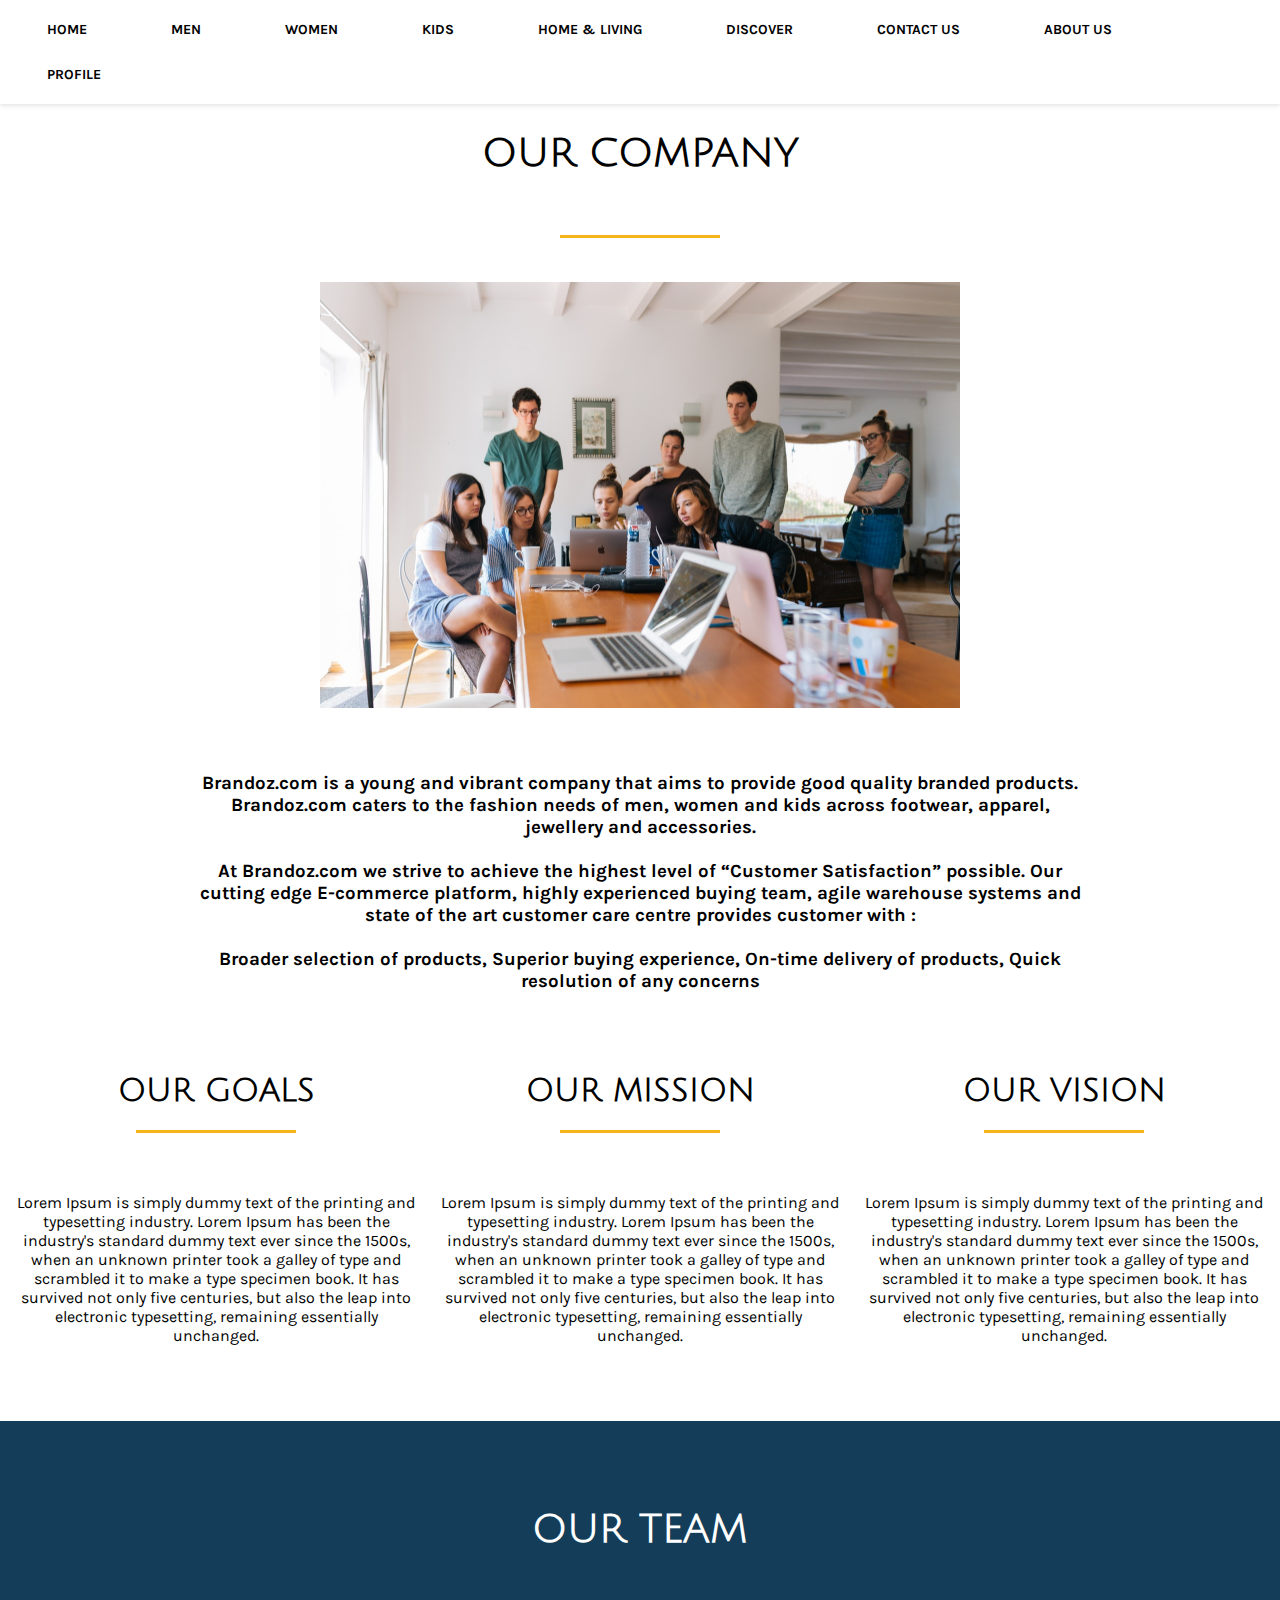
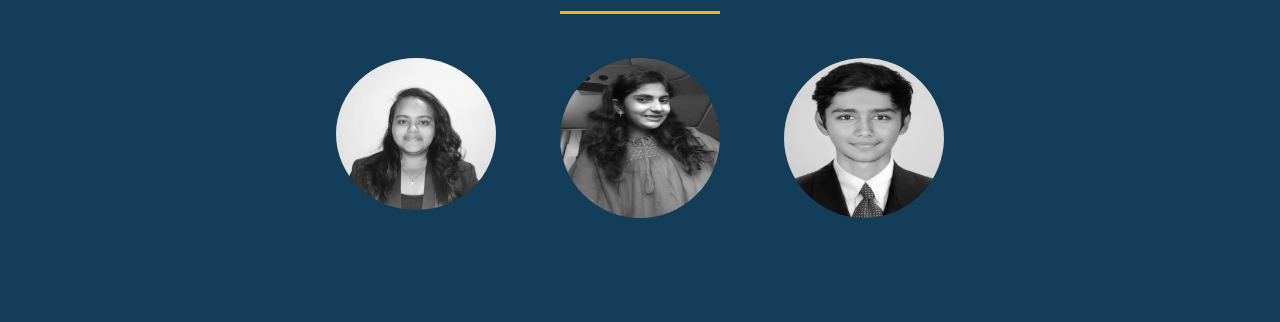
<file: about.html>
<!DOCTYPE html>
<html>
<head>
	
	<meta charset="UTF-8">
	<title></title>
	<link rel="stylesheet" type="text/css" href="css/about-style.css">
	<link href="https://fonts.googleapis.com/css?family=Julius+Sans+One&display=swap" rel="stylesheet">
	<style type="text/css">
		
.wrap{
	margin:0px;
	padding: 0px;
	width: 100%;
	box-shadow: 0px 2px 4px 0px rgba(0,0,0,0.1);

}

.menu{
	background-color: #fff;
	width: 100%;
	position: relative;	
}
.menu ul{
	list-style: none;
	margin: 0px;
	padding: 7px;
}

.menu ul li{
	display: inline-block;
}

.menu ul li a{
	display: block;
	line-height: 45px; 
	color: #000;
	font-size: 14px;
	font-weight: bold;
	padding: 0px 40px;
	text-decoration: none; 
	transition: all ease 0.5s;
}

.menu ul li:hover > a{
	color: #333;
}


.menu ul li:hover .mega-menu-1{
	visibility: visible;
	opacity: 1;
	margin-top: 0; 
}

.menu ul li:hover .mega-menu-2{
	visibility: visible;
	opacity: 1;
	margin-top: 0; 
}

.menu ul li:hover .mega-menu-3{
	visibility: visible;
	opacity: 1;
	margin-top: 0; 
}

.menu ul li:hover .mega-menu-4{
	visibility: visible;
	opacity: 1;
	margin-top: 0; 
}

.menu ul li:hover .mega-menu-5{
	visibility: visible;
	opacity: 1;
	margin-top: 0; 
}

.menu ul li:hover .mega-menu-6{
	visibility: visible;
	opacity: 1;
	margin-top: 0; 
}


.mega-menu-1{
	position: absolute;
	top: 105%;
	left: 150px;
	right: 150px;
	background-color: #fff;
	
	visibility: hidden;
	opacity: 0;
	transition: all ease 0.5s;
	margin-top: 20px;
	box-shadow: 0px 2px 4px 0px rgba(0,0,0,0.1);
}

.mega-menu-2{
	position: absolute;
	top: 105%;
	left: 150px;
	right: 150px;
	background-color: #fff;
	
	visibility: hidden;
	opacity: 0;
	transition: all ease 0.5s;
	margin-top: 20px;
	box-shadow: 0px 2px 4px 0px rgba(0,0,0,0.1);
}

.mega-menu-3{
	position: absolute;
	top: 105%;
	left: 150px;
	right: 150px;
	background-color: #fff;
	
	visibility: hidden;
	opacity: 0;
	transition: all ease 0.5s;
	margin-top: 20px;
	box-shadow: 0px 2px 4px 0px rgba(0,0,0,0.1);
}

.mega-menu-4{
	position: absolute;
	top: 105%;
	left: 150px;
	right: 150px;
	background-color: #fff;
	
	visibility: hidden;
	opacity: 0;
	transition: all ease 0.5s;
	margin-top: 20px;
	box-shadow: 0px 2px 4px 0px rgba(0,0,0,0.1);
}

.mega-menu-5{
	position: absolute;
	top: 105%;
	left: 150px;
	right: 150px;
	background-color: #fff;
	
	visibility: hidden;
	opacity: 0;
	transition: all ease 0.5s;
	margin-top: 20px;
	box-shadow: 0px 2px 4px 0px rgba(0,0,0,0.1);
}

.mega-menu-6{
	position: absolute;
	top: 105%;
	left: 150px;
	right: 150px;
	background-color: #fff;
	
	visibility: hidden;
	opacity: 0;
	transition: all ease 0.5s;
	margin-top: 20px;
	box-shadow: 0px 2px 4px 0px rgba(0,0,0,0.1);
}


.mega-menu-1 .mega-column-1{
	float: left;
	width: 15%;
	padding: 25px;
}

.mega-menu-2 .mega-column-2{
	float: left;
	width: 15%;
	padding: 25px;
}

.mega-menu-3 .mega-column-3{
	float: left;
	width: 15%;
	padding: 25px;
}

.mega-menu-4 .mega-column-4{
	float: left;
	width: 15%;
	padding: 25px;
}

.mega-menu-5 .mega-column-5{
	float: left;
	width: 15%;
	padding: 25px;
}

.mega-menu-6 .mega-column-6{
	float: left;
	width: 15%;
	padding: 25px;
}

.mega-menu-1 .mega-column-1 h3{
	color: #ee5f73;
	font-size: 14px;
	margin: 0 0 10px 0;
}

.mega-menu-2 .mega-column-2 h3{
	color: #fb56c1;
	font-size: 14px;
	margin: 0 0 10px 0;
}

.mega-menu-3 .mega-column-3 h3{
	color: #f26a10;
	font-size: 14px;
	margin: 0 0 10px 0;
}

.mega-menu-4 .mega-column-4 h3{
	color: #f2c210;
	font-size: 14px;
	margin: 0 0 10px 0;
}

.mega-menu-5 .mega-column-5 h3{
	color: #0db7af;
	font-size: 14px;
	margin: 0 0 10px 0;
}

.mega-menu-6 .mega-column-6 h3{
	color: #ff3f6c;
	font-size: 14px;
	margin: 0 0 10px 0;
}



.mega-menu-1 .mega-column-1 p{
	margin: 0px 0px 5px 0px;
}

.mega-menu-2 .mega-column-2 p{
	margin: 0px 0px 5px 0px;
}

.mega-menu-3 .mega-column-3 p{
	margin: 0px 0px 5px 0px;
}

.mega-menu-4 .mega-column-4 p{
	margin: 0px 0px 5px 0px;
}

.mega-menu-5 .mega-column-5 p{
	margin: 0px 0px 5px 0px;
}

.mega-menu-6 .mega-column-6 p{
	margin: 0px 0px 5px 0px;
}


.mega-menu-1 .mega-column-1 p a{
	color: #333;
	font-weight: normal;
	line-height: 20px;
	padding: 0px; 
}

.mega-menu-2 .mega-column-2 p a{
	color: #333;
	font-weight: normal;
	line-height: 20px;
	padding: 0px; 
}
.mega-menu-3 .mega-column-3 p a{
	color: #333;
	font-weight: normal;
	line-height: 20px;
	padding: 0px; 
}
.mega-menu-4 .mega-column-4 p a{
	color: #333;
	font-weight: normal;
	line-height: 20px;
	padding: 0px; 
}
.mega-menu-5 .mega-column-5 p a{
	color: #333;
	font-weight: normal;
	line-height: 20px;
	padding: 0px; 
}

.mega-menu-6 .mega-column-6 p a{
	color: #333;
	font-weight: normal;
	line-height: 20px;
	padding: 0px; 
}

.mega-menu-1 .mega-column-1 p a:hover{
 	text-shadow: -0.25px -0.25px 0 #000, 0.25px 0.25px #000; 
}

.mega-menu-2 .mega-column-2 p a:hover{
 	text-shadow: -0.25px -0.25px 0 #000, 0.25px 0.25px #000; 
}
	
.mega-menu-3 .mega-column-3 p a:hover{
 	text-shadow: -0.25px -0.25px 0 #000, 0.25px 0.25px #000; 
}
	
.mega-menu-4 .mega-column-4 p a:hover{
 	text-shadow: -0.25px -0.25px 0 #000, 0.25px 0.25px #000; 
}

.mega-menu-5 .mega-column-5 p a:hover{
 	text-shadow: -0.25px -0.25px 0 #000, 0.25px 0.25px #000; 
}


.mega-menu-6 .mega-column-6 p a:hover{
 	text-shadow: -0.25px -0.25px 0 #000, 0.25px 0.25px #000; 
}

button{
 padding:10px;
 border:1px solid #DCDCDC;
 background-color: #fff;
 font-weight: bold;
 color: #ff3f6c;
 outline: none;
 border-radius: 2px;

}

button:hover{
border-color: #ff3f6c;
}


</style>

</head>
<body>

<!----mega-menu---->

<div class="wrap">
		<div class="menu">
			<ul>
				<li><a href="index.html">HOME</a></li>
				<li><a href="men.html">MEN</a>
					<div class="mega-menu-1">
						<div class="mega-column-1">
							<h3>Topwear</h3>
							<p><a href="#">T-Shirts</a></p>
							<p><a href="#">Casual Shirts</a></p>
							<p><a href="#">Formal Shirts</a></p>
							<p><a href="#">Sweatshirts</a></p>
							<p><a href="#">Sweaters</a></p>
							<p><a href="#">Jackets</a></p>
							<p><a href="#">Blazers & Coats</a></p>
							<p><a href="#">Suits</a></p>
							<p><a href="#">Rain Jackets</a></p>
							<br>
							<hr>
							<br>
							<h3>Indian & Festive Wear</h3>
							<p><a href="#">Kurtas & Kurta Sets</a></p>
							<p><a href="#">Sherwanis</a></p>
							<p><a href="#">Nehru Jackets</a></p>
							<p><a href="#">Dhotis</a></p>
						</div>
						<div class="mega-column-1">
							<h3>Bottomwear</h3>
							<p><a href="#">Jeans</a></p>
							<p><a href="#">Casual Trousers</a></p>
							<p><a href="#">Formal Trousers</a></p>
							<p><a href="#">Shorts</a></p>
							<p><a href="#">Track Pants & Joggers</a></p>
							<br>
							<hr>
							<br>
							<h3>Innerwear & Sleepwear</h3>
							<p><a href="#">Briefs & Trunks</a></p>
							<p><a href="#">Boxers</a></p>
							<p><a href="#">Vests</a></p>
							<p><a href="#">Sleepwear & Loungewear</a></p>
							<p><a href="#">Thermals</a></p>
							<br>
							<hr>
							<br>
							<h3>Plus Size</h3>
						</div>
						<div class="mega-column-1">
							<h3>Footwear</h3>
							<p><a href="#">Casual Shoes</a></p>
							<p><a href="#">Sports Shoes</a></p>
							<p><a href="#">Formal Shoes</a></p>
							<p><a href="#">Sneakers</a></p>
							<p><a href="#">Sandals & Floaters</a></p>
							<p><a href="#">Flip Flops</a></p>
							<p><a href="#">Socks</a></p>
							<br>
							<h3>Personal Care & Grooming</h3>
							<br>
							<h3>Sunglasses & Frames</h3>
							<br>
							<h3>Watches</h3>
						</div>
						<div class="mega-column-1">
							<h3>Sports & Active Wear</h3>
							<p><a href="#">Sports Shoes</a></p>
							<p><a href="#">Sports Sandals</a></p>
							<p><a href="#">Active T-Shirts</a></p>
							<p><a href="#">Track Pants & Shorts</a></p>
							<p><a href="#">Tracksuits</a></p>
							<p><a href="#">Jackets & Sweatshirts</a></p>
							<p><a href="#">Sports Accessories</a></p>
							<p><a href="#">Swimwear</a></p>
							<br>
							<hr>
							<br>
							<h3>Gadgets</h3>
							<p><a href="#">Smart Wearables</a></p>
							<p><a href="#">Fitness Gadgets</a></p>
							<p><a href="#">Headphones</a></p>
							<p><a href="#">Speakers</a></p>
						</div>
						<div class="mega-column-1">
							<h3>Fashion Accessories</h3>
							<p><a href="#">Wallets</a></p>
							<p><a href="#">Belts</a></p>
							<p><a href="#">Perfumes & Body Mists</a></p>
							<p><a href="#">Trimmers</a></p>
							<p><a href="#">Deodorants</a></p>
							<p><a href="#">Ties, Cufflinks & Pocket Squares</a></p>
							<p><a href="#">Accessory Gift Sets</a></p>
							<p><a href="#">Caps & Hats</a></p>
							<p><a href="#">Mufflers, Scarves & Gloves</a></p>
							<p><a href="#">Phone Cases</a></p>
							<p><a href="#">Rings & Wristwear</a></p>
							<p><a href="#">Helmets</a></p>
							<br>
							<h3>Bags & Backpacks</h3>
							<br>
							<h3>Luggages & Trolleys</h3>
						</div>
						<div class="clearfix"></div>
					</div>
				</li>
				<li><a href="women.html">WOMEN</a>
					<div class="mega-menu-2">
						<div class="mega-column-2">
							<h3>Indian & Fusion Wear</h3>
							<p><a href="#">Kurtas & Suits</a></p>
							<p><a href="#">Kurtis, Tunics & Tops</a></p>
							<p><a href="#">Ethnic Dresses</a></p>
							<p><a href="#">Leggings, Salwars & Churidars</a></p>
							<p><a href="#">Skirts & Palazzos</a></p>
							<p><a href="#">Sarees & Blouses</a></p>
							<p><a href="#">Dress Materials</a></p>
							<p><a href="#">Lehenga Cholis</a></p>
							<p><a href="#">Dupattas & Shawls</a></p>
							<p><a href="#">Jackets & Waistcoats</a></p>
							<br>
							<hr>
							<br>
							<h3>Belts, Scarves & More</h3>
							<br>
							<h3>Watches & Wearables</h3>
						</div>
						<div class="mega-column-2">
							<h3>Western Wear</h3>
							<p><a href="#">Dresses & Jumpsuits</a></p>
							<p><a href="#">Tops</a></p>
							<p><a href="#">T-Shirts</a></p>
							<p><a href="#">Shirts</a></p>
							<p><a href="#">Jeans & Jeggings</a></p>
							<p><a href="#">Trousers & Capris</a></p>
							<p><a href="#">Shorts & Skirts</a></p>
							<p><a href="#">Shrugs</a></p>
							<p><a href="#">Sweaters & Sweatshirts</a></p>
							<p><a href="#">Jackets & Waistcoats</a></p>
							<p><a href="#">Coats & Blazers</a></p>
							<br>
							<hr>
							<br>
							<h3>Sunglasses & Frames</h3>
						</div>
						<div class="mega-column-2">
							<h3>Footwear</h3>
							<p><a href="#">Flats</a></p>
							<p><a href="#">Casual Shoes</a></p>
							<p><a href="#">Heels</a></p>
							<p><a href="#">Boots</a></p>
							<p><a href="#">Sports Shoes & Floaters</a></p>
							<br>
							<hr>
							<br>
							<h3>Sports & Active Wear</h3>
							<p><a href="#">Clothing</a></p>
							<p><a href="#">Footwear</a></p>
							<p><a href="#">Sports Accessories</a></p>
							<p><a href="#">Sports Equipment</a></p>
						</div>
						<div class="mega-column-2">
							<h3>Lingerie & Sleepwear</h3>
							<p><a href="#">Bras & Lingerie Sets</a></p>
							<p><a href="#">Briefs</a></p>
							<p><a href="#">Shapewear</a></p>
							<p><a href="#">Sleepwear & Loungewear</a></p>
							<p><a href="#">Swimwear</a></p>
							<p><a href="#">Camisoles & Thermals</a></p>
							<br>
							<hr>
							<br>
							<h3>Beauty & Personal Care</h3>
							<p><a href="#">Makeup</a></p>
							<p><a href="#">Skincare</a></p>
							<p><a href="#">Premium Beauty</a></p>
							<p><a href="#">Lipsticks</a></p>
							<p><a href="#">Fragrances</a></p>
						</div>
						<div class="mega-column-2">
							<h3>Gadgets</h3>
							<p><a href="#">Smart Wearables</a></p>
							<p><a href="#">Fitness Gadgets</a></p>
							<p><a href="#">Headphones</a></p>
							<p><a href="#">Speakers</a></p>
							<br>
							<hr>
							<br>
							<h3>Jewellery</h3>
							<p><a href="#">Fashion Jewellery</a></p>
							<p><a href="#">Fine Jewellery</a></p>
							<p><a href="#">Earrings</a></p>
							<br>
							<hr>
							<br>
							<h3>Backpacks</h3>
							<br>
							<h3>Handbags, Bags & Wallets</h3>
							<br>
							<h3>Luggages & Trolleys</h3>
						</div>
						<div class="clearfix"></div>
					</div>
				</li>
				<li><a href="kids.html">KIDS</a>
					<div class="mega-menu-3">
						<div class="mega-column-3">
							<h3>Boys Clothing</h3>
							<p><a href="#">T-Shirts</a></p>
							<p><a href="#">Shirts</a></p>
							<p><a href="#">Shorts</a></p>
							<p><a href="#">Jeans</a></p>
							<p><a href="#">Trousers</a></p>
							<p><a href="#">Clothing Sets</a></p>
							<p><a href="#">Ethnic Wear</a></p>
							<p><a href="#">Track Pants & Pyjamas</a></p>
							<p><a href="#">Jacket, Sweater & Sweatshirts</a></p>
							<p><a href="#">Innerwear & Sleepwear</a></p>
						</div>
						<div class="mega-column-3">
							<h3>Girls Clothing</h3>
							<p><a href="#">Dresses</a></p>
							<p><a href="#">Tops</a></p>
							<p><a href="#">T-shirts</a></p>
							<p><a href="#">Clothing Sets</a></p>
							<p><a href="#">Ethnic wear</a></p>
							<p><a href="#">Dungarees & Jumpsuits</a></p>
							<p><a href="#">Skirts & shorts</a></p>
							<p><a href="#">Tights & Leggings</a></p>
							<p><a href="#">Jeans, Trousers & Capris</a></p>
							<p><a href="#">Jacket, Sweater & Sweatshirts</a></p>
							<p><a href="#">Innerwear & Sleepwear</a></p>
						</div>
						<div class="mega-column-3">
							<h3>Boys Footwear</h3>
							<p><a href="#">Casual Shoes</a></p>
							<p><a href="#">Sports Shoes</a></p>
							<p><a href="#">Sandals</a></p>
							<p><a href="#">Flip flops</a></p>
							<p><a href="#">School Shoes</a></p>
							<br>
							<hr>
							<br>
							<h3>Girls Footwear</h3>
							<p><a href="#">Flats</a></p>
							<p><a href="#">Casual Shoes</a></p>
							<p><a href="#">Heels</a></p>
							<p><a href="#">Flip flops</a></p>
							<p><a href="#">Sandals</a></p>
							<p><a href="#">School Shoes</a></p>
						</div>
						<div class="mega-column-3">
							<h3>Infants</h3>
							<p><a href="#">Rompers & Onesies</a></p>
							<p><a href="#">Clothing Sets</a></p>
							<p><a href="#">Tshirts & Tops</a></p>
							<p><a href="#">Dresses</a></p>
							<p><a href="#">Bottom wear</a></p>
							<p><a href="#">Winter Wear</a></p>
							<p><a href="#">Innerwear & Sleepwear</a></p>
							<p><a href="#">Infants Accessories</a></p>
							<br>
							<hr>
							<br>
							<h3>Kids Accessories</h3>
							<p><a href="#">Bags & Backpacks</a></p>
							<p><a href="#">Watches</a></p>
							<p><a href="#">Jewellery & Hair Accessories</a></p>
							<p><a href="#">Eyewear</a></p>
							<br>
							<hr>
							<br>
							<h3>Home & Bath</h3>
						</div>
						<div class="mega-column-3">
							<h3>Brands</h3>
							<p><a href="#">United Colors of Benetton</a></p>
							<p><a href="#">Yk</a></p>
							<p><a href="#">U.S. Polo Assn. Kids</a></p>
							<p><a href="#">GAP Kids</a></p>
							<p><a href="#">Gini & Jony</a></p>
							<p><a href="#">Peppermint</a></p>
							<p><a href="#">next</a></p>
							<p><a href="#">Allen Solly Junior</a></p>
							<p><a href="#">Nike</a></p>
							<p><a href="#">Pepe Jeans</a></p>
							<p><a href="#">H&M</a></p>
						</div>
						<div class="clearfix"></div>
					</div>
				</li>
				<li><a href="h&l.html">HOME & LIVING</a>
					<div class="mega-menu-4">
						<div class="mega-column-4">
							<h3>Bed Linen & Furnishing</h3>
							<p><a href="#">Bedsheets</a></p>
							<p><a href="#">Bedding Sets</a></p>
							<p><a href="#">Blankets, Quilts & Dohars</a></p>
							<p><a href="#">Pillows & Pillow Covers</a></p>
							<p><a href="#">Bed Covers</a></p>
							<br>
							<hr>
							<br>
							<h3>Flooring</h3>
							<p><a href="#">Carpets</a></p>
							<p><a href="#">Floor Mats & Dhurries</a></p>
							<p><a href="#">Door Mats</a></p>
						</div>
						<div class="mega-column-4">
							<h3>Bath</h3>
							<p><a href="#">Bath Towels</a></p>
							<p><a href="#">Hand & Face Towels</a></p>
							<p><a href="#">Beach Towels</a></p>
							<p><a href="#">Towels Set</a></p>
							<p><a href="#">Bath Rugs</a></p>
							<p><a href="#">Bath Robes</a></p>
							<p><a href="#">Bathroom Accessories</a></p>
							<br>
							<hr>
							<br>
							<h3>Lamps & Lighting</h3>
							<p><a href="#">Floor Lamps</a></p>
							<p><a href="#">Table Lamps</a></p>
							<p><a href="#">Wall Lamps</a></p>
						</div>
						<div class="mega-column-4">
							<h3>Home Décor</h3>
							<p><a href="#">Plants & Planters</a></p>
							<p><a href="#">Aromas & Candles</a></p>
							<p><a href="#">Clocks</a></p>
							<p><a href="#">Mirrors</a></p>
							<p><a href="#">Wall Décor</a></p>
							<p><a href="#">Wall Shelves</a></p>
							<p><a href="#">Fountains</a></p>
							<p><a href="#">Showpieces & Vases</a></p>
							<br>
							<h3>Cushions & Cushion Covers</h3>
							<br>
							<h3>Curtains</h3>
						</div>
						<div class="mega-column-4">
							<h3>Kitchen & Table</h3>
							<p><a href="#">Tableware & Serveware</a></p>
							<p><a href="#">Bar & Drinkware2</a></p>
							<p><a href="#">Cookware & Kitchen Tools</a></p>
							<p><a href="#">Kitchen Storage</a></p>
							<p><a href="#">Table Covers & Furnishings</a></p>
							<br>
							<hr>
							<br>
							<h3>Storage</h3>
							<p><a href="#">Organisers</a></p>
							<p><a href="#">Hooks & Holders</a></p>
						</div>
						<div class="mega-column-4">
							<h3>Brands</h3>
							<p><a href="#">Bombay Dyeing</a></p>
							<p><a href="#">Spaces</a></p>
							<p><a href="#">D'Decor</a></p>
							<p><a href="#">Portico New York</a></p>
							<p><a href="#">Pure Home & Living</a></p>
							<p><a href="#">Swayam</a></p>
							<p><a href="#">Raymond Home</a></p>
							<p><a href="#">Maspar</a></p>
							<p><a href="#">Corelle</a></p>
							<p><a href="#">Trident</a></p>
							<p><a href="#">Cortina</a></p>
							<p><a href="#">Story@Home</a></p>
							<p><a href="#">Random</a></p>
							<p><a href="#">Home Sparkle</a></p>
							<p><a href="#">ROMEE</a></p>
							<p><a href="#">SEJ by Nisha Gupta</a></p>
						</div>
						<div class="clearfix"></div>
					</div>
				</li>
				<li><a href="discover.html">DISCOVER</a>
					<div class="mega-menu-5">
						<div class="mega-column-5">
							<h3>Brands For Him</h3>
							<p><a href="#">H&M</a></p>
							<p><a href="#">Roadster</a></p>
							<p><a href="#">United Colors of Benetton</a></p>
							<p><a href="#">Nike</a></p>
							<p><a href="#">Adidas</a></p>
							<p><a href="#">GAP</a></p>
							<p><a href="#">Levis</a></p>
							<p><a href="#">Tommy Hilfiger</a></p>
							<p><a href="#">Marks & Spencer</a></p>
							<p><a href="#">Louis Philippe</a></p>
							<p><a href="#">Wildcraft</a></p>
							<p><a href="#">Puma</a></p>
							<p><a href="#">Blackberry</a></p>
							<p><a href="#">INVICTUS</a></p>
							<p><a href="#">WROGN</a></p>
							<p><a href="#">HRX by Hrithik Roshan</a></p>
							<p><a href="#">House Of Pataudi</a></p>
						</div>
						<div class="mega-column-5">
							<h3>Brands For Her</h3>
							<p><a href="#">H&M</a></p>
							<p><a href="#">W</a></p>
							<p><a href="#">Forever21</a></p>
							<p><a href="#">Marks & Spencer</a></p>
							<p><a href="#">Dorothy Perkins</a></p>
							<p><a href="#">Mango</a></p>
							<p><a href="#">Hidesign</a></p>
							<p><a href="#">Catwalk</a></p>
							<p><a href="#">MAC</a></p>
							<p><a href="#">Pretty Secrets</a></p>
							<p><a href="#">Accessorize</a></p>
							<p><a href="#">Only</a></p>
							<p><a href="#">Arrow</a></p>
							<p><a href="#">Anouk</a></p>
							<p><a href="#">all about you</a></p>
							<p><a href="#">House Of Pataudi</a></p>
						</div>
						<div class="mega-column-5">
							<h3>Trends For Him</h3>
							<p><a href="#">Denim Destinations</a></p>
							<p><a href="#">Athleisure</a></p>
							<p><a href="#">Military Inspiration</a></p>
							<p><a href="#">Monochrome</a></p>
							<p><a href="#">Street</a></p>
							<br>
							<hr>
							<br>
							<h3>Trends For Her</h3>
							<p><a href="#">Retro</a></p>
							<p><a href="#">Indi</a></p>
							<p><a href="#">Soft Romantic</a></p>
							<p><a href="#">Summer Pastels</a></p>
							<p><a href="#">Denim Destinations</a></p>
						</div>
						<div class="mega-column-5">
							<h3>Premium For Him</h3>
							<p><a href="#">American Eagle</a></p>
							<p><a href="#">Superdry</a></p>
							<p><a href="#">Lacoste</a></p>
							<p><a href="#">Polo Ralph Lauren</a></p>
							<p><a href="#">Calvin Klein</a></p>
							<br>
							<hr>
							<br>
							<h3>Premium For Her</h3>
							<p><a href="#">Forever New</a></p>
							<p><a href="#">Aldo</a></p>
							<p><a href="#">Guess</a></p>
							<p><a href="#">Bobbi Brown</a></p>
							<p><a href="#">Swarovski</a></p>
						</div>
						<div class="mega-column-5">
							<h3>Brandoz Benefits</h3>
							<p><a href="#">Brandoz Insider</a></p>
							<p><a href="#">Try & Buy</a></p>
							<p><a href="#">Easy Returns & Exchanges</a></p>
							<p><a href="#">Customer Care</a></p>
							<p><a href="#">Quick Guide</a></p>
							<p><a href="#">Gift Card</a></p>
							<br>
							<hr>
							<br>
							<h3>Contest</h3>
							<p><a href="#">Brandoz Fashion Superstar</a></p>
						</div>
						<div class="clearfix"></div>
					</div>
				</li>
				<li><a href="contact.html">CONTACT US</a></li>
				<li><a href="about.html">ABOUT US</a></li>
				<li><a href="#">PROFILE</a>
					<div class="mega-menu-6">
						<div class="mega-column-6">
							<h3>Welcome</h3>
							<p>To access account and manage orders</p>
							<br>
							<button>SIGN UP</button>
							<button>LOG IN</button>
							<br>
							<br>
							<hr>
							<br>
							<p><a href="#">Orders</a></p>
							<p><a href="#">Wishlist</a></p>
							<p><a href="#">Gift Cards</a></p>
							<p><a href="#">Customer Care</a></p>
							<p><a href="#">Contact Us</a></p>
							<p><a href="#">Brandoz Insider</a></p>
							<br>
							<hr>
							<br>
							<p><a href="#">Brandoz Credit</a></p>
							<p><a href="#">PhonePe Wallet</a></p>
							<p><a href="#">Coupons</a></p>
							<p><a href="#">Saved Cards</a></p>
							<p><a href="#">Saved Addresses</a></p>
						</div>
						<div class="mega-column-6">
							<h3>My Account</h3>
							<p><a href="#">My Profile</a></p>
							<p><a href="#">Supercoin Zone</a></p>
							<p><a href="#">Brandoz Plus Zone</a></p>
							<p><a href="#">My Chats</a></p>
							<p><a href="#">Notification</a></p>
						</div>
						<div class="mega-column-6">
							<h3>Your Lists</h3>
							<p><a href="#">Create a List</a></p>
							<p><a href="#">Find a Gift</a></p>
							<p><a href="#">Save Items from the Web</a></p>
							<p><a href="#">Wedding Registry</a></p>
							<p><a href="#">Baby Registry</a></p>
							<p><a href="#">Friends & Family Gifting</a></p>
							<p><a href="#">BrandozSmile Charity Lists</a></p>
							<p><a href="#">Pantry Lists</a></p>
							<p><a href="#">Your Hearts</a></p>
							<p><a href="#">Explore Idea Lists</a></p>
							<p><a href="#">Explore Showroom</a></p>
							<p><a href="#">Take the Home Style Quiz</a></p>
						</div>
						<div class="mega-column-6">
							<h3>More</h3>
							<p><a href="#">Notification Preferences</a></p>
							<p><a href="#">Sell on Brandoz</a></p>
							<p><a href="#">24x7 Customer Care</a></p>
							<p><a href="#">Advertise</a></p>
						</div>
						<div class="mega-column-6">
							<p>Enjoy the hassle-free experience as you shop comfortably from your home or your workplace. You can also shop for your friends, family and loved-ones and available our gift services for special occasions.</p>
							<br>
							<hr>
							<br>
							<button>LOG OUT</button>
						</div>
						<div class="clearfix"></div>
					</div>
				</li>
			</ul>
		</div>	
	</div>

<!--end mega-menu-->

<div class="abc">
<div class="company-section">
	<h1 style="font-family: 'Julius Sans One', sans-serif;">Our Company</h1>
	<div class="cr" align="center">
	<span class="border"></span>
	</div>
	
	<div class="cr" align="center" style="margin-bottom: 60px;">
	<img src="img/company-1.jpg" height="426px" width="640px">
</div>
	
	<div class="cr" align="center">
	<h3>Brandoz.com is a young and vibrant company that aims to provide good quality branded products. Brandoz.com caters to the fashion needs of men, women and kids across footwear, apparel, jewellery and accessories.

		<br>
		<br>

At Brandoz.com we strive to achieve the highest level of “Customer Satisfaction” possible. Our cutting edge E-commerce platform, highly experienced buying team, agile warehouse systems and state of the art customer care centre provides customer with :

<br>
<br>
Broader selection of products, Superior buying experience, On-time delivery of products, Quick resolution of any concerns</h3>
</div>
</div>


<div class="cr" align="center">
	<div class="content-box">
		<div class="row-3">
			<h1 style="font-family: 'Julius Sans One', sans-serif;">OUR GOALS</h1>
			<span class="border"></span>
			<p>Lorem Ipsum is simply dummy text of the printing and typesetting industry. Lorem Ipsum has been the industry's standard dummy text ever since the 1500s, when an unknown printer took a galley of type and scrambled it to make a type specimen book. It has survived not only five centuries, but also the leap into electronic typesetting, remaining essentially unchanged.</p>
		</div>
	</div>
	<div class="content-box">
	<div class="row-4">
			<h1 style="font-family: 'Julius Sans One', sans-serif;">OUR MISSION</h1>
			<span class="border"></span>
			<p>Lorem Ipsum is simply dummy text of the printing and typesetting industry. Lorem Ipsum has been the industry's standard dummy text ever since the 1500s, when an unknown printer took a galley of type and scrambled it to make a type specimen book. It has survived not only five centuries, but also the leap into electronic typesetting, remaining essentially unchanged.</p>
		</div>
	</div>
	<div class="content-box">
	<div class="row-5">
			<h1 style="font-family: 'Julius Sans One', sans-serif;">OUR VISION</h1>
			<span class="border"></span>
			<p>Lorem Ipsum is simply dummy text of the printing and typesetting industry. Lorem Ipsum has been the industry's standard dummy text ever since the 1500s, when an unknown printer took a galley of type and scrambled it to make a type specimen book. It has survived not only five centuries, but also the leap into electronic typesetting, remaining essentially unchanged.</p>
		</div>
	</div>
</div>




<div class="team-section">
		<h1 style="font-family: 'Julius Sans One', sans-serif;">Our Team</h1>
		<span class="border"></span>
		<div class="photo-section">
			<a href="#p1"><img src="home-img/anjali.jpeg" alt="Anjali" width="100%" height="95%"></a>
			<a href="#p2"><img src="home-img/honey.jpeg" alt="Honey" width="100%" height="100%"></a>
			<a href="#p3"><img src="home-img/rahul.jpeg" alt="Rahul" width="100%" height="100%"></a>
		</div>
		<div class="content">
			<div class="section" id="p1"> 
			<span class="name">Anjali Shukla</span>
			<div class="cr" align="center">
			<span class="border"></span>
			</div>
				<p>Lorem Ipsum is simply dummy text of the printing and typesetting industry. Lorem Ipsum has been the industry's standard dummy text ever since the 1500s, when an unknown printer took a galley of type and scrambled it to make a type specimen book. It has survived not only five centuries, but also the leap into electronic typesetting, remaining essentially unchanged.</p>
			</div>
			
			<div class="section" id="p2"> 
			<span class="name">Honey Khadawala</span>
			<div class="cr" align="center">
			<span class="border"></span>
			</div>
				<p>Lorem Ipsum is simply dummy text of the printing and typesetting industry. Lorem Ipsum has been the industry's standard dummy text ever since the 1500s, when an unknown printer took a galley of type and scrambled it to make a type specimen book. It has survived not only five centuries, but also the leap into electronic typesetting, remaining essentially unchanged.</p>
			</div>
			
			<div class="section" id="p3"> 
			<span class="name">Rahul Thakkar</span>
			<div class="cr" align="center">
			<span class="border"></span>
			</div>
				<p>Lorem Ipsum is simply dummy text of the printing and typesetting industry. Lorem Ipsum has been the industry's standard dummy text ever since the 1500s, when an unknown printer took a galley of type and scrambled it to make a type specimen book. It has survived not only five centuries, but also the leap into electronic typesetting, remaining essentially unchanged.</p>
			</div>
			</div>
	</div>
</div>




</body>
</html>
</file>
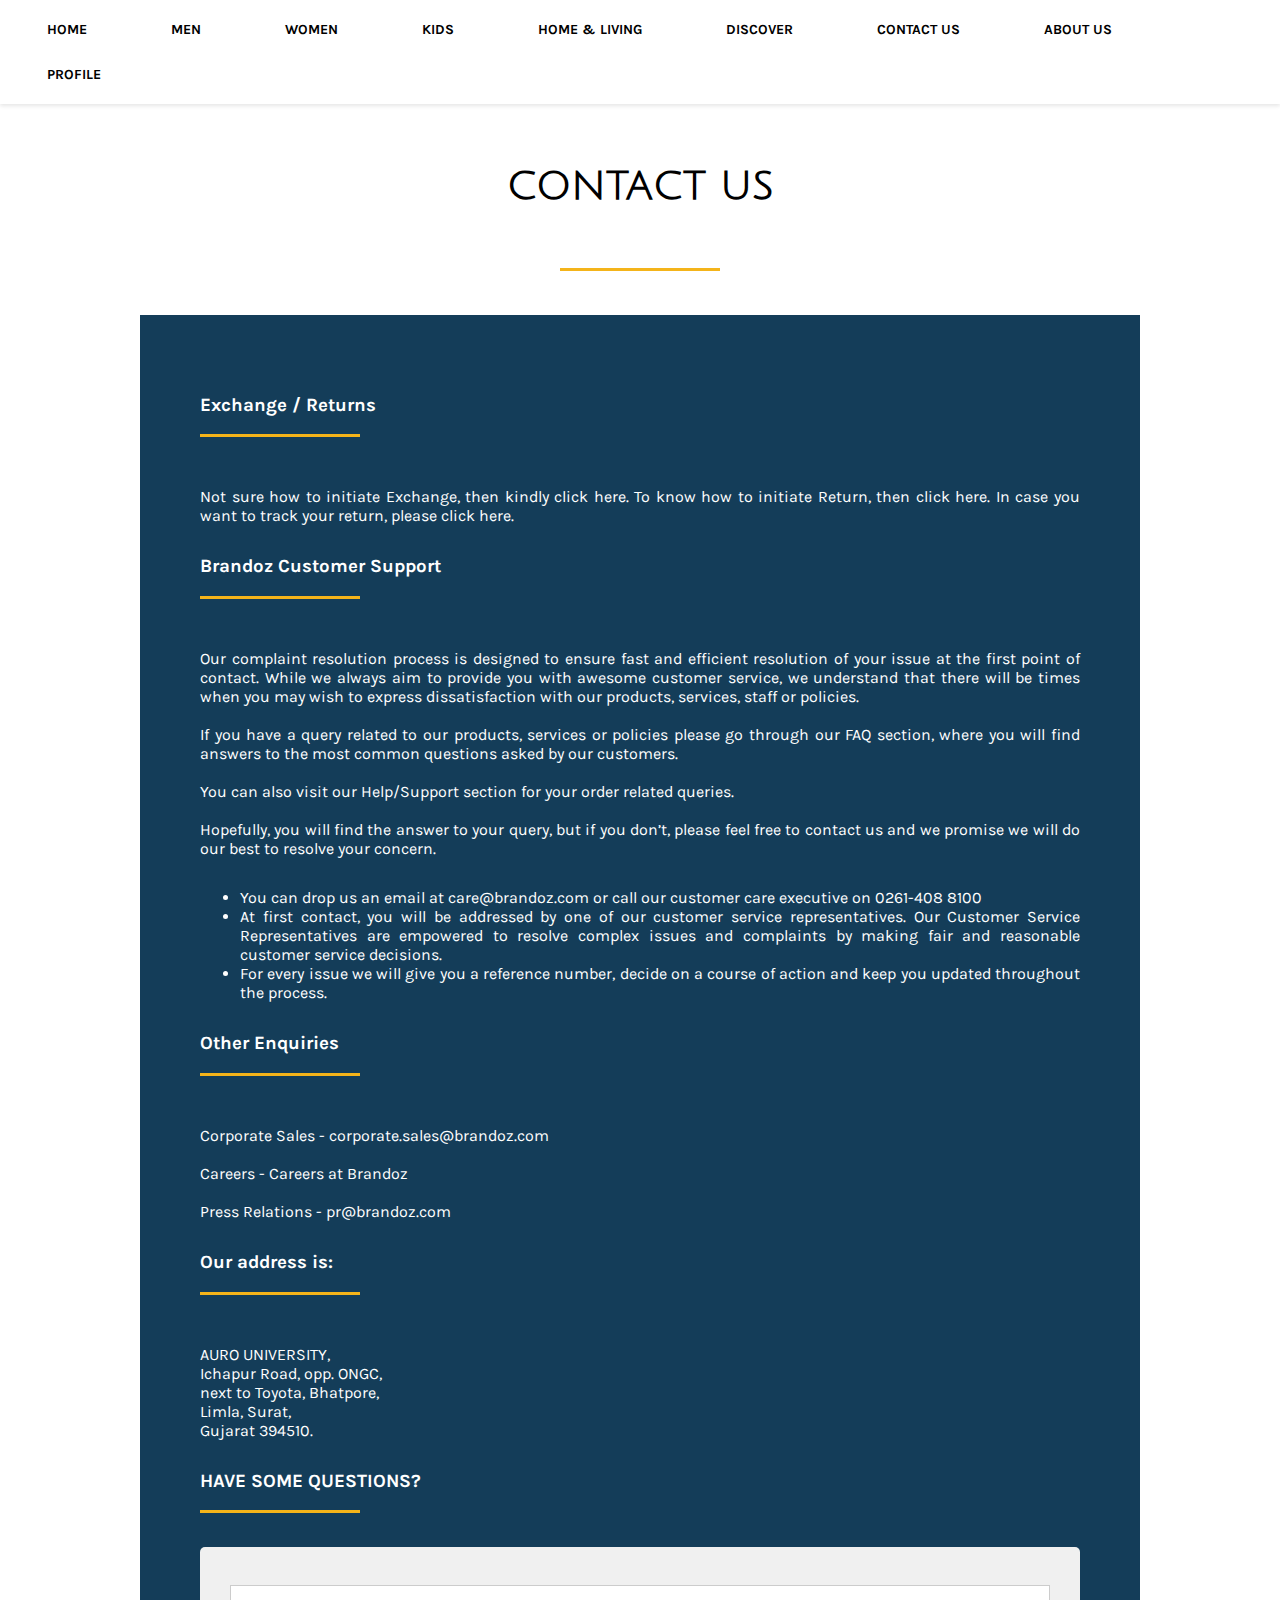
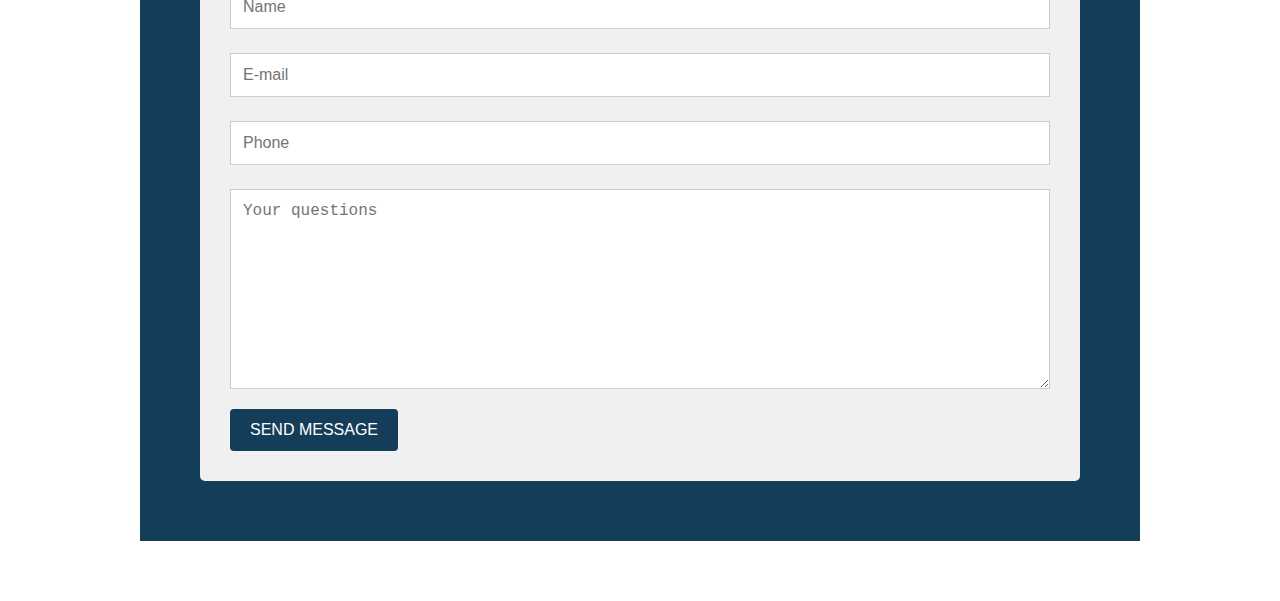
<file: contact.html>
<!DOCTYPE html>
<html>
<head>
	<title></title>
	<link rel="stylesheet" type="text/css" href="css/contact-style.css">
	<link href="https://fonts.googleapis.com/css?family=Julius+Sans+One&display=swap" rel="stylesheet">
	<style type="text/css">
		
.wrap{
	margin:0px;
	padding: 0px;
	width: 100%;
	box-shadow: 0px 2px 4px 0px rgba(0,0,0,0.1);
}

.menu{
	background-color: #fff;
	width: 100%;
	position: relative;	
}
.menu ul{
	list-style: none;
	margin: 0px;
	padding: 7px;
}

.menu ul li{
	display: inline-block;
}

.menu ul li a{
	display: block;
	line-height: 45px; 
	color: #000;
	font-weight: bold;
	font-size: 14px;
	padding: 0px 40px;
	text-decoration: none; 
	transition: all ease 0.5s;
}

.menu ul li:hover > a{
	color: #333;
}


.menu ul li:hover .mega-menu-1{
	visibility: visible;
	opacity: 1;
	margin-top: 0; 
}

.menu ul li:hover .mega-menu-2{
	visibility: visible;
	opacity: 1;
	margin-top: 0; 
}

.menu ul li:hover .mega-menu-3{
	visibility: visible;
	opacity: 1;
	margin-top: 0; 
}

.menu ul li:hover .mega-menu-4{
	visibility: visible;
	opacity: 1;
	margin-top: 0; 
}

.menu ul li:hover .mega-menu-5{
	visibility: visible;
	opacity: 1;
	margin-top: 0; 
}

.menu ul li:hover .mega-menu-6{
	visibility: visible;
	opacity: 1;
	margin-top: 0; 
}


.mega-menu-1{
	position: absolute;
	top: 105%;
	left: 150px;
	right: 150px;
	background-color: #fff;
	
	visibility: hidden;
	opacity: 0;
	transition: all ease 0.5s;
	margin-top: 20px;
	box-shadow: 0px 2px 4px 0px rgba(0,0,0,0.1);
}

.mega-menu-2{
	position: absolute;
	top: 105%;
	left: 150px;
	right: 150px;
	background-color: #fff;
	
	visibility: hidden;
	opacity: 0;
	transition: all ease 0.5s;
	margin-top: 20px;
	box-shadow: 0px 2px 4px 0px rgba(0,0,0,0.1);
}

.mega-menu-3{
	position: absolute;
	top: 105%;
	left: 150px;
	right: 150px;
	background-color: #fff;
	
	visibility: hidden;
	opacity: 0;
	transition: all ease 0.5s;
	margin-top: 20px;
	box-shadow: 0px 2px 4px 0px rgba(0,0,0,0.1);
}

.mega-menu-4{
	position: absolute;
	top: 105%;
	left: 150px;
	right: 150px;
	background-color: #fff;
	
	visibility: hidden;
	opacity: 0;
	transition: all ease 0.5s;
	margin-top: 20px;
	box-shadow: 0px 2px 4px 0px rgba(0,0,0,0.1);
}

.mega-menu-5{
	position: absolute;
	top: 105%;
	left: 150px;
	right: 150px;
	background-color: #fff;
	
	visibility: hidden;
	opacity: 0;
	transition: all ease 0.5s;
	margin-top: 20px;
	box-shadow: 0px 2px 4px 0px rgba(0,0,0,0.1);
}

.mega-menu-6{
	position: absolute;
	top: 105%;
	left: 150px;
	right: 150px;
	background-color: #fff;
	
	visibility: hidden;
	opacity: 0;
	transition: all ease 0.5s;
	margin-top: 20px;
	box-shadow: 0px 2px 4px 0px rgba(0,0,0,0.1);
}


.mega-menu-1 .mega-column-1{
	float: left;
	width: 15%;
	padding: 25px;
}

.mega-menu-2 .mega-column-2{
	float: left;
	width: 15%;
	padding: 25px;
}

.mega-menu-3 .mega-column-3{
	float: left;
	width: 15%;
	padding: 25px;
}

.mega-menu-4 .mega-column-4{
	float: left;
	width: 15%;
	padding: 25px;
}

.mega-menu-5 .mega-column-5{
	float: left;
	width: 15%;
	padding: 25px;
}

.mega-menu-6 .mega-column-6{
	float: left;
	width: 15%;
	padding: 25px;
}

.mega-menu-1 .mega-column-1 h3{
	color: #ee5f73;
	font-size: 14px;
	margin: 0 0 10px 0;
}

.mega-menu-2 .mega-column-2 h3{
	color: #fb56c1;
	font-size: 14px;
	margin: 0 0 10px 0;
}

.mega-menu-3 .mega-column-3 h3{
	color: #f26a10;
	font-size: 14px;
	margin: 0 0 10px 0;
}

.mega-menu-4 .mega-column-4 h3{
	color: #f2c210;
	font-size: 14px;
	margin: 0 0 10px 0;
}

.mega-menu-5 .mega-column-5 h3{
	color: #0db7af;
	font-size: 14px;
	margin: 0 0 10px 0;
}

.mega-menu-6 .mega-column-6 h3{
	color: #ff3f6c;
	font-size: 14px;
	margin: 0 0 10px 0;
}



.mega-menu-1 .mega-column-1 p{
	margin: 0px 0px 5px 0px;
}

.mega-menu-2 .mega-column-2 p{
	margin: 0px 0px 5px 0px;
}

.mega-menu-3 .mega-column-3 p{
	margin: 0px 0px 5px 0px;
}

.mega-menu-4 .mega-column-4 p{
	margin: 0px 0px 5px 0px;
}

.mega-menu-5 .mega-column-5 p{
	margin: 0px 0px 5px 0px;
}

.mega-menu-6 .mega-column-6 p{
	margin: 0px 0px 5px 0px;
}


.mega-menu-1 .mega-column-1 p a{
	color: #333;
	font-weight: normal;
	line-height: 20px;
	padding: 0px; 
}

.mega-menu-2 .mega-column-2 p a{
	color: #333;
	font-weight: normal;
	line-height: 20px;
	padding: 0px; 
}
.mega-menu-3 .mega-column-3 p a{
	color: #333;
	font-weight: normal;
	line-height: 20px;
	padding: 0px; 
}
.mega-menu-4 .mega-column-4 p a{
	color: #333;
	font-weight: normal;
	line-height: 20px;
	padding: 0px; 
}
.mega-menu-5 .mega-column-5 p a{
	color: #333;
	font-weight: normal;
	line-height: 20px;
	padding: 0px; 
}

.mega-menu-6 .mega-column-6 p a{
	color: #333;
	font-weight: normal;
	line-height: 20px;
	padding: 0px; 
}

.mega-menu-1 .mega-column-1 p a:hover{
 	text-shadow: -0.25px -0.25px 0 #000, 0.25px 0.25px #000; 
}

.mega-menu-2 .mega-column-2 p a:hover{
 	text-shadow: -0.25px -0.25px 0 #000, 0.25px 0.25px #000; 
}
	
.mega-menu-3 .mega-column-3 p a:hover{
 	text-shadow: -0.25px -0.25px 0 #000, 0.25px 0.25px #000; 
}
	
.mega-menu-4 .mega-column-4 p a:hover{
 	text-shadow: -0.25px -0.25px 0 #000, 0.25px 0.25px #000; 
}

.mega-menu-5 .mega-column-5 p a:hover{
 	text-shadow: -0.25px -0.25px 0 #000, 0.25px 0.25px #000; 
}


.mega-menu-6 .mega-column-6 p a:hover{
 	text-shadow: -0.25px -0.25px 0 #000, 0.25px 0.25px #000; 
}

button{
 padding:10px;
 border:1px solid #DCDCDC;
 background-color: #fff;
 font-weight: bold;
 color: #ff3f6c;
 outline: none;
 border-radius: 2px;

}

button:hover{
border-color: #ff3f6c;
}

	</style>
</head>
<body>

	<div class="wrap">
		<div class="menu">
			<ul>
				<li><a href="index.html	">HOME</a></li>
				<li><a href="men.html">MEN</a>
					<div class="mega-menu-1">
						<div class="mega-column-1">
							<h3>Topwear</h3>
							<p><a href="#">T-Shirts</a></p>
							<p><a href="#">Casual Shirts</a></p>
							<p><a href="#">Formal Shirts</a></p>
							<p><a href="#">Sweatshirts</a></p>
							<p><a href="#">Sweaters</a></p>
							<p><a href="#">Jackets</a></p>
							<p><a href="#">Blazers & Coats</a></p>
							<p><a href="#">Suits</a></p>
							<p><a href="#">Rain Jackets</a></p>
							<br>
							<hr>
							<br>
							<h3>Indian & Festive Wear</h3>
							<p><a href="#">Kurtas & Kurta Sets</a></p>
							<p><a href="#">Sherwanis</a></p>
							<p><a href="#">Nehru Jackets</a></p>
							<p><a href="#">Dhotis</a></p>
						</div>
						<div class="mega-column-1">
							<h3>Bottomwear</h3>
							<p><a href="#">Jeans</a></p>
							<p><a href="#">Casual Trousers</a></p>
							<p><a href="#">Formal Trousers</a></p>
							<p><a href="#">Shorts</a></p>
							<p><a href="#">Track Pants & Joggers</a></p>
							<br>
							<hr>
							<br>
							<h3>Innerwear & Sleepwear</h3>
							<p><a href="#">Briefs & Trunks</a></p>
							<p><a href="#">Boxers</a></p>
							<p><a href="#">Vests</a></p>
							<p><a href="#">Sleepwear & Loungewear</a></p>
							<p><a href="#">Thermals</a></p>
							<br>
							<hr>
							<br>
							<h3>Plus Size</h3>
						</div>
						<div class="mega-column-1">
							<h3>Footwear</h3>
							<p><a href="#">Casual Shoes</a></p>
							<p><a href="#">Sports Shoes</a></p>
							<p><a href="#">Formal Shoes</a></p>
							<p><a href="#">Sneakers</a></p>
							<p><a href="#">Sandals & Floaters</a></p>
							<p><a href="#">Flip Flops</a></p>
							<p><a href="#">Socks</a></p>
							<br>
							<h3>Personal Care & Grooming</h3>
							<br>
							<h3>Sunglasses & Frames</h3>
							<br>
							<h3>Watches</h3>
						</div>
						<div class="mega-column-1">
							<h3>Sports & Active Wear</h3>
							<p><a href="#">Sports Shoes</a></p>
							<p><a href="#">Sports Sandals</a></p>
							<p><a href="#">Active T-Shirts</a></p>
							<p><a href="#">Track Pants & Shorts</a></p>
							<p><a href="#">Tracksuits</a></p>
							<p><a href="#">Jackets & Sweatshirts</a></p>
							<p><a href="#">Sports Accessories</a></p>
							<p><a href="#">Swimwear</a></p>
							<br>
							<hr>
							<br>
							<h3>Gadgets</h3>
							<p><a href="#">Smart Wearables</a></p>
							<p><a href="#">Fitness Gadgets</a></p>
							<p><a href="#">Headphones</a></p>
							<p><a href="#">Speakers</a></p>
						</div>
						<div class="mega-column-1">
							<h3>Fashion Accessories</h3>
							<p><a href="#">Wallets</a></p>
							<p><a href="#">Belts</a></p>
							<p><a href="#">Perfumes & Body Mists</a></p>
							<p><a href="#">Trimmers</a></p>
							<p><a href="#">Deodorants</a></p>
							<p><a href="#">Ties, Cufflinks & Pocket Squares</a></p>
							<p><a href="#">Accessory Gift Sets</a></p>
							<p><a href="#">Caps & Hats</a></p>
							<p><a href="#">Mufflers, Scarves & Gloves</a></p>
							<p><a href="#">Phone Cases</a></p>
							<p><a href="#">Rings & Wristwear</a></p>
							<p><a href="#">Helmets</a></p>
							<br>
							<h3>Bags & Backpacks</h3>
							<br>
							<h3>Luggages & Trolleys</h3>
						</div>
						<div class="clearfix"></div>
					</div>
				</li>
				<li><a href="women.html">WOMEN</a>
					<div class="mega-menu-2">
						<div class="mega-column-2">
							<h3>Indian & Fusion Wear</h3>
							<p><a href="#">Kurtas & Suits</a></p>
							<p><a href="#">Kurtis, Tunics & Tops</a></p>
							<p><a href="#">Ethnic Dresses</a></p>
							<p><a href="#">Leggings, Salwars & Churidars</a></p>
							<p><a href="#">Skirts & Palazzos</a></p>
							<p><a href="#">Sarees & Blouses</a></p>
							<p><a href="#">Dress Materials</a></p>
							<p><a href="#">Lehenga Cholis</a></p>
							<p><a href="#">Dupattas & Shawls</a></p>
							<p><a href="#">Jackets & Waistcoats</a></p>
							<br>
							<hr>
							<br>
							<h3>Belts, Scarves & More</h3>
							<br>
							<h3>Watches & Wearables</h3>
						</div>
						<div class="mega-column-2">
							<h3>Western Wear</h3>
							<p><a href="#">Dresses & Jumpsuits</a></p>
							<p><a href="#">Tops</a></p>
							<p><a href="#">T-Shirts</a></p>
							<p><a href="#">Shirts</a></p>
							<p><a href="#">Jeans & Jeggings</a></p>
							<p><a href="#">Trousers & Capris</a></p>
							<p><a href="#">Shorts & Skirts</a></p>
							<p><a href="#">Shrugs</a></p>
							<p><a href="#">Sweaters & Sweatshirts</a></p>
							<p><a href="#">Jackets & Waistcoats</a></p>
							<p><a href="#">Coats & Blazers</a></p>
							<br>
							<hr>
							<br>
							<h3>Sunglasses & Frames</h3>
						</div>
						<div class="mega-column-2">
							<h3>Footwear</h3>
							<p><a href="#">Flats</a></p>
							<p><a href="#">Casual Shoes</a></p>
							<p><a href="#">Heels</a></p>
							<p><a href="#">Boots</a></p>
							<p><a href="#">Sports Shoes & Floaters</a></p>
							<br>
							<hr>
							<br>
							<h3>Sports & Active Wear</h3>
							<p><a href="#">Clothing</a></p>
							<p><a href="#">Footwear</a></p>
							<p><a href="#">Sports Accessories</a></p>
							<p><a href="#">Sports Equipment</a></p>
						</div>
						<div class="mega-column-2">
							<h3>Lingerie & Sleepwear</h3>
							<p><a href="#">Bras & Lingerie Sets</a></p>
							<p><a href="#">Briefs</a></p>
							<p><a href="#">Shapewear</a></p>
							<p><a href="#">Sleepwear & Loungewear</a></p>
							<p><a href="#">Swimwear</a></p>
							<p><a href="#">Camisoles & Thermals</a></p>
							<br>
							<hr>
							<br>
							<h3>Beauty & Personal Care</h3>
							<p><a href="#">Makeup</a></p>
							<p><a href="#">Skincare</a></p>
							<p><a href="#">Premium Beauty</a></p>
							<p><a href="#">Lipsticks</a></p>
							<p><a href="#">Fragrances</a></p>
						</div>
						<div class="mega-column-2">
							<h3>Gadgets</h3>
							<p><a href="#">Smart Wearables</a></p>
							<p><a href="#">Fitness Gadgets</a></p>
							<p><a href="#">Headphones</a></p>
							<p><a href="#">Speakers</a></p>
							<br>
							<hr>
							<br>
							<h3>Jewellery</h3>
							<p><a href="#">Fashion Jewellery</a></p>
							<p><a href="#">Fine Jewellery</a></p>
							<p><a href="#">Earrings</a></p>
							<br>
							<hr>
							<br>
							<h3>Backpacks</h3>
							<br>
							<h3>Handbags, Bags & Wallets</h3>
							<br>
							<h3>Luggages & Trolleys</h3>
						</div>
						<div class="clearfix"></div>
					</div>
				</li>
				<li><a href="kids.html">KIDS</a>
					<div class="mega-menu-3">
						<div class="mega-column-3">
							<h3>Boys Clothing</h3>
							<p><a href="#">T-Shirts</a></p>
							<p><a href="#">Shirts</a></p>
							<p><a href="#">Shorts</a></p>
							<p><a href="#">Jeans</a></p>
							<p><a href="#">Trousers</a></p>
							<p><a href="#">Clothing Sets</a></p>
							<p><a href="#">Ethnic Wear</a></p>
							<p><a href="#">Track Pants & Pyjamas</a></p>
							<p><a href="#">Jacket, Sweater & Sweatshirts</a></p>
							<p><a href="#">Innerwear & Sleepwear</a></p>
						</div>
						<div class="mega-column-3">
							<h3>Girls Clothing</h3>
							<p><a href="#">Dresses</a></p>
							<p><a href="#">Tops</a></p>
							<p><a href="#">T-shirts</a></p>
							<p><a href="#">Clothing Sets</a></p>
							<p><a href="#">Ethnic wear</a></p>
							<p><a href="#">Dungarees & Jumpsuits</a></p>
							<p><a href="#">Skirts & shorts</a></p>
							<p><a href="#">Tights & Leggings</a></p>
							<p><a href="#">Jeans, Trousers & Capris</a></p>
							<p><a href="#">Jacket, Sweater & Sweatshirts</a></p>
							<p><a href="#">Innerwear & Sleepwear</a></p>
						</div>
						<div class="mega-column-3">
							<h3>Boys Footwear</h3>
							<p><a href="#">Casual Shoes</a></p>
							<p><a href="#">Sports Shoes</a></p>
							<p><a href="#">Sandals</a></p>
							<p><a href="#">Flip flops</a></p>
							<p><a href="#">School Shoes</a></p>
							<br>
							<hr>
							<br>
							<h3>Girls Footwear</h3>
							<p><a href="#">Flats</a></p>
							<p><a href="#">Casual Shoes</a></p>
							<p><a href="#">Heels</a></p>
							<p><a href="#">Flip flops</a></p>
							<p><a href="#">Sandals</a></p>
							<p><a href="#">School Shoes</a></p>
						</div>
						<div class="mega-column-3">
							<h3>Infants</h3>
							<p><a href="#">Rompers & Onesies</a></p>
							<p><a href="#">Clothing Sets</a></p>
							<p><a href="#">Tshirts & Tops</a></p>
							<p><a href="#">Dresses</a></p>
							<p><a href="#">Bottom wear</a></p>
							<p><a href="#">Winter Wear</a></p>
							<p><a href="#">Innerwear & Sleepwear</a></p>
							<p><a href="#">Infants Accessories</a></p>
							<br>
							<hr>
							<br>
							<h3>Kids Accessories</h3>
							<p><a href="#">Bags & Backpacks</a></p>
							<p><a href="#">Watches</a></p>
							<p><a href="#">Jewellery & Hair Accessories</a></p>
							<p><a href="#">Eyewear</a></p>
							<br>
							<hr>
							<br>
							<h3>Home & Bath</h3>
						</div>
						<div class="mega-column-3">
							<h3>Brands</h3>
							<p><a href="#">United Colors of Benetton</a></p>
							<p><a href="#">Yk</a></p>
							<p><a href="#">U.S. Polo Assn. Kids</a></p>
							<p><a href="#">GAP Kids</a></p>
							<p><a href="#">Gini & Jony</a></p>
							<p><a href="#">Peppermint</a></p>
							<p><a href="#">next</a></p>
							<p><a href="#">Allen Solly Junior</a></p>
							<p><a href="#">Nike</a></p>
							<p><a href="#">Pepe Jeans</a></p>
							<p><a href="#">H&M</a></p>
						</div>
						<div class="clearfix"></div>
					</div>
				</li>
				<li><a href="h&l.html">HOME & LIVING</a>
					<div class="mega-menu-4">
						<div class="mega-column-4">
							<h3>Bed Linen & Furnishing</h3>
							<p><a href="#">Bedsheets</a></p>
							<p><a href="#">Bedding Sets</a></p>
							<p><a href="#">Blankets, Quilts & Dohars</a></p>
							<p><a href="#">Pillows & Pillow Covers</a></p>
							<p><a href="#">Bed Covers</a></p>
							<br>
							<hr>
							<br>
							<h3>Flooring</h3>
							<p><a href="#">Carpets</a></p>
							<p><a href="#">Floor Mats & Dhurries</a></p>
							<p><a href="#">Door Mats</a></p>
						</div>
						<div class="mega-column-4">
							<h3>Bath</h3>
							<p><a href="#">Bath Towels</a></p>
							<p><a href="#">Hand & Face Towels</a></p>
							<p><a href="#">Beach Towels</a></p>
							<p><a href="#">Towels Set</a></p>
							<p><a href="#">Bath Rugs</a></p>
							<p><a href="#">Bath Robes</a></p>
							<p><a href="#">Bathroom Accessories</a></p>
							<br>
							<hr>
							<br>
							<h3>Lamps & Lighting</h3>
							<p><a href="#">Floor Lamps</a></p>
							<p><a href="#">Table Lamps</a></p>
							<p><a href="#">Wall Lamps</a></p>
						</div>
						<div class="mega-column-4">
							<h3>Home Décor</h3>
							<p><a href="#">Plants & Planters</a></p>
							<p><a href="#">Aromas & Candles</a></p>
							<p><a href="#">Clocks</a></p>
							<p><a href="#">Mirrors</a></p>
							<p><a href="#">Wall Décor</a></p>
							<p><a href="#">Wall Shelves</a></p>
							<p><a href="#">Fountains</a></p>
							<p><a href="#">Showpieces & Vases</a></p>
							<br>
							<h3>Cushions & Cushion Covers</h3>
							<br>
							<h3>Curtains</h3>
						</div>
						<div class="mega-column-4">
							<h3>Kitchen & Table</h3>
							<p><a href="#">Tableware & Serveware</a></p>
							<p><a href="#">Bar & Drinkware2</a></p>
							<p><a href="#">Cookware & Kitchen Tools</a></p>
							<p><a href="#">Kitchen Storage</a></p>
							<p><a href="#">Table Covers & Furnishings</a></p>
							<br>
							<hr>
							<br>
							<h3>Storage</h3>
							<p><a href="#">Organisers</a></p>
							<p><a href="#">Hooks & Holders</a></p>
						</div>
						<div class="mega-column-4">
							<h3>Brands</h3>
							<p><a href="#">Bombay Dyeing</a></p>
							<p><a href="#">Spaces</a></p>
							<p><a href="#">D'Decor</a></p>
							<p><a href="#">Portico New York</a></p>
							<p><a href="#">Pure Home & Living</a></p>
							<p><a href="#">Swayam</a></p>
							<p><a href="#">Raymond Home</a></p>
							<p><a href="#">Maspar</a></p>
							<p><a href="#">Corelle</a></p>
							<p><a href="#">Trident</a></p>
							<p><a href="#">Cortina</a></p>
							<p><a href="#">Story@Home</a></p>
							<p><a href="#">Random</a></p>
							<p><a href="#">Home Sparkle</a></p>
							<p><a href="#">ROMEE</a></p>
							<p><a href="#">SEJ by Nisha Gupta</a></p>
						</div>
						<div class="clearfix"></div>
					</div>
				</li>
				<li><a href="discover.html">DISCOVER</a>
					<div class="mega-menu-5">
						<div class="mega-column-5">
							<h3>Brands For Him</h3>
							<p><a href="#">H&M</a></p>
							<p><a href="#">Roadster</a></p>
							<p><a href="#">United Colors of Benetton</a></p>
							<p><a href="#">Nike</a></p>
							<p><a href="#">Adidas</a></p>
							<p><a href="#">GAP</a></p>
							<p><a href="#">Levis</a></p>
							<p><a href="#">Tommy Hilfiger</a></p>
							<p><a href="#">Marks & Spencer</a></p>
							<p><a href="#">Louis Philippe</a></p>
							<p><a href="#">Wildcraft</a></p>
							<p><a href="#">Puma</a></p>
							<p><a href="#">Blackberry</a></p>
							<p><a href="#">INVICTUS</a></p>
							<p><a href="#">WROGN</a></p>
							<p><a href="#">HRX by Hrithik Roshan</a></p>
							<p><a href="#">House Of Pataudi</a></p>
						</div>
						<div class="mega-column-5">
							<h3>Brands For Her</h3>
							<p><a href="#">H&M</a></p>
							<p><a href="#">W</a></p>
							<p><a href="#">Forever21</a></p>
							<p><a href="#">Marks & Spencer</a></p>
							<p><a href="#">Dorothy Perkins</a></p>
							<p><a href="#">Mango</a></p>
							<p><a href="#">Hidesign</a></p>
							<p><a href="#">Catwalk</a></p>
							<p><a href="#">MAC</a></p>
							<p><a href="#">Pretty Secrets</a></p>
							<p><a href="#">Accessorize</a></p>
							<p><a href="#">Only</a></p>
							<p><a href="#">Arrow</a></p>
							<p><a href="#">Anouk</a></p>
							<p><a href="#">all about you</a></p>
							<p><a href="#">House Of Pataudi</a></p>
						</div>
						<div class="mega-column-5">
							<h3>Trends For Him</h3>
							<p><a href="#">Denim Destinations</a></p>
							<p><a href="#">Athleisure</a></p>
							<p><a href="#">Military Inspiration</a></p>
							<p><a href="#">Monochrome</a></p>
							<p><a href="#">Street</a></p>
							<br>
							<hr>
							<br>
							<h3>Trends For Her</h3>
							<p><a href="#">Retro</a></p>
							<p><a href="#">Indi</a></p>
							<p><a href="#">Soft Romantic</a></p>
							<p><a href="#">Summer Pastels</a></p>
							<p><a href="#">Denim Destinations</a></p>
						</div>
						<div class="mega-column-5">
							<h3>Premium For Him</h3>
							<p><a href="#">American Eagle</a></p>
							<p><a href="#">Superdry</a></p>
							<p><a href="#">Lacoste</a></p>
							<p><a href="#">Polo Ralph Lauren</a></p>
							<p><a href="#">Calvin Klein</a></p>
							<br>
							<hr>
							<br>
							<h3>Premium For Her</h3>
							<p><a href="#">Forever New</a></p>
							<p><a href="#">Aldo</a></p>
							<p><a href="#">Guess</a></p>
							<p><a href="#">Bobbi Brown</a></p>
							<p><a href="#">Swarovski</a></p>
						</div>
						<div class="mega-column-5">
							<h3>Brandoz Benefits</h3>
							<p><a href="#">Brandoz Insider</a></p>
							<p><a href="#">Try & Buy</a></p>
							<p><a href="#">Easy Returns & Exchanges</a></p>
							<p><a href="#">Customer Care</a></p>
							<p><a href="#">Quick Guide</a></p>
							<p><a href="#">Gift Card</a></p>
							<br>
							<hr>
							<br>
							<h3>Contest</h3>
							<p><a href="#">Brandoz Fashion Superstar</a></p>
						</div>
						<div class="clearfix"></div>
					</div>
				</li>
				<li><a href="#">CONTACT US</a></li>
				<li><a href="about.html">ABOUT US</a></li>
				<li><a href="#">PROFILE</a>
					<div class="mega-menu-6">
						<div class="mega-column-6">
							<h3>Welcome</h3>
							<p>To access account and manage orders</p>
							<br>
							<button>SIGN UP</button>
							<button>LOG IN</button>
							<br>
							<br>
							<hr>
							<br>
							<p><a href="#">Orders</a></p>
							<p><a href="#">Wishlist</a></p>
							<p><a href="#">Gift Cards</a></p>
							<p><a href="#">Customer Care</a></p>
							<p><a href="#">Contact Us</a></p>
							<p><a href="#">Brandoz Insider</a></p>
							<br>
							<hr>
							<br>
							<p><a href="#">Brandoz Credit</a></p>
							<p><a href="#">PhonePe Wallet</a></p>
							<p><a href="#">Coupons</a></p>
							<p><a href="#">Saved Cards</a></p>
							<p><a href="#">Saved Addresses</a></p>
						</div>
						<div class="mega-column-6">
							<h3>My Account</h3>
							<p><a href="#">My Profile</a></p>
							<p><a href="#">Supercoin Zone</a></p>
							<p><a href="#">Brandoz Plus Zone</a></p>
							<p><a href="#">My Chats</a></p>
							<p><a href="#">Notification</a></p>
						</div>
						<div class="mega-column-6">
							<h3>Your Lists</h3>
							<p><a href="#">Create a List</a></p>
							<p><a href="#">Find a Gift</a></p>
							<p><a href="#">Save Items from the Web</a></p>
							<p><a href="#">Wedding Registry</a></p>
							<p><a href="#">Baby Registry</a></p>
							<p><a href="#">Friends & Family Gifting</a></p>
							<p><a href="#">BrandozSmile Charity Lists</a></p>
							<p><a href="#">Pantry Lists</a></p>
							<p><a href="#">Your Hearts</a></p>
							<p><a href="#">Explore Idea Lists</a></p>
							<p><a href="#">Explore Showroom</a></p>
							<p><a href="#">Take the Home Style Quiz</a></p>
						</div>
						<div class="mega-column-6">
							<h3>More</h3>
							<p><a href="#">Notification Preferences</a></p>
							<p><a href="#">Sell on Brandoz</a></p>
							<p><a href="#">24x7 Customer Care</a></p>
							<p><a href="#">Advertise</a></p>
						</div>
						<div class="mega-column-6">
							<p>Enjoy the hassle-free experience as you shop comfortably from your home or your workplace. You can also shop for your friends, family and loved-ones and available our gift services for special occasions.</p>
							<br>
							<hr>
							<br>
							<button>LOG OUT</button>
						</div>
						<div class="clearfix"></div>
					</div>
				</li>
			</ul>
		</div>	
	</div>



<!--contact-->
<div class="abc" align="center">
<div class="contact-container" align="center" style="margin-bottom: 60px;">
	<h1 align="center" style="font-family: 'Julius Sans One', sans-serif; margin-top:60px;">CONTACT US</h1>
	<div class="cr" align="center">
	<span class="border"></span>
</div>

<div class="contact-container-2">

<h3>Exchange / Returns</h3>
<span class="border-2"></span>
<p>Not sure how to initiate Exchange, then kindly click here. To know how to initiate Return, then click here.
In case you want to track your return, please click here.</p>
<h3>Brandoz Customer Support</h3>
<span class="border-2"></span>
<p>
	Our complaint resolution process is designed to ensure fast and efficient resolution of your issue at the first point of contact. While we always aim to provide you with awesome customer service, we understand that there will be times when you may wish to express dissatisfaction with our products, services, staff or policies.<br><br>

If you have a query related to our products, services or policies please go through our FAQ section, where you will find answers to the most common questions asked by our customers.<br><br>

You can also visit our Help/Support section for your order related queries.<br><br>

Hopefully, you will find the answer to your query, but if you don’t, please feel free to contact us and we promise we will do our best to resolve your concern.



<ul style="color: #fff;">
	<li>You can drop us an email at care@brandoz.com or call our customer care executive on 0261-408 8100</li>
	<li>At first contact, you will be addressed by one of our customer service representatives. Our Customer Service Representatives are empowered to resolve complex issues and complaints by making fair and reasonable customer service decisions.</li>
<li>For every issue we will give you a reference number, decide on a course of action and keep you updated throughout the process.</li>
</ul>
</p>
<h3>Other Enquiries</h3>
<span class="border-2"></span>
<p>
	Corporate Sales -	corporate.sales@brandoz.com<br><br>
Careers -	Careers at Brandoz<br><br>
Press Relations -	pr@brandoz.com
</p>
<h3>Our address is:</h3>
<span class="border-2"></span>
<p>
	AURO UNIVERSITY,<br>
Ichapur Road, opp. ONGC,<br>
 next to Toyota, Bhatpore,<br>
Limla, Surat,<br> 
Gujarat 394510.	
</p>

<h3>HAVE SOME QUESTIONS?</h3>
<span class="border-2"></span>


<div class="contact-box-container">
  <form action="#	">
    <input type="text" name="firstname" placeholder="Name" required/>

    <input type="email" id="email" placeholder="E-mail" pattern=".+@gmail.com" size="30" required/>

    <input type="phone" name="phone" placeholder="Phone" pattern="[0-9]{3}[0-9]{3}[0-9]{4}"
       required/>

    <textarea id="subject" name="subject" placeholder="Your questions" style="height:200px;" required/></textarea>

    <input type="submit" value="SEND MESSAGE">
  </form>
</div>

</div>
</div>
</div>




</body>
</html>
</file>
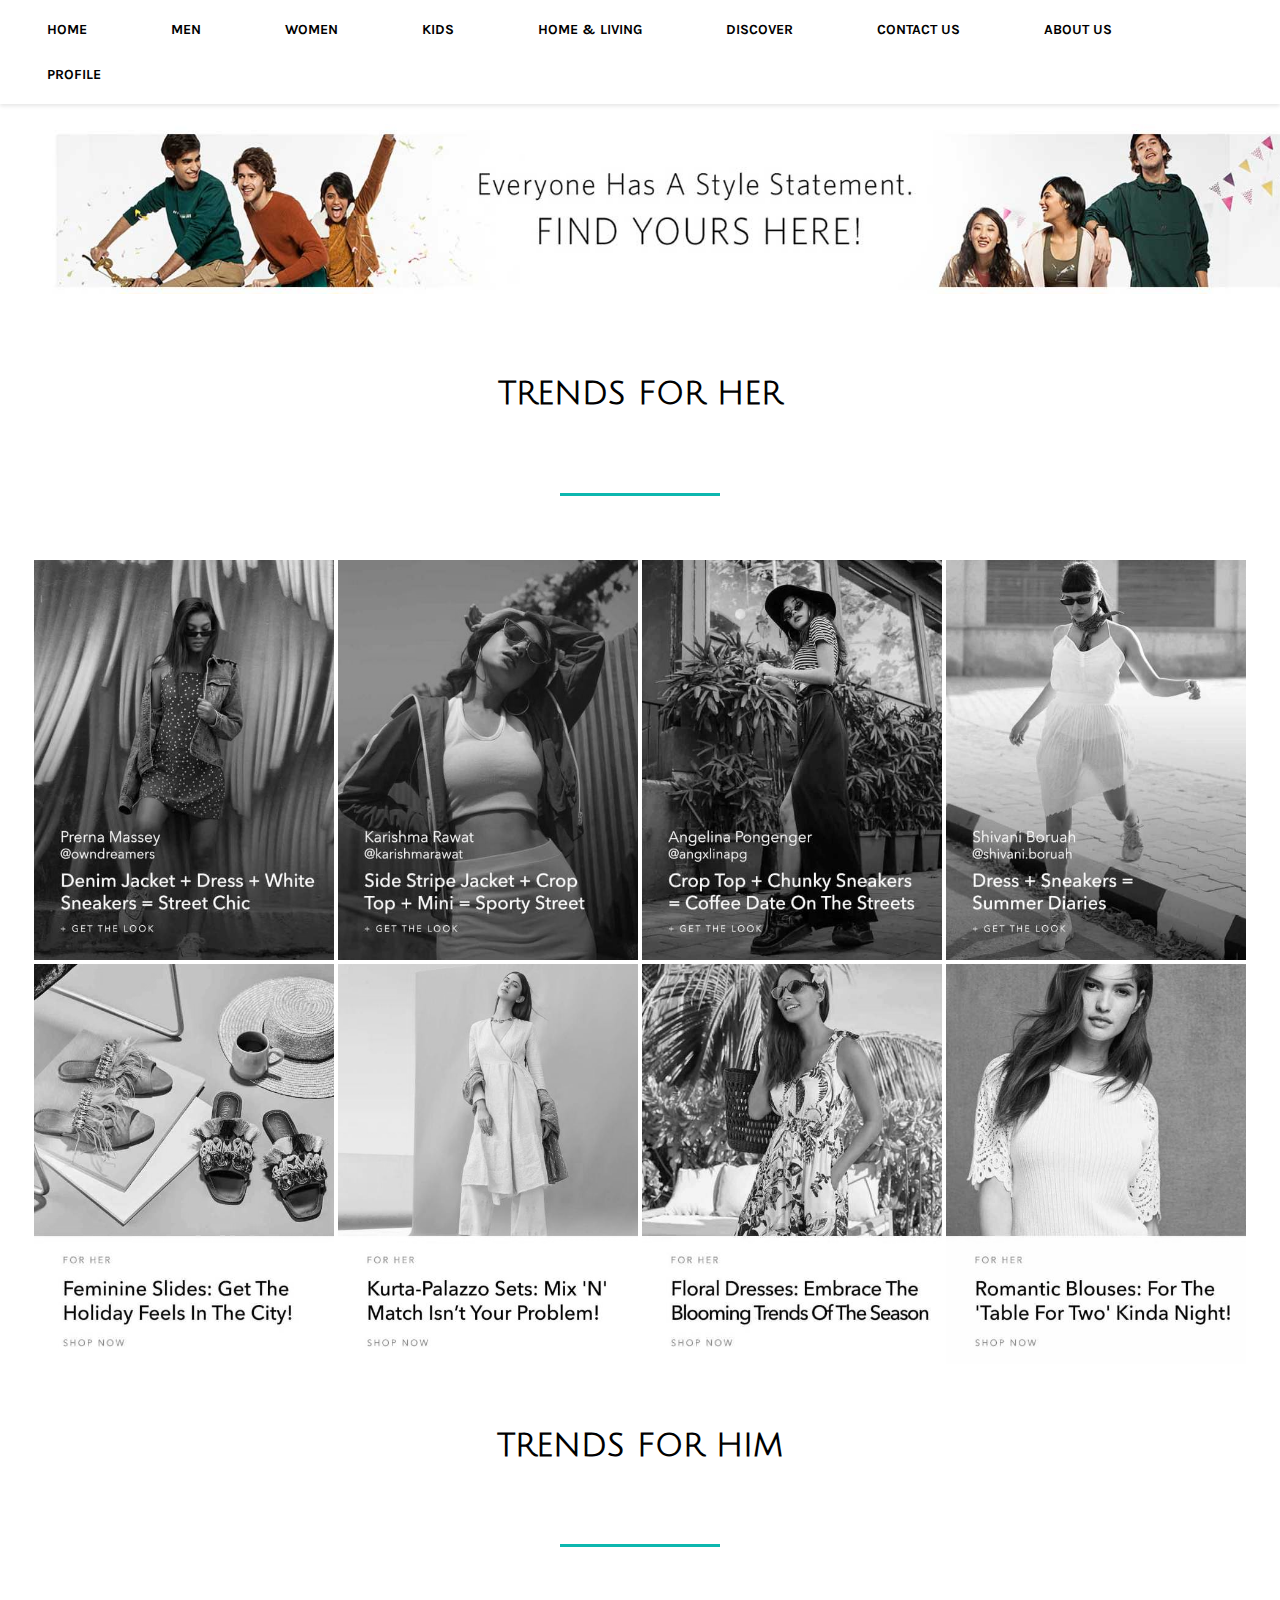
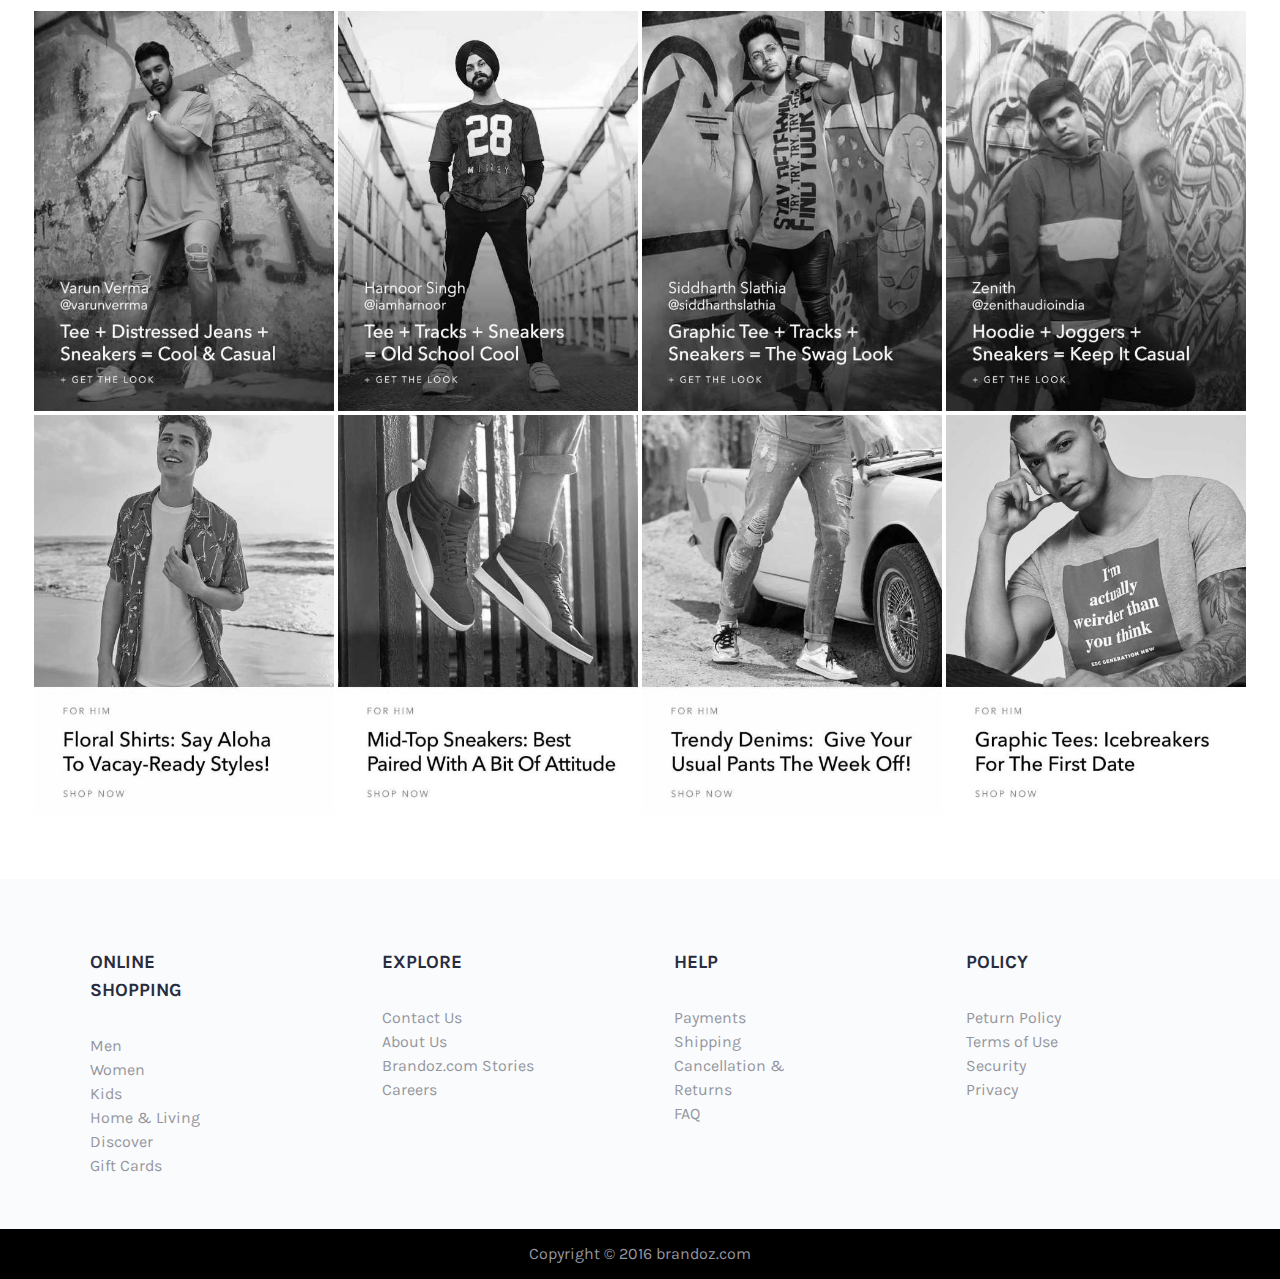
<file: discover.html>
<!DOCTYPE html>
<html>
<head>
	<title></title>
	<link rel="stylesheet" type="text/css" href="css/discover-style.css">
	<link rel="stylesheet" type="text/css" href="css/common-footer.css">
	<link href="https://fonts.googleapis.com/css?family=Julius+Sans+One&display=swap" rel="stylesheet">
	<style type="text/css">
		
.wrap{
	margin:0px;
	padding: 0px;
	width: 100%;
	box-shadow: 0px 2px 4px 0px rgba(0,0,0,0.1);
}

.menu{
	background-color: #fff;
	width: 100%;
	position: relative;	
}
.menu ul{
	list-style: none;
	margin: 0px;
	padding: 7px;
}

.menu ul li{
	display: inline-block;
}

.menu ul li a{
	display: block;
	line-height: 45px; 
	color: #000;
	font-size: 14px;
	font-weight: bold;
	padding: 0px 40px;
	text-decoration: none; 
	transition: all ease 0.5s;
}

.menu ul li:hover > a{
	color: #333;
}


.menu ul li:hover .mega-menu-1{
	visibility: visible;
	opacity: 1;
	margin-top: 0; 
}

.menu ul li:hover .mega-menu-2{
	visibility: visible;
	opacity: 1;
	margin-top: 0; 
}

.menu ul li:hover .mega-menu-3{
	visibility: visible;
	opacity: 1;
	margin-top: 0; 
}

.menu ul li:hover .mega-menu-4{
	visibility: visible;
	opacity: 1;
	margin-top: 0; 
}

.menu ul li:hover .mega-menu-5{
	visibility: visible;
	opacity: 1;
	margin-top: 0; 
}

.menu ul li:hover .mega-menu-6{
	visibility: visible;
	opacity: 1;
	margin-top: 0; 
}


.mega-menu-1{
	position: absolute;
	top: 105%;
	left: 150px;
	right: 150px;
	background-color: #fff;
	
	visibility: hidden;
	opacity: 0;
	transition: all ease 0.5s;
	margin-top: 20px;
	box-shadow: 0px 2px 4px 0px rgba(0,0,0,0.1);
}

.mega-menu-2{
	position: absolute;
	top: 105%;
	left: 150px;
	right: 150px;
	background-color: #fff;
	
	visibility: hidden;
	opacity: 0;
	transition: all ease 0.5s;
	margin-top: 20px;
	box-shadow: 0px 2px 4px 0px rgba(0,0,0,0.1);
}

.mega-menu-3{
	position: absolute;
	top: 105%;
	left: 150px;
	right: 150px;
	background-color: #fff;
	
	visibility: hidden;
	opacity: 0;
	transition: all ease 0.5s;
	margin-top: 20px;
	box-shadow: 0px 2px 4px 0px rgba(0,0,0,0.1);
}

.mega-menu-4{
	position: absolute;
	top: 105%;
	left: 150px;
	right: 150px;
	background-color: #fff;
	
	visibility: hidden;
	opacity: 0;
	transition: all ease 0.5s;
	margin-top: 20px;
	box-shadow: 0px 2px 4px 0px rgba(0,0,0,0.1);
}

.mega-menu-5{
	position: absolute;
	top: 105%;
	left: 150px;
	right: 150px;
	background-color: #fff;
	
	visibility: hidden;
	opacity: 0;
	transition: all ease 0.5s;
	margin-top: 20px;
	box-shadow: 0px 2px 4px 0px rgba(0,0,0,0.1);
}

.mega-menu-6{
	position: absolute;
	top: 105%;
	left: 150px;
	right: 150px;
	background-color: #fff;
	
	visibility: hidden;
	opacity: 0;
	transition: all ease 0.5s;
	margin-top: 20px;
	box-shadow: 0px 2px 4px 0px rgba(0,0,0,0.1);
}


.mega-menu-1 .mega-column-1{
	float: left;
	width: 15%;
	padding: 25px;
}

.mega-menu-2 .mega-column-2{
	float: left;
	width: 15%;
	padding: 25px;
}

.mega-menu-3 .mega-column-3{
	float: left;
	width: 15%;
	padding: 25px;
}

.mega-menu-4 .mega-column-4{
	float: left;
	width: 15%;
	padding: 25px;
}

.mega-menu-5 .mega-column-5{
	float: left;
	width: 15%;
	padding: 25px;
}

.mega-menu-6 .mega-column-6{
	float: left;
	width: 15%;
	padding: 25px;
}

.mega-menu-1 .mega-column-1 h3{
	color: #ee5f73;
	font-size: 14px;
	margin: 0 0 10px 0;
}

.mega-menu-2 .mega-column-2 h3{
	color: #fb56c1;
	font-size: 14px;
	margin: 0 0 10px 0;
}

.mega-menu-3 .mega-column-3 h3{
	color: #f26a10;
	font-size: 14px;
	margin: 0 0 10px 0;
}

.mega-menu-4 .mega-column-4 h3{
	color: #f2c210;
	font-size: 14px;
	margin: 0 0 10px 0;
}

.mega-menu-5 .mega-column-5 h3{
	color: #0db7af;
	font-size: 14px;
	margin: 0 0 10px 0;
}

.mega-menu-6 .mega-column-6 h3{
	color: #ff3f6c;
	font-size: 14px;
	margin: 0 0 10px 0;
}



.mega-menu-1 .mega-column-1 p{
	margin: 0px 0px 5px 0px;
}

.mega-menu-2 .mega-column-2 p{
	margin: 0px 0px 5px 0px;
}

.mega-menu-3 .mega-column-3 p{
	margin: 0px 0px 5px 0px;
}

.mega-menu-4 .mega-column-4 p{
	margin: 0px 0px 5px 0px;
}

.mega-menu-5 .mega-column-5 p{
	margin: 0px 0px 5px 0px;
}

.mega-menu-6 .mega-column-6 p{
	margin: 0px 0px 5px 0px;
}


.mega-menu-1 .mega-column-1 p a{
	color: #333;
	font-weight: normal;
	line-height: 20px;
	padding: 0px; 
}

.mega-menu-2 .mega-column-2 p a{
	color: #333;
	font-weight: normal;
	line-height: 20px;
	padding: 0px; 
}
.mega-menu-3 .mega-column-3 p a{
	color: #333;
	font-weight: normal;
	line-height: 20px;
	padding: 0px; 
}
.mega-menu-4 .mega-column-4 p a{
	color: #333;
	font-weight: normal;
	line-height: 20px;
	padding: 0px; 
}
.mega-menu-5 .mega-column-5 p a{
	color: #333;
	font-weight: normal;
	line-height: 20px;
	padding: 0px; 
}

.mega-menu-6 .mega-column-6 p a{
	color: #333;
	font-weight: normal;
	line-height: 20px;
	padding: 0px; 
}

.mega-menu-1 .mega-column-1 p a:hover{
 	text-shadow: -0.25px -0.25px 0 #000, 0.25px 0.25px #000; 
}

.mega-menu-2 .mega-column-2 p a:hover{
 	text-shadow: -0.25px -0.25px 0 #000, 0.25px 0.25px #000; 
}
	
.mega-menu-3 .mega-column-3 p a:hover{
 	text-shadow: -0.25px -0.25px 0 #000, 0.25px 0.25px #000; 
}
	
.mega-menu-4 .mega-column-4 p a:hover{
 	text-shadow: -0.25px -0.25px 0 #000, 0.25px 0.25px #000; 
}

.mega-menu-5 .mega-column-5 p a:hover{
 	text-shadow: -0.25px -0.25px 0 #000, 0.25px 0.25px #000; 
}


.mega-menu-6 .mega-column-6 p a:hover{
 	text-shadow: -0.25px -0.25px 0 #000, 0.25px 0.25px #000; 
}

button{
 padding:10px;
 border:1px solid #DCDCDC;
 background-color: #fff;
 font-weight: bold;
 color: #ff3f6c;
 outline: none;
 border-radius: 2px;

}

button:hover{
border-color: #ff3f6c;
}

	</style>
</head>
<body>

	<div class="wrap">
		<div class="menu">
			<ul>
				<li><a href="index.html	">HOME</a></li>
				<li><a href="men.html">MEN</a>
					<div class="mega-menu-1">
						<div class="mega-column-1">
							<h3>Topwear</h3>
							<p><a href="#">T-Shirts</a></p>
							<p><a href="#">Casual Shirts</a></p>
							<p><a href="#">Formal Shirts</a></p>
							<p><a href="#">Sweatshirts</a></p>
							<p><a href="#">Sweaters</a></p>
							<p><a href="#">Jackets</a></p>
							<p><a href="#">Blazers & Coats</a></p>
							<p><a href="#">Suits</a></p>
							<p><a href="#">Rain Jackets</a></p>
							<br>
							<hr>
							<br>
							<h3>Indian & Festive Wear</h3>
							<p><a href="#">Kurtas & Kurta Sets</a></p>
							<p><a href="#">Sherwanis</a></p>
							<p><a href="#">Nehru Jackets</a></p>
							<p><a href="#">Dhotis</a></p>
						</div>
						<div class="mega-column-1">
							<h3>Bottomwear</h3>
							<p><a href="#">Jeans</a></p>
							<p><a href="#">Casual Trousers</a></p>
							<p><a href="#">Formal Trousers</a></p>
							<p><a href="#">Shorts</a></p>
							<p><a href="#">Track Pants & Joggers</a></p>
							<br>
							<hr>
							<br>
							<h3>Innerwear & Sleepwear</h3>
							<p><a href="#">Briefs & Trunks</a></p>
							<p><a href="#">Boxers</a></p>
							<p><a href="#">Vests</a></p>
							<p><a href="#">Sleepwear & Loungewear</a></p>
							<p><a href="#">Thermals</a></p>
							<br>
							<hr>
							<br>
							<h3>Plus Size</h3>
						</div>
						<div class="mega-column-1">
							<h3>Footwear</h3>
							<p><a href="#">Casual Shoes</a></p>
							<p><a href="#">Sports Shoes</a></p>
							<p><a href="#">Formal Shoes</a></p>
							<p><a href="#">Sneakers</a></p>
							<p><a href="#">Sandals & Floaters</a></p>
							<p><a href="#">Flip Flops</a></p>
							<p><a href="#">Socks</a></p>
							<br>
							<h3>Personal Care & Grooming</h3>
							<br>
							<h3>Sunglasses & Frames</h3>
							<br>
							<h3>Watches</h3>
						</div>
						<div class="mega-column-1">
							<h3>Sports & Active Wear</h3>
							<p><a href="#">Sports Shoes</a></p>
							<p><a href="#">Sports Sandals</a></p>
							<p><a href="#">Active T-Shirts</a></p>
							<p><a href="#">Track Pants & Shorts</a></p>
							<p><a href="#">Tracksuits</a></p>
							<p><a href="#">Jackets & Sweatshirts</a></p>
							<p><a href="#">Sports Accessories</a></p>
							<p><a href="#">Swimwear</a></p>
							<br>
							<hr>
							<br>
							<h3>Gadgets</h3>
							<p><a href="#">Smart Wearables</a></p>
							<p><a href="#">Fitness Gadgets</a></p>
							<p><a href="#">Headphones</a></p>
							<p><a href="#">Speakers</a></p>
						</div>
						<div class="mega-column-1">
							<h3>Fashion Accessories</h3>
							<p><a href="#">Wallets</a></p>
							<p><a href="#">Belts</a></p>
							<p><a href="#">Perfumes & Body Mists</a></p>
							<p><a href="#">Trimmers</a></p>
							<p><a href="#">Deodorants</a></p>
							<p><a href="#">Ties, Cufflinks & Pocket Squares</a></p>
							<p><a href="#">Accessory Gift Sets</a></p>
							<p><a href="#">Caps & Hats</a></p>
							<p><a href="#">Mufflers, Scarves & Gloves</a></p>
							<p><a href="#">Phone Cases</a></p>
							<p><a href="#">Rings & Wristwear</a></p>
							<p><a href="#">Helmets</a></p>
							<br>
							<h3>Bags & Backpacks</h3>
							<br>
							<h3>Luggages & Trolleys</h3>
						</div>
						<div class="clearfix"></div>
					</div>
				</li>
				<li><a href="women.html">WOMEN</a>
					<div class="mega-menu-2">
						<div class="mega-column-2">
							<h3>Indian & Fusion Wear</h3>
							<p><a href="#">Kurtas & Suits</a></p>
							<p><a href="#">Kurtis, Tunics & Tops</a></p>
							<p><a href="#">Ethnic Dresses</a></p>
							<p><a href="#">Leggings, Salwars & Churidars</a></p>
							<p><a href="#">Skirts & Palazzos</a></p>
							<p><a href="#">Sarees & Blouses</a></p>
							<p><a href="#">Dress Materials</a></p>
							<p><a href="#">Lehenga Cholis</a></p>
							<p><a href="#">Dupattas & Shawls</a></p>
							<p><a href="#">Jackets & Waistcoats</a></p>
							<br>
							<hr>
							<br>
							<h3>Belts, Scarves & More</h3>
							<br>
							<h3>Watches & Wearables</h3>
						</div>
						<div class="mega-column-2">
							<h3>Western Wear</h3>
							<p><a href="#">Dresses & Jumpsuits</a></p>
							<p><a href="#">Tops</a></p>
							<p><a href="#">T-Shirts</a></p>
							<p><a href="#">Shirts</a></p>
							<p><a href="#">Jeans & Jeggings</a></p>
							<p><a href="#">Trousers & Capris</a></p>
							<p><a href="#">Shorts & Skirts</a></p>
							<p><a href="#">Shrugs</a></p>
							<p><a href="#">Sweaters & Sweatshirts</a></p>
							<p><a href="#">Jackets & Waistcoats</a></p>
							<p><a href="#">Coats & Blazers</a></p>
							<br>
							<hr>
							<br>
							<h3>Sunglasses & Frames</h3>
						</div>
						<div class="mega-column-2">
							<h3>Footwear</h3>
							<p><a href="#">Flats</a></p>
							<p><a href="#">Casual Shoes</a></p>
							<p><a href="#">Heels</a></p>
							<p><a href="#">Boots</a></p>
							<p><a href="#">Sports Shoes & Floaters</a></p>
							<br>
							<hr>
							<br>
							<h3>Sports & Active Wear</h3>
							<p><a href="#">Clothing</a></p>
							<p><a href="#">Footwear</a></p>
							<p><a href="#">Sports Accessories</a></p>
							<p><a href="#">Sports Equipment</a></p>
						</div>
						<div class="mega-column-2">
							<h3>Lingerie & Sleepwear</h3>
							<p><a href="#">Bras & Lingerie Sets</a></p>
							<p><a href="#">Briefs</a></p>
							<p><a href="#">Shapewear</a></p>
							<p><a href="#">Sleepwear & Loungewear</a></p>
							<p><a href="#">Swimwear</a></p>
							<p><a href="#">Camisoles & Thermals</a></p>
							<br>
							<hr>
							<br>
							<h3>Beauty & Personal Care</h3>
							<p><a href="#">Makeup</a></p>
							<p><a href="#">Skincare</a></p>
							<p><a href="#">Premium Beauty</a></p>
							<p><a href="#">Lipsticks</a></p>
							<p><a href="#">Fragrances</a></p>
						</div>
						<div class="mega-column-2">
							<h3>Gadgets</h3>
							<p><a href="#">Smart Wearables</a></p>
							<p><a href="#">Fitness Gadgets</a></p>
							<p><a href="#">Headphones</a></p>
							<p><a href="#">Speakers</a></p>
							<br>
							<hr>
							<br>
							<h3>Jewellery</h3>
							<p><a href="#">Fashion Jewellery</a></p>
							<p><a href="#">Fine Jewellery</a></p>
							<p><a href="#">Earrings</a></p>
							<br>
							<hr>
							<br>
							<h3>Backpacks</h3>
							<br>
							<h3>Handbags, Bags & Wallets</h3>
							<br>
							<h3>Luggages & Trolleys</h3>
						</div>
						<div class="clearfix"></div>
					</div>
				</li>
				<li><a href="kids.html">KIDS</a>
					<div class="mega-menu-3">
						<div class="mega-column-3">
							<h3>Boys Clothing</h3>
							<p><a href="#">T-Shirts</a></p>
							<p><a href="#">Shirts</a></p>
							<p><a href="#">Shorts</a></p>
							<p><a href="#">Jeans</a></p>
							<p><a href="#">Trousers</a></p>
							<p><a href="#">Clothing Sets</a></p>
							<p><a href="#">Ethnic Wear</a></p>
							<p><a href="#">Track Pants & Pyjamas</a></p>
							<p><a href="#">Jacket, Sweater & Sweatshirts</a></p>
							<p><a href="#">Innerwear & Sleepwear</a></p>
						</div>
						<div class="mega-column-3">
							<h3>Girls Clothing</h3>
							<p><a href="#">Dresses</a></p>
							<p><a href="#">Tops</a></p>
							<p><a href="#">T-shirts</a></p>
							<p><a href="#">Clothing Sets</a></p>
							<p><a href="#">Ethnic wear</a></p>
							<p><a href="#">Dungarees & Jumpsuits</a></p>
							<p><a href="#">Skirts & shorts</a></p>
							<p><a href="#">Tights & Leggings</a></p>
							<p><a href="#">Jeans, Trousers & Capris</a></p>
							<p><a href="#">Jacket, Sweater & Sweatshirts</a></p>
							<p><a href="#">Innerwear & Sleepwear</a></p>
						</div>
						<div class="mega-column-3">
							<h3>Boys Footwear</h3>
							<p><a href="#">Casual Shoes</a></p>
							<p><a href="#">Sports Shoes</a></p>
							<p><a href="#">Sandals</a></p>
							<p><a href="#">Flip flops</a></p>
							<p><a href="#">School Shoes</a></p>
							<br>
							<hr>
							<br>
							<h3>Girls Footwear</h3>
							<p><a href="#">Flats</a></p>
							<p><a href="#">Casual Shoes</a></p>
							<p><a href="#">Heels</a></p>
							<p><a href="#">Flip flops</a></p>
							<p><a href="#">Sandals</a></p>
							<p><a href="#">School Shoes</a></p>
						</div>
						<div class="mega-column-3">
							<h3>Infants</h3>
							<p><a href="#">Rompers & Onesies</a></p>
							<p><a href="#">Clothing Sets</a></p>
							<p><a href="#">Tshirts & Tops</a></p>
							<p><a href="#">Dresses</a></p>
							<p><a href="#">Bottom wear</a></p>
							<p><a href="#">Winter Wear</a></p>
							<p><a href="#">Innerwear & Sleepwear</a></p>
							<p><a href="#">Infants Accessories</a></p>
							<br>
							<hr>
							<br>
							<h3>Kids Accessories</h3>
							<p><a href="#">Bags & Backpacks</a></p>
							<p><a href="#">Watches</a></p>
							<p><a href="#">Jewellery & Hair Accessories</a></p>
							<p><a href="#">Eyewear</a></p>
							<br>
							<hr>
							<br>
							<h3>Home & Bath</h3>
						</div>
						<div class="mega-column-3">
							<h3>Brands</h3>
							<p><a href="#">United Colors of Benetton</a></p>
							<p><a href="#">Yk</a></p>
							<p><a href="#">U.S. Polo Assn. Kids</a></p>
							<p><a href="#">GAP Kids</a></p>
							<p><a href="#">Gini & Jony</a></p>
							<p><a href="#">Peppermint</a></p>
							<p><a href="#">next</a></p>
							<p><a href="#">Allen Solly Junior</a></p>
							<p><a href="#">Nike</a></p>
							<p><a href="#">Pepe Jeans</a></p>
							<p><a href="#">H&M</a></p>
						</div>
						<div class="clearfix"></div>
					</div>
				</li>
				<li><a href="h&l.html">HOME & LIVING</a>
					<div class="mega-menu-4">
						<div class="mega-column-4">
							<h3>Bed Linen & Furnishing</h3>
							<p><a href="#">Bedsheets</a></p>
							<p><a href="#">Bedding Sets</a></p>
							<p><a href="#">Blankets, Quilts & Dohars</a></p>
							<p><a href="#">Pillows & Pillow Covers</a></p>
							<p><a href="#">Bed Covers</a></p>
							<br>
							<hr>
							<br>
							<h3>Flooring</h3>
							<p><a href="#">Carpets</a></p>
							<p><a href="#">Floor Mats & Dhurries</a></p>
							<p><a href="#">Door Mats</a></p>
						</div>
						<div class="mega-column-4">
							<h3>Bath</h3>
							<p><a href="#">Bath Towels</a></p>
							<p><a href="#">Hand & Face Towels</a></p>
							<p><a href="#">Beach Towels</a></p>
							<p><a href="#">Towels Set</a></p>
							<p><a href="#">Bath Rugs</a></p>
							<p><a href="#">Bath Robes</a></p>
							<p><a href="#">Bathroom Accessories</a></p>
							<br>
							<hr>
							<br>
							<h3>Lamps & Lighting</h3>
							<p><a href="#">Floor Lamps</a></p>
							<p><a href="#">Table Lamps</a></p>
							<p><a href="#">Wall Lamps</a></p>
						</div>
						<div class="mega-column-4">
							<h3>Home Décor</h3>
							<p><a href="#">Plants & Planters</a></p>
							<p><a href="#">Aromas & Candles</a></p>
							<p><a href="#">Clocks</a></p>
							<p><a href="#">Mirrors</a></p>
							<p><a href="#">Wall Décor</a></p>
							<p><a href="#">Wall Shelves</a></p>
							<p><a href="#">Fountains</a></p>
							<p><a href="#">Showpieces & Vases</a></p>
							<br>
							<h3>Cushions & Cushion Covers</h3>
							<br>
							<h3>Curtains</h3>
						</div>
						<div class="mega-column-4">
							<h3>Kitchen & Table</h3>
							<p><a href="#">Tableware & Serveware</a></p>
							<p><a href="#">Bar & Drinkware2</a></p>
							<p><a href="#">Cookware & Kitchen Tools</a></p>
							<p><a href="#">Kitchen Storage</a></p>
							<p><a href="#">Table Covers & Furnishings</a></p>
							<br>
							<hr>
							<br>
							<h3>Storage</h3>
							<p><a href="#">Organisers</a></p>
							<p><a href="#">Hooks & Holders</a></p>
						</div>
						<div class="mega-column-4">
							<h3>Brands</h3>
							<p><a href="#">Bombay Dyeing</a></p>
							<p><a href="#">Spaces</a></p>
							<p><a href="#">D'Decor</a></p>
							<p><a href="#">Portico New York</a></p>
							<p><a href="#">Pure Home & Living</a></p>
							<p><a href="#">Swayam</a></p>
							<p><a href="#">Raymond Home</a></p>
							<p><a href="#">Maspar</a></p>
							<p><a href="#">Corelle</a></p>
							<p><a href="#">Trident</a></p>
							<p><a href="#">Cortina</a></p>
							<p><a href="#">Story@Home</a></p>
							<p><a href="#">Random</a></p>
							<p><a href="#">Home Sparkle</a></p>
							<p><a href="#">ROMEE</a></p>
							<p><a href="#">SEJ by Nisha Gupta</a></p>
						</div>
						<div class="clearfix"></div>
					</div>
				</li>
				<li><a href="discover.html">DISCOVER</a>
					<div class="mega-menu-5">
						<div class="mega-column-5">
							<h3>Brands For Him</h3>
							<p><a href="#">H&M</a></p>
							<p><a href="#">Roadster</a></p>
							<p><a href="#">United Colors of Benetton</a></p>
							<p><a href="#">Nike</a></p>
							<p><a href="#">Adidas</a></p>
							<p><a href="#">GAP</a></p>
							<p><a href="#">Levis</a></p>
							<p><a href="#">Tommy Hilfiger</a></p>
							<p><a href="#">Marks & Spencer</a></p>
							<p><a href="#">Louis Philippe</a></p>
							<p><a href="#">Wildcraft</a></p>
							<p><a href="#">Puma</a></p>
							<p><a href="#">Blackberry</a></p>
							<p><a href="#">INVICTUS</a></p>
							<p><a href="#">WROGN</a></p>
							<p><a href="#">HRX by Hrithik Roshan</a></p>
							<p><a href="#">House Of Pataudi</a></p>
						</div>
						<div class="mega-column-5">
							<h3>Brands For Her</h3>
							<p><a href="#">H&M</a></p>
							<p><a href="#">W</a></p>
							<p><a href="#">Forever21</a></p>
							<p><a href="#">Marks & Spencer</a></p>
							<p><a href="#">Dorothy Perkins</a></p>
							<p><a href="#">Mango</a></p>
							<p><a href="#">Hidesign</a></p>
							<p><a href="#">Catwalk</a></p>
							<p><a href="#">MAC</a></p>
							<p><a href="#">Pretty Secrets</a></p>
							<p><a href="#">Accessorize</a></p>
							<p><a href="#">Only</a></p>
							<p><a href="#">Arrow</a></p>
							<p><a href="#">Anouk</a></p>
							<p><a href="#">all about you</a></p>
							<p><a href="#">House Of Pataudi</a></p>
						</div>
						<div class="mega-column-5">
							<h3>Trends For Him</h3>
							<p><a href="#">Denim Destinations</a></p>
							<p><a href="#">Athleisure</a></p>
							<p><a href="#">Military Inspiration</a></p>
							<p><a href="#">Monochrome</a></p>
							<p><a href="#">Street</a></p>
							<br>
							<hr>
							<br>
							<h3>Trends For Her</h3>
							<p><a href="#">Retro</a></p>
							<p><a href="#">Indi</a></p>
							<p><a href="#">Soft Romantic</a></p>
							<p><a href="#">Summer Pastels</a></p>
							<p><a href="#">Denim Destinations</a></p>
						</div>
						<div class="mega-column-5">
							<h3>Premium For Him</h3>
							<p><a href="#">American Eagle</a></p>
							<p><a href="#">Superdry</a></p>
							<p><a href="#">Lacoste</a></p>
							<p><a href="#">Polo Ralph Lauren</a></p>
							<p><a href="#">Calvin Klein</a></p>
							<br>
							<hr>
							<br>
							<h3>Premium For Her</h3>
							<p><a href="#">Forever New</a></p>
							<p><a href="#">Aldo</a></p>
							<p><a href="#">Guess</a></p>
							<p><a href="#">Bobbi Brown</a></p>
							<p><a href="#">Swarovski</a></p>
						</div>
						<div class="mega-column-5">
							<h3>Brandoz Benefits</h3>
							<p><a href="#">Brandoz Insider</a></p>
							<p><a href="#">Try & Buy</a></p>
							<p><a href="#">Easy Returns & Exchanges</a></p>
							<p><a href="#">Customer Care</a></p>
							<p><a href="#">Quick Guide</a></p>
							<p><a href="#">Gift Card</a></p>
							<br>
							<hr>
							<br>
							<h3>Contest</h3>
							<p><a href="#">Brandoz Fashion Superstar</a></p>
						</div>
						<div class="clearfix"></div>
					</div>
				</li>
				<li><a href="contact.html">CONTACT US</a></li>
				<li><a href="about.html">ABOUT US</a></li>
				<li><a href="#">PROFILE</a>
					<div class="mega-menu-6">
						<div class="mega-column-6">
							<h3>Welcome</h3>
							<p>To access account and manage orders</p>
							<br>
							<button>SIGN UP</button>
							<button>LOG IN</button>
							<br>
							<br>
							<hr>
							<br>
							<p><a href="#">Orders</a></p>
							<p><a href="#">Wishlist</a></p>
							<p><a href="#">Gift Cards</a></p>
							<p><a href="#">Customer Care</a></p>
							<p><a href="#">Contact Us</a></p>
							<p><a href="#">Brandoz Insider</a></p>
							<br>
							<hr>
							<br>
							<p><a href="#">Brandoz Credit</a></p>
							<p><a href="#">PhonePe Wallet</a></p>
							<p><a href="#">Coupons</a></p>
							<p><a href="#">Saved Cards</a></p>
							<p><a href="#">Saved Addresses</a></p>
						</div>
						<div class="mega-column-6">
							<h3>My Account</h3>
							<p><a href="#">My Profile</a></p>
							<p><a href="#">Supercoin Zone</a></p>
							<p><a href="#">Brandoz Plus Zone</a></p>
							<p><a href="#">My Chats</a></p>
							<p><a href="#">Notification</a></p>
						</div>
						<div class="mega-column-6">
							<h3>Your Lists</h3>
							<p><a href="#">Create a List</a></p>
							<p><a href="#">Find a Gift</a></p>
							<p><a href="#">Save Items from the Web</a></p>
							<p><a href="#">Wedding Registry</a></p>
							<p><a href="#">Baby Registry</a></p>
							<p><a href="#">Friends & Family Gifting</a></p>
							<p><a href="#">BrandozSmile Charity Lists</a></p>
							<p><a href="#">Pantry Lists</a></p>
							<p><a href="#">Your Hearts</a></p>
							<p><a href="#">Explore Idea Lists</a></p>
							<p><a href="#">Explore Showroom</a></p>
							<p><a href="#">Take the Home Style Quiz</a></p>
						</div>
						<div class="mega-column-6">
							<h3>More</h3>
							<p><a href="#">Notification Preferences</a></p>
							<p><a href="#">Sell on Brandoz</a></p>
							<p><a href="#">24x7 Customer Care</a></p>
							<p><a href="#">Advertise</a></p>
						</div>
						<div class="mega-column-6">
							<p>Enjoy the hassle-free experience as you shop comfortably from your home or your workplace. You can also shop for your friends, family and loved-ones and available our gift services for special occasions.</p>
							<br>
							<hr>
							<br>
							<button>LOG OUT</button>
						</div>
						<div class="clearfix"></div>
					</div>
				</li>
			</ul>
		</div>	
	</div>




	<!--image-banner-->
	<div class="image-image" align="center">

	<div class="img-banner">
		<a href="#"><img src="img/d1.jpg" height="170px" width="1400px"></a>
	</div>
</div>


<br>
<br>
<br>

<h1 align="center" style="font-family: 'Julius Sans One', sans-serif;">TRENDS FOR HER
</h1>
<div class="cr" align="center">
<span class="border"></span>
</div>



<div class="img-img" align="center">
<div class="img">
<a href="#"><img src="home-img/c1.jpg" height="400px" width="300px"></a>
</div>
<div class="img">
<a href="#"><img src="home-img/c2.jpg" height="400px" width="300px"></a>
</div>
<div class="img">
<a href="#"><img src="home-img/c3.jpg" height="400px" width="300px"></a>
</div>
<div class="img">
<a href="#"><img src="home-img/c4.jpg" height="400px" width="300px"></a>
</div>
</div>


<div class="img-img" align="center">
<div class="img">
<a href="#"><img src="home-img/b1.jpg" height="400px" width="300px"></a>
</div>
<div class="img">
<a href="#"><img src="home-img/b2.jpg" height="400px" width="300px"></a>
</div>
<div class="img">
<a href="#"><img src="home-img/b3.jpg" height="400px" width="300px"></a>
</div>
<div class="img">
<a href="#"><img src="home-img/b4.jpg" height="400px" width="300px"></a>
</div>
</div>




<h1 align="center" style="font-family: 'Julius Sans One', sans-serif; margin-top:60px;">TRENDS FOR HIM
</h1>
<div class="cr" align="center">
<span class="border"></span>
</div>



<div class="img-img" align="center">
<div class="img">
<a href="#"><img src="home-img/c5.jpg" height="400px" width="300px"></a>
</div>
<div class="img">
<a href="#"><img src="home-img/c6.jpg" height="400px" width="300px"></a>
</div>
<div class="img">
<a href="#"><img src="home-img/c7.jpg" height="400px" width="300px"></a>
</div>
<div class="img">
<a href="#"><img src="home-img/c8.jpg" height="400px" width="300px"></a>
</div>
</div>
<div class="img-img" align="center">
<div class="img">
<a href="#"><img src="home-img/b5.jpg" height="400px" width="300px"></a>
</div>
<div class="img">
<a href="#"><img src="home-img/b6.jpg" height="400px" width="300px"></a>
</div>
<div class="img">
<a href="#"><img src="home-img/b7.jpg" height="400px" width="300px"></a>
</div>
<div class="img">
<a href="#"><img src="home-img/b8.jpg" height="400px" width="300px"></a>
</div>
</div>




<!--footer-->
   <div class="footer">
                <div class="footer-content">

                	      <div class="footer-section-social">
                        
                        <ul>
                    <h3>ONLINE SHOPPING</h3>	
                            <li>
                                <a href="#">Men</a>
                            </li>
                            <li>
                                <a href="#">Women</a>
                            </li>
                            <li>
                                <a href="#">Kids</a>
                            </li>
                            <li>
                                <a href="#">Home & Living</a>
                            </li>
                            <li>
                                <a href="#">Discover</a>
                            </li>
                            <li>
                                <a href="#">Gift Cards</a>
                            </li>
                        </ul>
                   


                    </div>
              <div class="footer-section-explore">
                        <ul>
			<h3>EXPLORE</h3>
                            <li><a href="#">Contact Us</a></li>
                            <li><a href="#">About Us</a></li>
                            <li><a href="#">Brandoz.com Stories</a></li>
                            <li><a href="#">Careers</a></li>
                        </ul>
                    </div>

                <div class="footer-section-help">
                        
                        <ul>
                    <h3>HELP</h3>
                            <li><a href="#">Payments</a></li>
                            <li><a href="#">Shipping</a></li>
                            <li><a href="#">Cancellation & Returns</a></li>
                            <li><a href="#">FAQ</a></li>
                        </ul>
                    </div>

                     <div class="footer-section-policy">
                        
                        <ul>
                    <h3>POLICY</h3>
                            <li>
                                <a href="#">Peturn Policy</a>
                            </li>
                            <li>
                                <a href="#">Terms of Use</a>
                            </li>
                            <li>
                                <a href="#">Security</a>
                            </li>
                            <li>
                                <a href="#">Privacy</a>
                            </li>
                        </ul>
                    </div>


               
                    
                </div>



        <div class="footer-bottom">
            Copyright &copy; 2016 brandoz.com
        </div>
    </div>


</body>
</html>
</file>
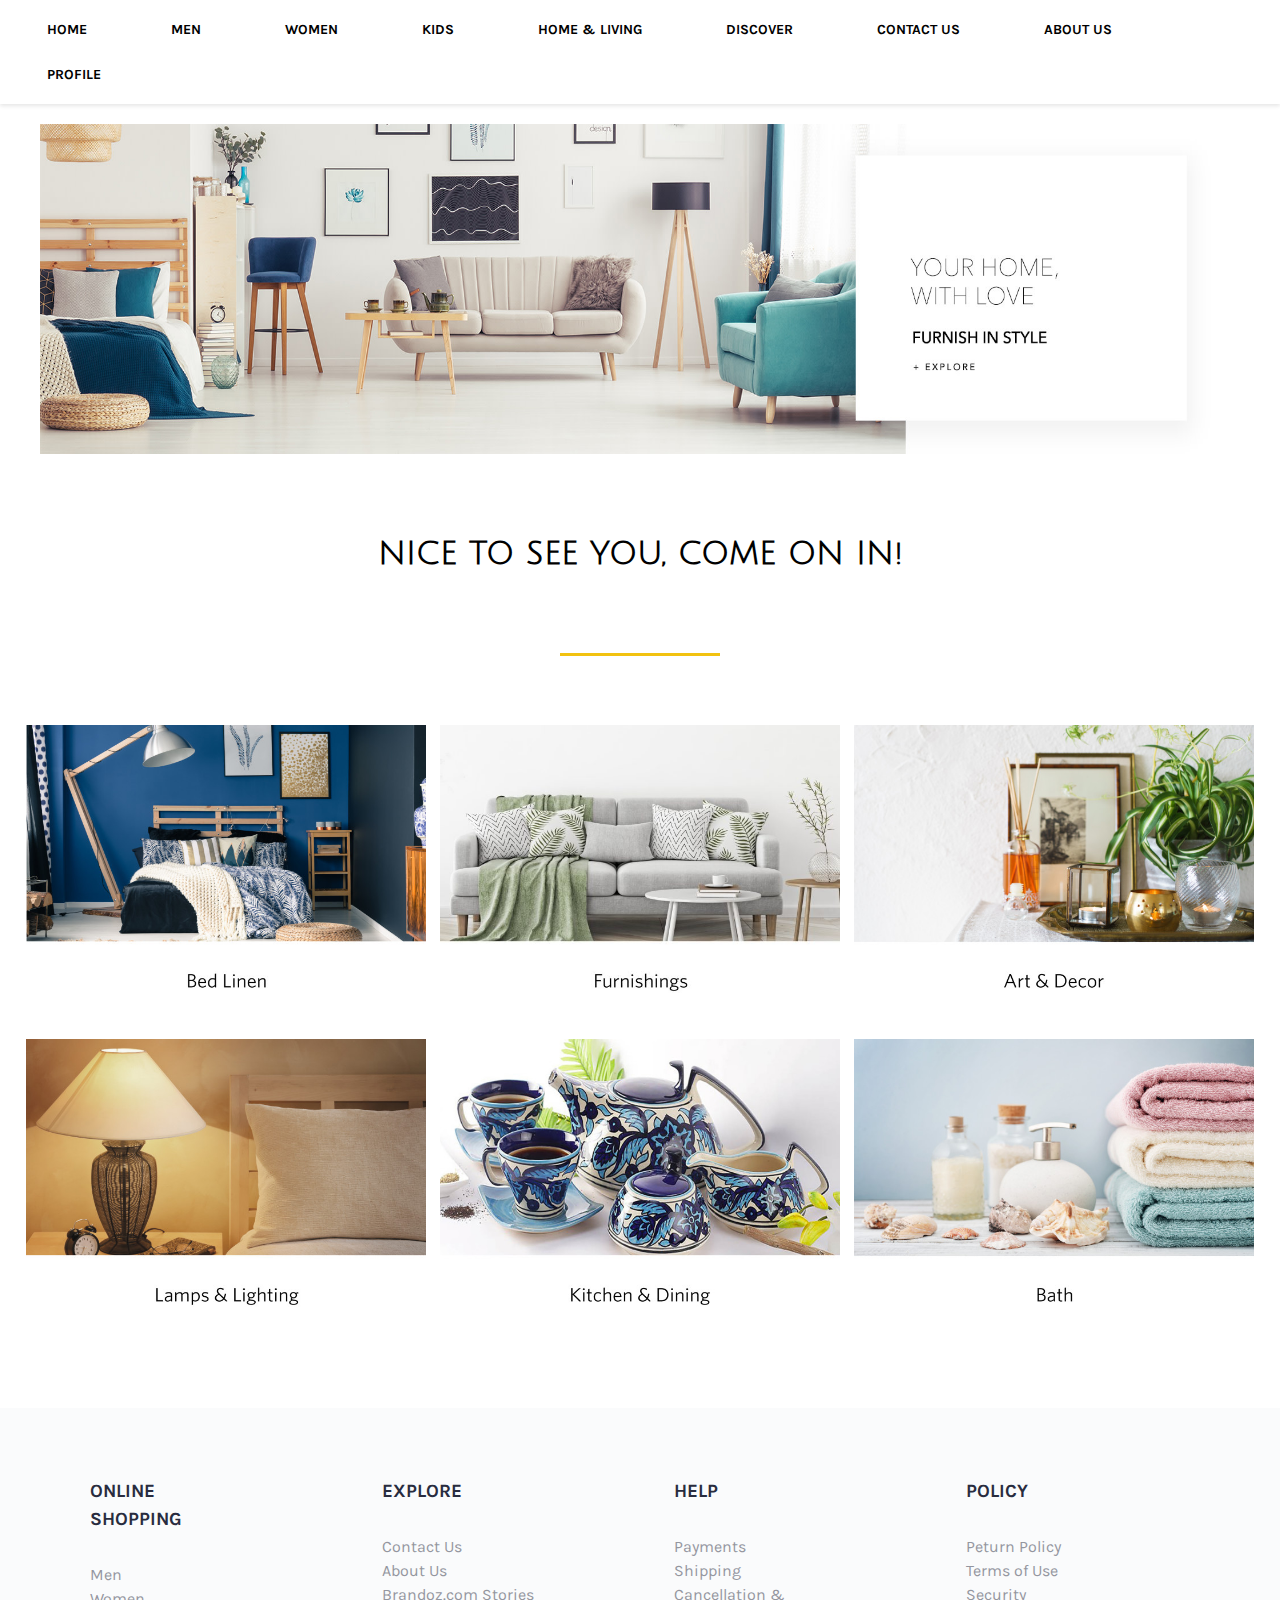
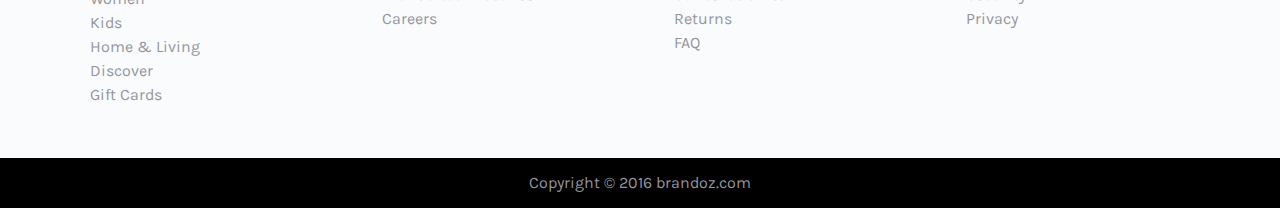
<file: h&l.html>
<!DOCTYPE html>
<html>
<head>
	<title></title>
	<link rel="stylesheet" type="text/css" href="css/h&l-style.css">
	<link rel="stylesheet" type="text/css" href="css/common-footer.css">
	<link href="https://fonts.googleapis.com/css?family=Julius+Sans+One&display=swap" rel="stylesheet">
	<style type="text/css">
		
.wrap{
	margin:0px;
	padding: 0px;
	width: 100%;
	box-shadow: 0px 2px 4px 0px rgba(0,0,0,0.1);
}

.menu{
	background-color: #fff;
	width: 100%;
	position: relative;	
}
.menu ul{
	list-style: none;
	margin: 0px;
	padding: 7px;
}

.menu ul li{
	display: inline-block;
}

.menu ul li a{
	display: block;
	line-height: 45px; 
	color: #000;
	font-size: 14px;
	font-weight: bold;
	padding: 0px 40px;
	text-decoration: none; 
	transition: all ease 0.5s;
}

.menu ul li:hover > a{
	color: #333;
}


.menu ul li:hover .mega-menu-1{
	visibility: visible;
	opacity: 1;
	margin-top: 0; 
}

.menu ul li:hover .mega-menu-2{
	visibility: visible;
	opacity: 1;
	margin-top: 0; 
}

.menu ul li:hover .mega-menu-3{
	visibility: visible;
	opacity: 1;
	margin-top: 0; 
}

.menu ul li:hover .mega-menu-4{
	visibility: visible;
	opacity: 1;
	margin-top: 0; 
}

.menu ul li:hover .mega-menu-5{
	visibility: visible;
	opacity: 1;
	margin-top: 0; 
}

.menu ul li:hover .mega-menu-6{
	visibility: visible;
	opacity: 1;
	margin-top: 0; 
}


.mega-menu-1{
	position: absolute;
	top: 105%;
	left: 150px;
	right: 150px;
	background-color: #fff;
	
	visibility: hidden;
	opacity: 0;
	transition: all ease 0.5s;
	margin-top: 20px;
	box-shadow: 0px 2px 4px 0px rgba(0,0,0,0.1);
}

.mega-menu-2{
	position: absolute;
	top: 105%;
	left: 150px;
	right: 150px;
	background-color: #fff;
	
	visibility: hidden;
	opacity: 0;
	transition: all ease 0.5s;
	margin-top: 20px;
	box-shadow: 0px 2px 4px 0px rgba(0,0,0,0.1);
}

.mega-menu-3{
	position: absolute;
	top: 105%;
	left: 150px;
	right: 150px;
	background-color: #fff;
	
	visibility: hidden;
	opacity: 0;
	transition: all ease 0.5s;
	margin-top: 20px;
	box-shadow: 0px 2px 4px 0px rgba(0,0,0,0.1);
}

.mega-menu-4{
	position: absolute;
	top: 105%;
	left: 150px;
	right: 150px;
	background-color: #fff;
	
	visibility: hidden;
	opacity: 0;
	transition: all ease 0.5s;
	margin-top: 20px;
	box-shadow: 0px 2px 4px 0px rgba(0,0,0,0.1);
}

.mega-menu-5{
	position: absolute;
	top: 105%;
	left: 150px;
	right: 150px;
	background-color: #fff;
	
	visibility: hidden;
	opacity: 0;
	transition: all ease 0.5s;
	margin-top: 20px;
	box-shadow: 0px 2px 4px 0px rgba(0,0,0,0.1);
}

.mega-menu-6{
	position: absolute;
	top: 105%;
	left: 150px;
	right: 150px;
	background-color: #fff;
	
	visibility: hidden;
	opacity: 0;
	transition: all ease 0.5s;
	margin-top: 20px;
	box-shadow: 0px 2px 4px 0px rgba(0,0,0,0.1);
}


.mega-menu-1 .mega-column-1{
	float: left;
	width: 15%;
	padding: 25px;
}

.mega-menu-2 .mega-column-2{
	float: left;
	width: 15%;
	padding: 25px;
}

.mega-menu-3 .mega-column-3{
	float: left;
	width: 15%;
	padding: 25px;
}

.mega-menu-4 .mega-column-4{
	float: left;
	width: 15%;
	padding: 25px;
}

.mega-menu-5 .mega-column-5{
	float: left;
	width: 15%;
	padding: 25px;
}

.mega-menu-6 .mega-column-6{
	float: left;
	width: 15%;
	padding: 25px;
}

.mega-menu-1 .mega-column-1 h3{
	color: #ee5f73;
	font-size: 14px;
	margin: 0 0 10px 0;
}

.mega-menu-2 .mega-column-2 h3{
	color: #fb56c1;
	font-size: 14px;
	margin: 0 0 10px 0;
}

.mega-menu-3 .mega-column-3 h3{
	color: #f26a10;
	font-size: 14px;
	margin: 0 0 10px 0;
}

.mega-menu-4 .mega-column-4 h3{
	color: #f2c210;
	font-size: 14px;
	margin: 0 0 10px 0;
}

.mega-menu-5 .mega-column-5 h3{
	color: #0db7af;
	font-size: 14px;
	margin: 0 0 10px 0;
}

.mega-menu-6 .mega-column-6 h3{
	color: #ff3f6c;
	font-size: 14px;
	margin: 0 0 10px 0;
}



.mega-menu-1 .mega-column-1 p{
	margin: 0px 0px 5px 0px;
}

.mega-menu-2 .mega-column-2 p{
	margin: 0px 0px 5px 0px;
}

.mega-menu-3 .mega-column-3 p{
	margin: 0px 0px 5px 0px;
}

.mega-menu-4 .mega-column-4 p{
	margin: 0px 0px 5px 0px;
}

.mega-menu-5 .mega-column-5 p{
	margin: 0px 0px 5px 0px;
}

.mega-menu-6 .mega-column-6 p{
	margin: 0px 0px 5px 0px;
}


.mega-menu-1 .mega-column-1 p a{
	color: #333;
	font-weight: normal;
	line-height: 20px;
	padding: 0px; 
}

.mega-menu-2 .mega-column-2 p a{
	color: #333;
	font-weight: normal;
	line-height: 20px;
	padding: 0px; 
}
.mega-menu-3 .mega-column-3 p a{
	color: #333;
	font-weight: normal;
	line-height: 20px;
	padding: 0px; 
}
.mega-menu-4 .mega-column-4 p a{
	color: #333;
	font-weight: normal;
	line-height: 20px;
	padding: 0px; 
}
.mega-menu-5 .mega-column-5 p a{
	color: #333;
	font-weight: normal;
	line-height: 20px;
	padding: 0px; 
}

.mega-menu-6 .mega-column-6 p a{
	color: #333;
	font-weight: normal;
	line-height: 20px;
	padding: 0px; 
}

.mega-menu-1 .mega-column-1 p a:hover{
 	text-shadow: -0.25px -0.25px 0 #000, 0.25px 0.25px #000; 
}

.mega-menu-2 .mega-column-2 p a:hover{
 	text-shadow: -0.25px -0.25px 0 #000, 0.25px 0.25px #000; 
}
	
.mega-menu-3 .mega-column-3 p a:hover{
 	text-shadow: -0.25px -0.25px 0 #000, 0.25px 0.25px #000; 
}
	
.mega-menu-4 .mega-column-4 p a:hover{
 	text-shadow: -0.25px -0.25px 0 #000, 0.25px 0.25px #000; 
}

.mega-menu-5 .mega-column-5 p a:hover{
 	text-shadow: -0.25px -0.25px 0 #000, 0.25px 0.25px #000; 
}


.mega-menu-6 .mega-column-6 p a:hover{
 	text-shadow: -0.25px -0.25px 0 #000, 0.25px 0.25px #000; 
}

button{
 padding:10px;
 border:1px solid #DCDCDC;
 background-color: #fff;
 font-weight: bold;
 color: #ff3f6c;
 outline: none;
 border-radius: 2px;

}

button:hover{
border-color: #ff3f6c;
}

	</style>
</head>
<body>

	<div class="wrap">
		<div class="menu">
			<ul>
				<li><a href="index.html	">HOME</a></li>
				<li><a href="men.html">MEN</a>
					<div class="mega-menu-1">
						<div class="mega-column-1">
							<h3>Topwear</h3>
							<p><a href="#">T-Shirts</a></p>
							<p><a href="#">Casual Shirts</a></p>
							<p><a href="#">Formal Shirts</a></p>
							<p><a href="#">Sweatshirts</a></p>
							<p><a href="#">Sweaters</a></p>
							<p><a href="#">Jackets</a></p>
							<p><a href="#">Blazers & Coats</a></p>
							<p><a href="#">Suits</a></p>
							<p><a href="#">Rain Jackets</a></p>
							<br>
							<hr>
							<br>
							<h3>Indian & Festive Wear</h3>
							<p><a href="#">Kurtas & Kurta Sets</a></p>
							<p><a href="#">Sherwanis</a></p>
							<p><a href="#">Nehru Jackets</a></p>
							<p><a href="#">Dhotis</a></p>
						</div>
						<div class="mega-column-1">
							<h3>Bottomwear</h3>
							<p><a href="#">Jeans</a></p>
							<p><a href="#">Casual Trousers</a></p>
							<p><a href="#">Formal Trousers</a></p>
							<p><a href="#">Shorts</a></p>
							<p><a href="#">Track Pants & Joggers</a></p>
							<br>
							<hr>
							<br>
							<h3>Innerwear & Sleepwear</h3>
							<p><a href="#">Briefs & Trunks</a></p>
							<p><a href="#">Boxers</a></p>
							<p><a href="#">Vests</a></p>
							<p><a href="#">Sleepwear & Loungewear</a></p>
							<p><a href="#">Thermals</a></p>
							<br>
							<hr>
							<br>
							<h3>Plus Size</h3>
						</div>
						<div class="mega-column-1">
							<h3>Footwear</h3>
							<p><a href="#">Casual Shoes</a></p>
							<p><a href="#">Sports Shoes</a></p>
							<p><a href="#">Formal Shoes</a></p>
							<p><a href="#">Sneakers</a></p>
							<p><a href="#">Sandals & Floaters</a></p>
							<p><a href="#">Flip Flops</a></p>
							<p><a href="#">Socks</a></p>
							<br>
							<h3>Personal Care & Grooming</h3>
							<br>
							<h3>Sunglasses & Frames</h3>
							<br>
							<h3>Watches</h3>
						</div>
						<div class="mega-column-1">
							<h3>Sports & Active Wear</h3>
							<p><a href="#">Sports Shoes</a></p>
							<p><a href="#">Sports Sandals</a></p>
							<p><a href="#">Active T-Shirts</a></p>
							<p><a href="#">Track Pants & Shorts</a></p>
							<p><a href="#">Tracksuits</a></p>
							<p><a href="#">Jackets & Sweatshirts</a></p>
							<p><a href="#">Sports Accessories</a></p>
							<p><a href="#">Swimwear</a></p>
							<br>
							<hr>
							<br>
							<h3>Gadgets</h3>
							<p><a href="#">Smart Wearables</a></p>
							<p><a href="#">Fitness Gadgets</a></p>
							<p><a href="#">Headphones</a></p>
							<p><a href="#">Speakers</a></p>
						</div>
						<div class="mega-column-1">
							<h3>Fashion Accessories</h3>
							<p><a href="#">Wallets</a></p>
							<p><a href="#">Belts</a></p>
							<p><a href="#">Perfumes & Body Mists</a></p>
							<p><a href="#">Trimmers</a></p>
							<p><a href="#">Deodorants</a></p>
							<p><a href="#">Ties, Cufflinks & Pocket Squares</a></p>
							<p><a href="#">Accessory Gift Sets</a></p>
							<p><a href="#">Caps & Hats</a></p>
							<p><a href="#">Mufflers, Scarves & Gloves</a></p>
							<p><a href="#">Phone Cases</a></p>
							<p><a href="#">Rings & Wristwear</a></p>
							<p><a href="#">Helmets</a></p>
							<br>
							<h3>Bags & Backpacks</h3>
							<br>
							<h3>Luggages & Trolleys</h3>
						</div>
						<div class="clearfix"></div>
					</div>
				</li>
				<li><a href="women.html">WOMEN</a>
					<div class="mega-menu-2">
						<div class="mega-column-2">
							<h3>Indian & Fusion Wear</h3>
							<p><a href="#">Kurtas & Suits</a></p>
							<p><a href="#">Kurtis, Tunics & Tops</a></p>
							<p><a href="#">Ethnic Dresses</a></p>
							<p><a href="#">Leggings, Salwars & Churidars</a></p>
							<p><a href="#">Skirts & Palazzos</a></p>
							<p><a href="#">Sarees & Blouses</a></p>
							<p><a href="#">Dress Materials</a></p>
							<p><a href="#">Lehenga Cholis</a></p>
							<p><a href="#">Dupattas & Shawls</a></p>
							<p><a href="#">Jackets & Waistcoats</a></p>
							<br>
							<hr>
							<br>
							<h3>Belts, Scarves & More</h3>
							<br>
							<h3>Watches & Wearables</h3>
						</div>
						<div class="mega-column-2">
							<h3>Western Wear</h3>
							<p><a href="#">Dresses & Jumpsuits</a></p>
							<p><a href="#">Tops</a></p>
							<p><a href="#">T-Shirts</a></p>
							<p><a href="#">Shirts</a></p>
							<p><a href="#">Jeans & Jeggings</a></p>
							<p><a href="#">Trousers & Capris</a></p>
							<p><a href="#">Shorts & Skirts</a></p>
							<p><a href="#">Shrugs</a></p>
							<p><a href="#">Sweaters & Sweatshirts</a></p>
							<p><a href="#">Jackets & Waistcoats</a></p>
							<p><a href="#">Coats & Blazers</a></p>
							<br>
							<hr>
							<br>
							<h3>Sunglasses & Frames</h3>
						</div>
						<div class="mega-column-2">
							<h3>Footwear</h3>
							<p><a href="#">Flats</a></p>
							<p><a href="#">Casual Shoes</a></p>
							<p><a href="#">Heels</a></p>
							<p><a href="#">Boots</a></p>
							<p><a href="#">Sports Shoes & Floaters</a></p>
							<br>
							<hr>
							<br>
							<h3>Sports & Active Wear</h3>
							<p><a href="#">Clothing</a></p>
							<p><a href="#">Footwear</a></p>
							<p><a href="#">Sports Accessories</a></p>
							<p><a href="#">Sports Equipment</a></p>
						</div>
						<div class="mega-column-2">
							<h3>Lingerie & Sleepwear</h3>
							<p><a href="#">Bras & Lingerie Sets</a></p>
							<p><a href="#">Briefs</a></p>
							<p><a href="#">Shapewear</a></p>
							<p><a href="#">Sleepwear & Loungewear</a></p>
							<p><a href="#">Swimwear</a></p>
							<p><a href="#">Camisoles & Thermals</a></p>
							<br>
							<hr>
							<br>
							<h3>Beauty & Personal Care</h3>
							<p><a href="#">Makeup</a></p>
							<p><a href="#">Skincare</a></p>
							<p><a href="#">Premium Beauty</a></p>
							<p><a href="#">Lipsticks</a></p>
							<p><a href="#">Fragrances</a></p>
						</div>
						<div class="mega-column-2">
							<h3>Gadgets</h3>
							<p><a href="#">Smart Wearables</a></p>
							<p><a href="#">Fitness Gadgets</a></p>
							<p><a href="#">Headphones</a></p>
							<p><a href="#">Speakers</a></p>
							<br>
							<hr>
							<br>
							<h3>Jewellery</h3>
							<p><a href="#">Fashion Jewellery</a></p>
							<p><a href="#">Fine Jewellery</a></p>
							<p><a href="#">Earrings</a></p>
							<br>
							<hr>
							<br>
							<h3>Backpacks</h3>
							<br>
							<h3>Handbags, Bags & Wallets</h3>
							<br>
							<h3>Luggages & Trolleys</h3>
						</div>
						<div class="clearfix"></div>
					</div>
				</li>
				<li><a href="kids.html">KIDS</a>
					<div class="mega-menu-3">
						<div class="mega-column-3">
							<h3>Boys Clothing</h3>
							<p><a href="#">T-Shirts</a></p>
							<p><a href="#">Shirts</a></p>
							<p><a href="#">Shorts</a></p>
							<p><a href="#">Jeans</a></p>
							<p><a href="#">Trousers</a></p>
							<p><a href="#">Clothing Sets</a></p>
							<p><a href="#">Ethnic Wear</a></p>
							<p><a href="#">Track Pants & Pyjamas</a></p>
							<p><a href="#">Jacket, Sweater & Sweatshirts</a></p>
							<p><a href="#">Innerwear & Sleepwear</a></p>
						</div>
						<div class="mega-column-3">
							<h3>Girls Clothing</h3>
							<p><a href="#">Dresses</a></p>
							<p><a href="#">Tops</a></p>
							<p><a href="#">T-shirts</a></p>
							<p><a href="#">Clothing Sets</a></p>
							<p><a href="#">Ethnic wear</a></p>
							<p><a href="#">Dungarees & Jumpsuits</a></p>
							<p><a href="#">Skirts & shorts</a></p>
							<p><a href="#">Tights & Leggings</a></p>
							<p><a href="#">Jeans, Trousers & Capris</a></p>
							<p><a href="#">Jacket, Sweater & Sweatshirts</a></p>
							<p><a href="#">Innerwear & Sleepwear</a></p>
						</div>
						<div class="mega-column-3">
							<h3>Boys Footwear</h3>
							<p><a href="#">Casual Shoes</a></p>
							<p><a href="#">Sports Shoes</a></p>
							<p><a href="#">Sandals</a></p>
							<p><a href="#">Flip flops</a></p>
							<p><a href="#">School Shoes</a></p>
							<br>
							<hr>
							<br>
							<h3>Girls Footwear</h3>
							<p><a href="#">Flats</a></p>
							<p><a href="#">Casual Shoes</a></p>
							<p><a href="#">Heels</a></p>
							<p><a href="#">Flip flops</a></p>
							<p><a href="#">Sandals</a></p>
							<p><a href="#">School Shoes</a></p>
						</div>
						<div class="mega-column-3">
							<h3>Infants</h3>
							<p><a href="#">Rompers & Onesies</a></p>
							<p><a href="#">Clothing Sets</a></p>
							<p><a href="#">Tshirts & Tops</a></p>
							<p><a href="#">Dresses</a></p>
							<p><a href="#">Bottom wear</a></p>
							<p><a href="#">Winter Wear</a></p>
							<p><a href="#">Innerwear & Sleepwear</a></p>
							<p><a href="#">Infants Accessories</a></p>
							<br>
							<hr>
							<br>
							<h3>Kids Accessories</h3>
							<p><a href="#">Bags & Backpacks</a></p>
							<p><a href="#">Watches</a></p>
							<p><a href="#">Jewellery & Hair Accessories</a></p>
							<p><a href="#">Eyewear</a></p>
							<br>
							<hr>
							<br>
							<h3>Home & Bath</h3>
						</div>
						<div class="mega-column-3">
							<h3>Brands</h3>
							<p><a href="#">United Colors of Benetton</a></p>
							<p><a href="#">Yk</a></p>
							<p><a href="#">U.S. Polo Assn. Kids</a></p>
							<p><a href="#">GAP Kids</a></p>
							<p><a href="#">Gini & Jony</a></p>
							<p><a href="#">Peppermint</a></p>
							<p><a href="#">next</a></p>
							<p><a href="#">Allen Solly Junior</a></p>
							<p><a href="#">Nike</a></p>
							<p><a href="#">Pepe Jeans</a></p>
							<p><a href="#">H&M</a></p>
						</div>
						<div class="clearfix"></div>
					</div>
				</li>
				<li><a href="h&l.html">HOME & LIVING</a>
					<div class="mega-menu-4">
						<div class="mega-column-4">
							<h3>Bed Linen & Furnishing</h3>
							<p><a href="#">Bedsheets</a></p>
							<p><a href="#">Bedding Sets</a></p>
							<p><a href="#">Blankets, Quilts & Dohars</a></p>
							<p><a href="#">Pillows & Pillow Covers</a></p>
							<p><a href="#">Bed Covers</a></p>
							<br>
							<hr>
							<br>
							<h3>Flooring</h3>
							<p><a href="#">Carpets</a></p>
							<p><a href="#">Floor Mats & Dhurries</a></p>
							<p><a href="#">Door Mats</a></p>
						</div>
						<div class="mega-column-4">
							<h3>Bath</h3>
							<p><a href="#">Bath Towels</a></p>
							<p><a href="#">Hand & Face Towels</a></p>
							<p><a href="#">Beach Towels</a></p>
							<p><a href="#">Towels Set</a></p>
							<p><a href="#">Bath Rugs</a></p>
							<p><a href="#">Bath Robes</a></p>
							<p><a href="#">Bathroom Accessories</a></p>
							<br>
							<hr>
							<br>
							<h3>Lamps & Lighting</h3>
							<p><a href="#">Floor Lamps</a></p>
							<p><a href="#">Table Lamps</a></p>
							<p><a href="#">Wall Lamps</a></p>
						</div>
						<div class="mega-column-4">
							<h3>Home Décor</h3>
							<p><a href="#">Plants & Planters</a></p>
							<p><a href="#">Aromas & Candles</a></p>
							<p><a href="#">Clocks</a></p>
							<p><a href="#">Mirrors</a></p>
							<p><a href="#">Wall Décor</a></p>
							<p><a href="#">Wall Shelves</a></p>
							<p><a href="#">Fountains</a></p>
							<p><a href="#">Showpieces & Vases</a></p>
							<br>
							<h3>Cushions & Cushion Covers</h3>
							<br>
							<h3>Curtains</h3>
						</div>
						<div class="mega-column-4">
							<h3>Kitchen & Table</h3>
							<p><a href="#">Tableware & Serveware</a></p>
							<p><a href="#">Bar & Drinkware2</a></p>
							<p><a href="#">Cookware & Kitchen Tools</a></p>
							<p><a href="#">Kitchen Storage</a></p>
							<p><a href="#">Table Covers & Furnishings</a></p>
							<br>
							<hr>
							<br>
							<h3>Storage</h3>
							<p><a href="#">Organisers</a></p>
							<p><a href="#">Hooks & Holders</a></p>
						</div>
						<div class="mega-column-4">
							<h3>Brands</h3>
							<p><a href="#">Bombay Dyeing</a></p>
							<p><a href="#">Spaces</a></p>
							<p><a href="#">D'Decor</a></p>
							<p><a href="#">Portico New York</a></p>
							<p><a href="#">Pure Home & Living</a></p>
							<p><a href="#">Swayam</a></p>
							<p><a href="#">Raymond Home</a></p>
							<p><a href="#">Maspar</a></p>
							<p><a href="#">Corelle</a></p>
							<p><a href="#">Trident</a></p>
							<p><a href="#">Cortina</a></p>
							<p><a href="#">Story@Home</a></p>
							<p><a href="#">Random</a></p>
							<p><a href="#">Home Sparkle</a></p>
							<p><a href="#">ROMEE</a></p>
							<p><a href="#">SEJ by Nisha Gupta</a></p>
						</div>
						<div class="clearfix"></div>
					</div>
				</li>
				<li><a href="discover.html">DISCOVER</a>
					<div class="mega-menu-5">
						<div class="mega-column-5">
							<h3>Brands For Him</h3>
							<p><a href="#">H&M</a></p>
							<p><a href="#">Roadster</a></p>
							<p><a href="#">United Colors of Benetton</a></p>
							<p><a href="#">Nike</a></p>
							<p><a href="#">Adidas</a></p>
							<p><a href="#">GAP</a></p>
							<p><a href="#">Levis</a></p>
							<p><a href="#">Tommy Hilfiger</a></p>
							<p><a href="#">Marks & Spencer</a></p>
							<p><a href="#">Louis Philippe</a></p>
							<p><a href="#">Wildcraft</a></p>
							<p><a href="#">Puma</a></p>
							<p><a href="#">Blackberry</a></p>
							<p><a href="#">INVICTUS</a></p>
							<p><a href="#">WROGN</a></p>
							<p><a href="#">HRX by Hrithik Roshan</a></p>
							<p><a href="#">House Of Pataudi</a></p>
						</div>
						<div class="mega-column-5">
							<h3>Brands For Her</h3>
							<p><a href="#">H&M</a></p>
							<p><a href="#">W</a></p>
							<p><a href="#">Forever21</a></p>
							<p><a href="#">Marks & Spencer</a></p>
							<p><a href="#">Dorothy Perkins</a></p>
							<p><a href="#">Mango</a></p>
							<p><a href="#">Hidesign</a></p>
							<p><a href="#">Catwalk</a></p>
							<p><a href="#">MAC</a></p>
							<p><a href="#">Pretty Secrets</a></p>
							<p><a href="#">Accessorize</a></p>
							<p><a href="#">Only</a></p>
							<p><a href="#">Arrow</a></p>
							<p><a href="#">Anouk</a></p>
							<p><a href="#">all about you</a></p>
							<p><a href="#">House Of Pataudi</a></p>
						</div>
						<div class="mega-column-5">
							<h3>Trends For Him</h3>
							<p><a href="#">Denim Destinations</a></p>
							<p><a href="#">Athleisure</a></p>
							<p><a href="#">Military Inspiration</a></p>
							<p><a href="#">Monochrome</a></p>
							<p><a href="#">Street</a></p>
							<br>
							<hr>
							<br>
							<h3>Trends For Her</h3>
							<p><a href="#">Retro</a></p>
							<p><a href="#">Indi</a></p>
							<p><a href="#">Soft Romantic</a></p>
							<p><a href="#">Summer Pastels</a></p>
							<p><a href="#">Denim Destinations</a></p>
						</div>
						<div class="mega-column-5">
							<h3>Premium For Him</h3>
							<p><a href="#">American Eagle</a></p>
							<p><a href="#">Superdry</a></p>
							<p><a href="#">Lacoste</a></p>
							<p><a href="#">Polo Ralph Lauren</a></p>
							<p><a href="#">Calvin Klein</a></p>
							<br>
							<hr>
							<br>
							<h3>Premium For Her</h3>
							<p><a href="#">Forever New</a></p>
							<p><a href="#">Aldo</a></p>
							<p><a href="#">Guess</a></p>
							<p><a href="#">Bobbi Brown</a></p>
							<p><a href="#">Swarovski</a></p>
						</div>
						<div class="mega-column-5">
							<h3>Brandoz Benefits</h3>
							<p><a href="#">Brandoz Insider</a></p>
							<p><a href="#">Try & Buy</a></p>
							<p><a href="#">Easy Returns & Exchanges</a></p>
							<p><a href="#">Customer Care</a></p>
							<p><a href="#">Quick Guide</a></p>
							<p><a href="#">Gift Card</a></p>
							<br>
							<hr>
							<br>
							<h3>Contest</h3>
							<p><a href="#">Brandoz Fashion Superstar</a></p>
						</div>
						<div class="clearfix"></div>
					</div>
				</li>
				<li><a href="contact.html">CONTACT US</a></li>
				<li><a href="about.html">ABOUT US</a></li>
				<li><a href="#">PROFILE</a>
					<div class="mega-menu-6">
						<div class="mega-column-6">
							<h3>Welcome</h3>
							<p>To access account and manage orders</p>
							<br>
							<button>SIGN UP</button>
							<button>LOG IN</button>
							<br>
							<br>
							<hr>
							<br>
							<p><a href="#">Orders</a></p>
							<p><a href="#">Wishlist</a></p>
							<p><a href="#">Gift Cards</a></p>
							<p><a href="#">Customer Care</a></p>
							<p><a href="#">Contact Us</a></p>
							<p><a href="#">Brandoz Insider</a></p>
							<br>
							<hr>
							<br>
							<p><a href="#">Brandoz Credit</a></p>
							<p><a href="#">PhonePe Wallet</a></p>
							<p><a href="#">Coupons</a></p>
							<p><a href="#">Saved Cards</a></p>
							<p><a href="#">Saved Addresses</a></p>
						</div>
						<div class="mega-column-6">
							<h3>My Account</h3>
							<p><a href="#">My Profile</a></p>
							<p><a href="#">Supercoin Zone</a></p>
							<p><a href="#">Brandoz Plus Zone</a></p>
							<p><a href="#">My Chats</a></p>
							<p><a href="#">Notification</a></p>
						</div>
						<div class="mega-column-6">
							<h3>Your Lists</h3>
							<p><a href="#">Create a List</a></p>
							<p><a href="#">Find a Gift</a></p>
							<p><a href="#">Save Items from the Web</a></p>
							<p><a href="#">Wedding Registry</a></p>
							<p><a href="#">Baby Registry</a></p>
							<p><a href="#">Friends & Family Gifting</a></p>
							<p><a href="#">BrandozSmile Charity Lists</a></p>
							<p><a href="#">Pantry Lists</a></p>
							<p><a href="#">Your Hearts</a></p>
							<p><a href="#">Explore Idea Lists</a></p>
							<p><a href="#">Explore Showroom</a></p>
							<p><a href="#">Take the Home Style Quiz</a></p>
						</div>
						<div class="mega-column-6">
							<h3>More</h3>
							<p><a href="#">Notification Preferences</a></p>
							<p><a href="#">Sell on Brandoz</a></p>
							<p><a href="#">24x7 Customer Care</a></p>
							<p><a href="#">Advertise</a></p>
						</div>
						<div class="mega-column-6">
							<p>Enjoy the hassle-free experience as you shop comfortably from your home or your workplace. You can also shop for your friends, family and loved-ones and available our gift services for special occasions.</p>
							<br>
							<hr>
							<br>
							<button>LOG OUT</button>
						</div>
						<div class="clearfix"></div>
					</div>
				</li>
			</ul>
		</div>	
	</div>




	<!--image-banner-->
	<div class="image-image" align="center">

	<div class="img-banner">
		<a href="#"><img src="img/h&l.jpg" height="330px" width="1200px"></a>
	</div>
</div>


<br>
<br>
<br>

<h1 align="center" style="font-family: 'Julius Sans One', sans-serif;">NICE TO SEE YOU, COME ON IN!
</h1>
<div class="cr" align="center">
<span class="border"></span>
</div>

<div class="cards-conatiner" align="center">
<div class="c1">
<a href="#"><img src="img/h1.jpg" height="300px" width="400px"></a>
</div>
<div class="c1">
<a href="#"><img src="img/h2.jpg" height="300px" width="400px"></a>
</div>
<div class="c1">
<a href="#"><img src="img/h3.jpg" height="300px" width="400px"></a>
</div>
<div class="c1">
<a href="#"><img src="img/h4.jpg" height="300px" width="400px"></a>
</div>
<div class="c1">
<a href="#"><img src="img/h5.jpg" height="300px" width="400px"></a>
</div>
<div class="c1">
<a href="#"><img src="img/h6.jpg" height="300px" width="400px"></a>
</div>
</div>


<!--footer-->
   <div class="footer">
                <div class="footer-content">

                	      <div class="footer-section-social">
                        
                        <ul>
                    <h3>ONLINE SHOPPING</h3>	
                            <li>
                                <a href="#">Men</a>
                            </li>
                            <li>
                                <a href="#">Women</a>
                            </li>
                            <li>
                                <a href="#">Kids</a>
                            </li>
                            <li>
                                <a href="#">Home & Living</a>
                            </li>
                            <li>
                                <a href="#">Discover</a>
                            </li>
                            <li>
                                <a href="#">Gift Cards</a>
                            </li>
                        </ul>
                   


                    </div>
              <div class="footer-section-explore">
                        <ul>
			<h3>EXPLORE</h3>
                            <li><a href="#">Contact Us</a></li>
                            <li><a href="#">About Us</a></li>
                            <li><a href="#">Brandoz.com Stories</a></li>
                            <li><a href="#">Careers</a></li>
                        </ul>
                    </div>

                <div class="footer-section-help">
                        
                        <ul>
                    <h3>HELP</h3>
                            <li><a href="#">Payments</a></li>
                            <li><a href="#">Shipping</a></li>
                            <li><a href="#">Cancellation & Returns</a></li>
                            <li><a href="#">FAQ</a></li>
                        </ul>
                    </div>

                     <div class="footer-section-policy">
                        
                        <ul>
                    <h3>POLICY</h3>
                            <li>
                                <a href="#">Peturn Policy</a>
                            </li>
                            <li>
                                <a href="#">Terms of Use</a>
                            </li>
                            <li>
                                <a href="#">Security</a>
                            </li>
                            <li>
                                <a href="#">Privacy</a>
                            </li>
                        </ul>
                    </div>


                   

                    
                </div>



        <div class="footer-bottom">
            Copyright &copy; 2016 brandoz.com
        </div>
    </div>

</body>
</html>
</file>
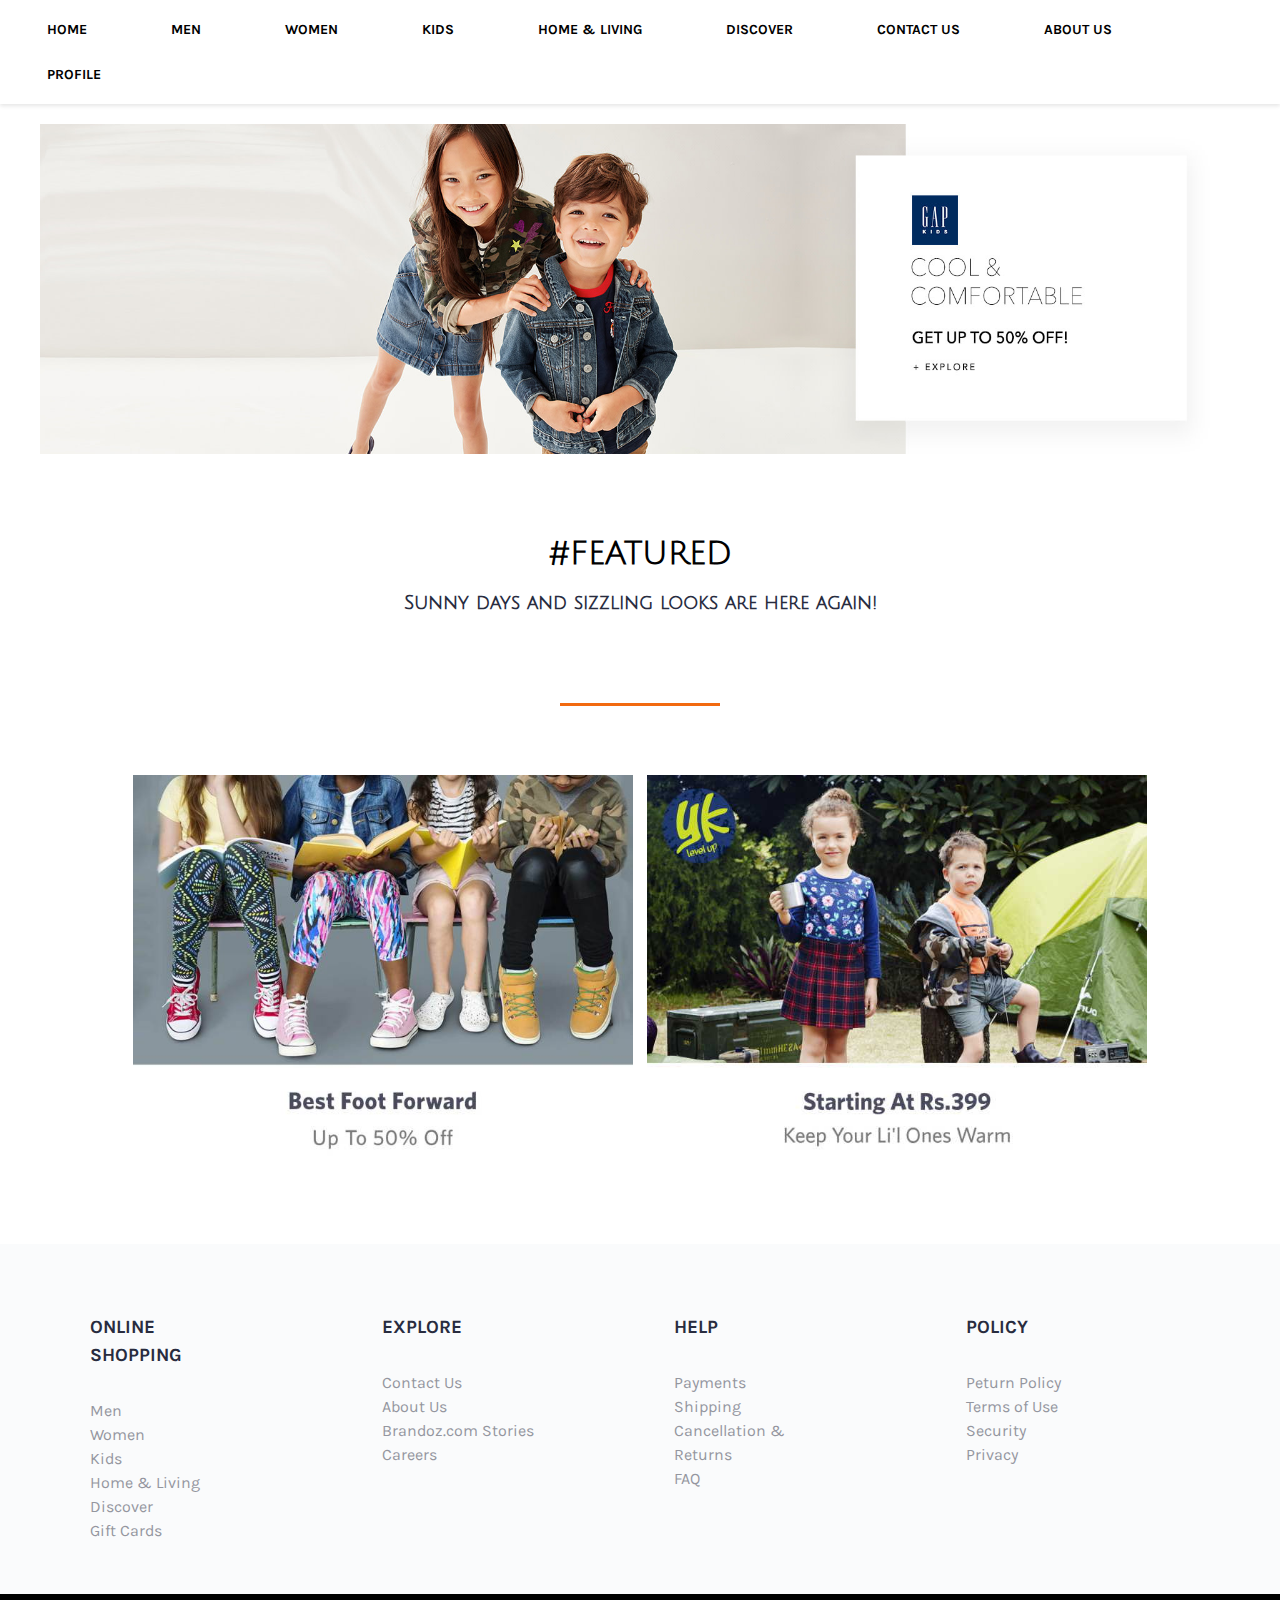
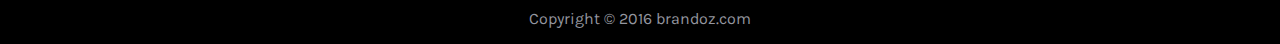
<file: kids.html>
<!DOCTYPE html>
<html>
<head>
	<title></title>
	<link rel="stylesheet" type="text/css" href="css/kids-style.css">
	<link rel="stylesheet" type="text/css" href="css/common-footer.css">
	<link href="https://fonts.googleapis.com/css?family=Julius+Sans+One&display=swap" rel="stylesheet">
	<style type="text/css">
		
.wrap{
	margin:0px;
	padding: 0px;
	width: 100%;
	box-shadow: 0px 2px 4px 0px rgba(0,0,0,0.1);}

.menu{
	background-color: #fff;
	width: 100%;
	position: relative;	
}
.menu ul{
	list-style: none;
	margin: 0px;
	padding: 7px;
}

.menu ul li{
	display: inline-block;
}

.menu ul li a{
	display: block;
	line-height: 45px; 
	color: #000;
	font-size: 14px;
	font-weight: bold;
	padding: 0px 40px;
	text-decoration: none; 
	transition: all ease 0.5s;
}

.menu ul li:hover > a{
	color: #333;
}


.menu ul li:hover .mega-menu-1{
	visibility: visible;
	opacity: 1;
	margin-top: 0; 
}

.menu ul li:hover .mega-menu-2{
	visibility: visible;
	opacity: 1;
	margin-top: 0; 
}

.menu ul li:hover .mega-menu-3{
	visibility: visible;
	opacity: 1;
	margin-top: 0; 
}

.menu ul li:hover .mega-menu-4{
	visibility: visible;
	opacity: 1;
	margin-top: 0; 
}

.menu ul li:hover .mega-menu-5{
	visibility: visible;
	opacity: 1;
	margin-top: 0; 
}

.menu ul li:hover .mega-menu-6{
	visibility: visible;
	opacity: 1;
	margin-top: 0; 
}


.mega-menu-1{
	position: absolute;
	top: 105%;
	left: 150px;
	right: 150px;
	background-color: #fff;
	
	visibility: hidden;
	opacity: 0;
	transition: all ease 0.5s;
	margin-top: 20px;
	box-shadow: 0px 2px 4px 0px rgba(0,0,0,0.1);
}

.mega-menu-2{
	position: absolute;
	top: 105%;
	left: 150px;
	right: 150px;
	background-color: #fff;
	
	visibility: hidden;
	opacity: 0;
	transition: all ease 0.5s;
	margin-top: 20px;
	box-shadow: 0px 2px 4px 0px rgba(0,0,0,0.1);
}

.mega-menu-3{
	position: absolute;
	top: 105%;
	left: 150px;
	right: 150px;
	background-color: #fff;
	
	visibility: hidden;
	opacity: 0;
	transition: all ease 0.5s;
	margin-top: 20px;
	box-shadow: 0px 2px 4px 0px rgba(0,0,0,0.1);
}

.mega-menu-4{
	position: absolute;
	top: 105%;
	left: 150px;
	right: 150px;
	background-color: #fff;
	
	visibility: hidden;
	opacity: 0;
	transition: all ease 0.5s;
	margin-top: 20px;
	box-shadow: 0px 2px 4px 0px rgba(0,0,0,0.1);
}

.mega-menu-5{
	position: absolute;
	top: 105%;
	left: 150px;
	right: 150px;
	background-color: #fff;
	
	visibility: hidden;
	opacity: 0;
	transition: all ease 0.5s;
	margin-top: 20px;
	box-shadow: 0px 2px 4px 0px rgba(0,0,0,0.1);
}

.mega-menu-6{
	position: absolute;
	top: 105%;
	left: 150px;
	right: 150px;
	background-color: #fff;
	
	visibility: hidden;
	opacity: 0;
	transition: all ease 0.5s;
	margin-top: 20px;
	box-shadow: 0px 2px 4px 0px rgba(0,0,0,0.1);
}


.mega-menu-1 .mega-column-1{
	float: left;
	width: 15%;
	padding: 25px;
}

.mega-menu-2 .mega-column-2{
	float: left;
	width: 15%;
	padding: 25px;
}

.mega-menu-3 .mega-column-3{
	float: left;
	width: 15%;
	padding: 25px;
}

.mega-menu-4 .mega-column-4{
	float: left;
	width: 15%;
	padding: 25px;
}

.mega-menu-5 .mega-column-5{
	float: left;
	width: 15%;
	padding: 25px;
}

.mega-menu-6 .mega-column-6{
	float: left;
	width: 15%;
	padding: 25px;
}

.mega-menu-1 .mega-column-1 h3{
	color: #ee5f73;
	font-size: 14px;
	margin: 0 0 10px 0;
}

.mega-menu-2 .mega-column-2 h3{
	color: #fb56c1;
	font-size: 14px;
	margin: 0 0 10px 0;
}

.mega-menu-3 .mega-column-3 h3{
	color: #f26a10;
	font-size: 14px;
	margin: 0 0 10px 0;
}

.mega-menu-4 .mega-column-4 h3{
	color: #f2c210;
	font-size: 14px;
	margin: 0 0 10px 0;
}

.mega-menu-5 .mega-column-5 h3{
	color: #0db7af;
	font-size: 14px;
	margin: 0 0 10px 0;
}

.mega-menu-6 .mega-column-6 h3{
	color: #ff3f6c;
	font-size: 14px;
	margin: 0 0 10px 0;
}



.mega-menu-1 .mega-column-1 p{
	margin: 0px 0px 5px 0px;
}

.mega-menu-2 .mega-column-2 p{
	margin: 0px 0px 5px 0px;
}

.mega-menu-3 .mega-column-3 p{
	margin: 0px 0px 5px 0px;
}

.mega-menu-4 .mega-column-4 p{
	margin: 0px 0px 5px 0px;
}

.mega-menu-5 .mega-column-5 p{
	margin: 0px 0px 5px 0px;
}

.mega-menu-6 .mega-column-6 p{
	margin: 0px 0px 5px 0px;
}


.mega-menu-1 .mega-column-1 p a{
	color: #333;
	font-weight: normal;
	line-height: 20px;
	padding: 0px; 
}

.mega-menu-2 .mega-column-2 p a{
	color: #333;
	font-weight: normal;
	line-height: 20px;
	padding: 0px; 
}
.mega-menu-3 .mega-column-3 p a{
	color: #333;
	font-weight: normal;
	line-height: 20px;
	padding: 0px; 
}
.mega-menu-4 .mega-column-4 p a{
	color: #333;
	font-weight: normal;
	line-height: 20px;
	padding: 0px; 
}
.mega-menu-5 .mega-column-5 p a{
	color: #333;
	font-weight: normal;
	line-height: 20px;
	padding: 0px; 
}

.mega-menu-6 .mega-column-6 p a{
	color: #333;
	font-weight: normal;
	line-height: 20px;
	padding: 0px; 
}

.mega-menu-1 .mega-column-1 p a:hover{
 	text-shadow: -0.25px -0.25px 0 #000, 0.25px 0.25px #000; 
}

.mega-menu-2 .mega-column-2 p a:hover{
 	text-shadow: -0.25px -0.25px 0 #000, 0.25px 0.25px #000; 
}
	
.mega-menu-3 .mega-column-3 p a:hover{
 	text-shadow: -0.25px -0.25px 0 #000, 0.25px 0.25px #000; 
}
	
.mega-menu-4 .mega-column-4 p a:hover{
 	text-shadow: -0.25px -0.25px 0 #000, 0.25px 0.25px #000; 
}

.mega-menu-5 .mega-column-5 p a:hover{
 	text-shadow: -0.25px -0.25px 0 #000, 0.25px 0.25px #000; 
}


.mega-menu-6 .mega-column-6 p a:hover{
 	text-shadow: -0.25px -0.25px 0 #000, 0.25px 0.25px #000; 
}

button{
 padding:10px;
 border:1px solid #DCDCDC;
 background-color: #fff;
 font-weight: bold;
 color: #ff3f6c;
 outline: none;
 border-radius: 2px;

}

button:hover{
border-color: #ff3f6c;
}

	</style>
</head>
<body>

	<div class="wrap">
		<div class="menu">
			<ul>
				<li><a href="index.html	">HOME</a></li>
				<li><a href="men.html">MEN</a>
					<div class="mega-menu-1">
						<div class="mega-column-1">
							<h3>Topwear</h3>
							<p><a href="#">T-Shirts</a></p>
							<p><a href="#">Casual Shirts</a></p>
							<p><a href="#">Formal Shirts</a></p>
							<p><a href="#">Sweatshirts</a></p>
							<p><a href="#">Sweaters</a></p>
							<p><a href="#">Jackets</a></p>
							<p><a href="#">Blazers & Coats</a></p>
							<p><a href="#">Suits</a></p>
							<p><a href="#">Rain Jackets</a></p>
							<br>
							<hr>
							<br>
							<h3>Indian & Festive Wear</h3>
							<p><a href="#">Kurtas & Kurta Sets</a></p>
							<p><a href="#">Sherwanis</a></p>
							<p><a href="#">Nehru Jackets</a></p>
							<p><a href="#">Dhotis</a></p>
						</div>
						<div class="mega-column-1">
							<h3>Bottomwear</h3>
							<p><a href="#">Jeans</a></p>
							<p><a href="#">Casual Trousers</a></p>
							<p><a href="#">Formal Trousers</a></p>
							<p><a href="#">Shorts</a></p>
							<p><a href="#">Track Pants & Joggers</a></p>
							<br>
							<hr>
							<br>
							<h3>Innerwear & Sleepwear</h3>
							<p><a href="#">Briefs & Trunks</a></p>
							<p><a href="#">Boxers</a></p>
							<p><a href="#">Vests</a></p>
							<p><a href="#">Sleepwear & Loungewear</a></p>
							<p><a href="#">Thermals</a></p>
							<br>
							<hr>
							<br>
							<h3>Plus Size</h3>
						</div>
						<div class="mega-column-1">
							<h3>Footwear</h3>
							<p><a href="#">Casual Shoes</a></p>
							<p><a href="#">Sports Shoes</a></p>
							<p><a href="#">Formal Shoes</a></p>
							<p><a href="#">Sneakers</a></p>
							<p><a href="#">Sandals & Floaters</a></p>
							<p><a href="#">Flip Flops</a></p>
							<p><a href="#">Socks</a></p>
							<br>
							<h3>Personal Care & Grooming</h3>
							<br>
							<h3>Sunglasses & Frames</h3>
							<br>
							<h3>Watches</h3>
						</div>
						<div class="mega-column-1">
							<h3>Sports & Active Wear</h3>
							<p><a href="#">Sports Shoes</a></p>
							<p><a href="#">Sports Sandals</a></p>
							<p><a href="#">Active T-Shirts</a></p>
							<p><a href="#">Track Pants & Shorts</a></p>
							<p><a href="#">Tracksuits</a></p>
							<p><a href="#">Jackets & Sweatshirts</a></p>
							<p><a href="#">Sports Accessories</a></p>
							<p><a href="#">Swimwear</a></p>
							<br>
							<hr>
							<br>
							<h3>Gadgets</h3>
							<p><a href="#">Smart Wearables</a></p>
							<p><a href="#">Fitness Gadgets</a></p>
							<p><a href="#">Headphones</a></p>
							<p><a href="#">Speakers</a></p>
						</div>
						<div class="mega-column-1">
							<h3>Fashion Accessories</h3>
							<p><a href="#">Wallets</a></p>
							<p><a href="#">Belts</a></p>
							<p><a href="#">Perfumes & Body Mists</a></p>
							<p><a href="#">Trimmers</a></p>
							<p><a href="#">Deodorants</a></p>
							<p><a href="#">Ties, Cufflinks & Pocket Squares</a></p>
							<p><a href="#">Accessory Gift Sets</a></p>
							<p><a href="#">Caps & Hats</a></p>
							<p><a href="#">Mufflers, Scarves & Gloves</a></p>
							<p><a href="#">Phone Cases</a></p>
							<p><a href="#">Rings & Wristwear</a></p>
							<p><a href="#">Helmets</a></p>
							<br>
							<h3>Bags & Backpacks</h3>
							<br>
							<h3>Luggages & Trolleys</h3>
						</div>
						<div class="clearfix"></div>
					</div>
				</li>
				<li><a href="women.html">WOMEN</a>
					<div class="mega-menu-2">
						<div class="mega-column-2">
							<h3>Indian & Fusion Wear</h3>
							<p><a href="#">Kurtas & Suits</a></p>
							<p><a href="#">Kurtis, Tunics & Tops</a></p>
							<p><a href="#">Ethnic Dresses</a></p>
							<p><a href="#">Leggings, Salwars & Churidars</a></p>
							<p><a href="#">Skirts & Palazzos</a></p>
							<p><a href="#">Sarees & Blouses</a></p>
							<p><a href="#">Dress Materials</a></p>
							<p><a href="#">Lehenga Cholis</a></p>
							<p><a href="#">Dupattas & Shawls</a></p>
							<p><a href="#">Jackets & Waistcoats</a></p>
							<br>
							<hr>
							<br>
							<h3>Belts, Scarves & More</h3>
							<br>
							<h3>Watches & Wearables</h3>
						</div>
						<div class="mega-column-2">
							<h3>Western Wear</h3>
							<p><a href="#">Dresses & Jumpsuits</a></p>
							<p><a href="#">Tops</a></p>
							<p><a href="#">T-Shirts</a></p>
							<p><a href="#">Shirts</a></p>
							<p><a href="#">Jeans & Jeggings</a></p>
							<p><a href="#">Trousers & Capris</a></p>
							<p><a href="#">Shorts & Skirts</a></p>
							<p><a href="#">Shrugs</a></p>
							<p><a href="#">Sweaters & Sweatshirts</a></p>
							<p><a href="#">Jackets & Waistcoats</a></p>
							<p><a href="#">Coats & Blazers</a></p>
							<br>
							<hr>
							<br>
							<h3>Sunglasses & Frames</h3>
						</div>
						<div class="mega-column-2">
							<h3>Footwear</h3>
							<p><a href="#">Flats</a></p>
							<p><a href="#">Casual Shoes</a></p>
							<p><a href="#">Heels</a></p>
							<p><a href="#">Boots</a></p>
							<p><a href="#">Sports Shoes & Floaters</a></p>
							<br>
							<hr>
							<br>
							<h3>Sports & Active Wear</h3>
							<p><a href="#">Clothing</a></p>
							<p><a href="#">Footwear</a></p>
							<p><a href="#">Sports Accessories</a></p>
							<p><a href="#">Sports Equipment</a></p>
						</div>
						<div class="mega-column-2">
							<h3>Lingerie & Sleepwear</h3>
							<p><a href="#">Bras & Lingerie Sets</a></p>
							<p><a href="#">Briefs</a></p>
							<p><a href="#">Shapewear</a></p>
							<p><a href="#">Sleepwear & Loungewear</a></p>
							<p><a href="#">Swimwear</a></p>
							<p><a href="#">Camisoles & Thermals</a></p>
							<br>
							<hr>
							<br>
							<h3>Beauty & Personal Care</h3>
							<p><a href="#">Makeup</a></p>
							<p><a href="#">Skincare</a></p>
							<p><a href="#">Premium Beauty</a></p>
							<p><a href="#">Lipsticks</a></p>
							<p><a href="#">Fragrances</a></p>
						</div>
						<div class="mega-column-2">
							<h3>Gadgets</h3>
							<p><a href="#">Smart Wearables</a></p>
							<p><a href="#">Fitness Gadgets</a></p>
							<p><a href="#">Headphones</a></p>
							<p><a href="#">Speakers</a></p>
							<br>
							<hr>
							<br>
							<h3>Jewellery</h3>
							<p><a href="#">Fashion Jewellery</a></p>
							<p><a href="#">Fine Jewellery</a></p>
							<p><a href="#">Earrings</a></p>
							<br>
							<hr>
							<br>
							<h3>Backpacks</h3>
							<br>
							<h3>Handbags, Bags & Wallets</h3>
							<br>
							<h3>Luggages & Trolleys</h3>
						</div>
						<div class="clearfix"></div>
					</div>
				</li>
				<li><a href="kids.html">KIDS</a>
					<div class="mega-menu-3">
						<div class="mega-column-3">
							<h3>Boys Clothing</h3>
							<p><a href="#">T-Shirts</a></p>
							<p><a href="#">Shirts</a></p>
							<p><a href="#">Shorts</a></p>
							<p><a href="#">Jeans</a></p>
							<p><a href="#">Trousers</a></p>
							<p><a href="#">Clothing Sets</a></p>
							<p><a href="#">Ethnic Wear</a></p>
							<p><a href="#">Track Pants & Pyjamas</a></p>
							<p><a href="#">Jacket, Sweater & Sweatshirts</a></p>
							<p><a href="#">Innerwear & Sleepwear</a></p>
						</div>
						<div class="mega-column-3">
							<h3>Girls Clothing</h3>
							<p><a href="#">Dresses</a></p>
							<p><a href="#">Tops</a></p>
							<p><a href="#">T-shirts</a></p>
							<p><a href="#">Clothing Sets</a></p>
							<p><a href="#">Ethnic wear</a></p>
							<p><a href="#">Dungarees & Jumpsuits</a></p>
							<p><a href="#">Skirts & shorts</a></p>
							<p><a href="#">Tights & Leggings</a></p>
							<p><a href="#">Jeans, Trousers & Capris</a></p>
							<p><a href="#">Jacket, Sweater & Sweatshirts</a></p>
							<p><a href="#">Innerwear & Sleepwear</a></p>
						</div>
						<div class="mega-column-3">
							<h3>Boys Footwear</h3>
							<p><a href="#">Casual Shoes</a></p>
							<p><a href="#">Sports Shoes</a></p>
							<p><a href="#">Sandals</a></p>
							<p><a href="#">Flip flops</a></p>
							<p><a href="#">School Shoes</a></p>
							<br>
							<hr>
							<br>
							<h3>Girls Footwear</h3>
							<p><a href="#">Flats</a></p>
							<p><a href="#">Casual Shoes</a></p>
							<p><a href="#">Heels</a></p>
							<p><a href="#">Flip flops</a></p>
							<p><a href="#">Sandals</a></p>
							<p><a href="#">School Shoes</a></p>
						</div>
						<div class="mega-column-3">
							<h3>Infants</h3>
							<p><a href="#">Rompers & Onesies</a></p>
							<p><a href="#">Clothing Sets</a></p>
							<p><a href="#">Tshirts & Tops</a></p>
							<p><a href="#">Dresses</a></p>
							<p><a href="#">Bottom wear</a></p>
							<p><a href="#">Winter Wear</a></p>
							<p><a href="#">Innerwear & Sleepwear</a></p>
							<p><a href="#">Infants Accessories</a></p>
							<br>
							<hr>
							<br>
							<h3>Kids Accessories</h3>
							<p><a href="#">Bags & Backpacks</a></p>
							<p><a href="#">Watches</a></p>
							<p><a href="#">Jewellery & Hair Accessories</a></p>
							<p><a href="#">Eyewear</a></p>
							<br>
							<hr>
							<br>
							<h3>Home & Bath</h3>
						</div>
						<div class="mega-column-3">
							<h3>Brands</h3>
							<p><a href="#">United Colors of Benetton</a></p>
							<p><a href="#">Yk</a></p>
							<p><a href="#">U.S. Polo Assn. Kids</a></p>
							<p><a href="#">GAP Kids</a></p>
							<p><a href="#">Gini & Jony</a></p>
							<p><a href="#">Peppermint</a></p>
							<p><a href="#">next</a></p>
							<p><a href="#">Allen Solly Junior</a></p>
							<p><a href="#">Nike</a></p>
							<p><a href="#">Pepe Jeans</a></p>
							<p><a href="#">H&M</a></p>
						</div>
						<div class="clearfix"></div>
					</div>
				</li>
				<li><a href="h&l.html">HOME & LIVING</a>
					<div class="mega-menu-4">
						<div class="mega-column-4">
							<h3>Bed Linen & Furnishing</h3>
							<p><a href="#">Bedsheets</a></p>
							<p><a href="#">Bedding Sets</a></p>
							<p><a href="#">Blankets, Quilts & Dohars</a></p>
							<p><a href="#">Pillows & Pillow Covers</a></p>
							<p><a href="#">Bed Covers</a></p>
							<br>
							<hr>
							<br>
							<h3>Flooring</h3>
							<p><a href="#">Carpets</a></p>
							<p><a href="#">Floor Mats & Dhurries</a></p>
							<p><a href="#">Door Mats</a></p>
						</div>
						<div class="mega-column-4">
							<h3>Bath</h3>
							<p><a href="#">Bath Towels</a></p>
							<p><a href="#">Hand & Face Towels</a></p>
							<p><a href="#">Beach Towels</a></p>
							<p><a href="#">Towels Set</a></p>
							<p><a href="#">Bath Rugs</a></p>
							<p><a href="#">Bath Robes</a></p>
							<p><a href="#">Bathroom Accessories</a></p>
							<br>
							<hr>
							<br>
							<h3>Lamps & Lighting</h3>
							<p><a href="#">Floor Lamps</a></p>
							<p><a href="#">Table Lamps</a></p>
							<p><a href="#">Wall Lamps</a></p>
						</div>
						<div class="mega-column-4">
							<h3>Home Décor</h3>
							<p><a href="#">Plants & Planters</a></p>
							<p><a href="#">Aromas & Candles</a></p>
							<p><a href="#">Clocks</a></p>
							<p><a href="#">Mirrors</a></p>
							<p><a href="#">Wall Décor</a></p>
							<p><a href="#">Wall Shelves</a></p>
							<p><a href="#">Fountains</a></p>
							<p><a href="#">Showpieces & Vases</a></p>
							<br>
							<h3>Cushions & Cushion Covers</h3>
							<br>
							<h3>Curtains</h3>
						</div>
						<div class="mega-column-4">
							<h3>Kitchen & Table</h3>
							<p><a href="#">Tableware & Serveware</a></p>
							<p><a href="#">Bar & Drinkware2</a></p>
							<p><a href="#">Cookware & Kitchen Tools</a></p>
							<p><a href="#">Kitchen Storage</a></p>
							<p><a href="#">Table Covers & Furnishings</a></p>
							<br>
							<hr>
							<br>
							<h3>Storage</h3>
							<p><a href="#">Organisers</a></p>
							<p><a href="#">Hooks & Holders</a></p>
						</div>
						<div class="mega-column-4">
							<h3>Brands</h3>
							<p><a href="#">Bombay Dyeing</a></p>
							<p><a href="#">Spaces</a></p>
							<p><a href="#">D'Decor</a></p>
							<p><a href="#">Portico New York</a></p>
							<p><a href="#">Pure Home & Living</a></p>
							<p><a href="#">Swayam</a></p>
							<p><a href="#">Raymond Home</a></p>
							<p><a href="#">Maspar</a></p>
							<p><a href="#">Corelle</a></p>
							<p><a href="#">Trident</a></p>
							<p><a href="#">Cortina</a></p>
							<p><a href="#">Story@Home</a></p>
							<p><a href="#">Random</a></p>
							<p><a href="#">Home Sparkle</a></p>
							<p><a href="#">ROMEE</a></p>
							<p><a href="#">SEJ by Nisha Gupta</a></p>
						</div>
						<div class="clearfix"></div>
					</div>
				</li>
				<li><a href="discover.html">DISCOVER</a>
					<div class="mega-menu-5">
						<div class="mega-column-5">
							<h3>Brands For Him</h3>
							<p><a href="#">H&M</a></p>
							<p><a href="#">Roadster</a></p>
							<p><a href="#">United Colors of Benetton</a></p>
							<p><a href="#">Nike</a></p>
							<p><a href="#">Adidas</a></p>
							<p><a href="#">GAP</a></p>
							<p><a href="#">Levis</a></p>
							<p><a href="#">Tommy Hilfiger</a></p>
							<p><a href="#">Marks & Spencer</a></p>
							<p><a href="#">Louis Philippe</a></p>
							<p><a href="#">Wildcraft</a></p>
							<p><a href="#">Puma</a></p>
							<p><a href="#">Blackberry</a></p>
							<p><a href="#">INVICTUS</a></p>
							<p><a href="#">WROGN</a></p>
							<p><a href="#">HRX by Hrithik Roshan</a></p>
							<p><a href="#">House Of Pataudi</a></p>
						</div>
						<div class="mega-column-5">
							<h3>Brands For Her</h3>
							<p><a href="#">H&M</a></p>
							<p><a href="#">W</a></p>
							<p><a href="#">Forever21</a></p>
							<p><a href="#">Marks & Spencer</a></p>
							<p><a href="#">Dorothy Perkins</a></p>
							<p><a href="#">Mango</a></p>
							<p><a href="#">Hidesign</a></p>
							<p><a href="#">Catwalk</a></p>
							<p><a href="#">MAC</a></p>
							<p><a href="#">Pretty Secrets</a></p>
							<p><a href="#">Accessorize</a></p>
							<p><a href="#">Only</a></p>
							<p><a href="#">Arrow</a></p>
							<p><a href="#">Anouk</a></p>
							<p><a href="#">all about you</a></p>
							<p><a href="#">House Of Pataudi</a></p>
						</div>
						<div class="mega-column-5">
							<h3>Trends For Him</h3>
							<p><a href="#">Denim Destinations</a></p>
							<p><a href="#">Athleisure</a></p>
							<p><a href="#">Military Inspiration</a></p>
							<p><a href="#">Monochrome</a></p>
							<p><a href="#">Street</a></p>
							<br>
							<hr>
							<br>
							<h3>Trends For Her</h3>
							<p><a href="#">Retro</a></p>
							<p><a href="#">Indi</a></p>
							<p><a href="#">Soft Romantic</a></p>
							<p><a href="#">Summer Pastels</a></p>
							<p><a href="#">Denim Destinations</a></p>
						</div>
						<div class="mega-column-5">
							<h3>Premium For Him</h3>
							<p><a href="#">American Eagle</a></p>
							<p><a href="#">Superdry</a></p>
							<p><a href="#">Lacoste</a></p>
							<p><a href="#">Polo Ralph Lauren</a></p>
							<p><a href="#">Calvin Klein</a></p>
							<br>
							<hr>
							<br>
							<h3>Premium For Her</h3>
							<p><a href="#">Forever New</a></p>
							<p><a href="#">Aldo</a></p>
							<p><a href="#">Guess</a></p>
							<p><a href="#">Bobbi Brown</a></p>
							<p><a href="#">Swarovski</a></p>
						</div>
						<div class="mega-column-5">
							<h3>Brandoz Benefits</h3>
							<p><a href="#">Brandoz Insider</a></p>
							<p><a href="#">Try & Buy</a></p>
							<p><a href="#">Easy Returns & Exchanges</a></p>
							<p><a href="#">Customer Care</a></p>
							<p><a href="#">Quick Guide</a></p>
							<p><a href="#">Gift Card</a></p>
							<br>
							<hr>
							<br>
							<h3>Contest</h3>
							<p><a href="#">Brandoz Fashion Superstar</a></p>
						</div>
						<div class="clearfix"></div>
					</div>
				</li>
				<li><a href="contact.html">CONTACT US</a></li>
				<li><a href="about.html">ABOUT US</a></li>
				<li><a href="#">PROFILE</a>
					<div class="mega-menu-6">
						<div class="mega-column-6">
							<h3>Welcome</h3>
							<p>To access account and manage orders</p>
							<br>
							<button>SIGN UP</button>
							<button>LOG IN</button>
							<br>
							<br>
							<hr>
							<br>
							<p><a href="#">Orders</a></p>
							<p><a href="#">Wishlist</a></p>
							<p><a href="#">Gift Cards</a></p>
							<p><a href="#">Customer Care</a></p>
							<p><a href="#">Contact Us</a></p>
							<p><a href="#">Brandoz Insider</a></p>
							<br>
							<hr>
							<br>
							<p><a href="#">Brandoz Credit</a></p>
							<p><a href="#">PhonePe Wallet</a></p>
							<p><a href="#">Coupons</a></p>
							<p><a href="#">Saved Cards</a></p>
							<p><a href="#">Saved Addresses</a></p>
						</div>
						<div class="mega-column-6">
							<h3>My Account</h3>
							<p><a href="#">My Profile</a></p>
							<p><a href="#">Supercoin Zone</a></p>
							<p><a href="#">Brandoz Plus Zone</a></p>
							<p><a href="#">My Chats</a></p>
							<p><a href="#">Notification</a></p>
						</div>
						<div class="mega-column-6">
							<h3>Your Lists</h3>
							<p><a href="#">Create a List</a></p>
							<p><a href="#">Find a Gift</a></p>
							<p><a href="#">Save Items from the Web</a></p>
							<p><a href="#">Wedding Registry</a></p>
							<p><a href="#">Baby Registry</a></p>
							<p><a href="#">Friends & Family Gifting</a></p>
							<p><a href="#">BrandozSmile Charity Lists</a></p>
							<p><a href="#">Pantry Lists</a></p>
							<p><a href="#">Your Hearts</a></p>
							<p><a href="#">Explore Idea Lists</a></p>
							<p><a href="#">Explore Showroom</a></p>
							<p><a href="#">Take the Home Style Quiz</a></p>
						</div>
						<div class="mega-column-6">
							<h3>More</h3>
							<p><a href="#">Notification Preferences</a></p>
							<p><a href="#">Sell on Brandoz</a></p>
							<p><a href="#">24x7 Customer Care</a></p>
							<p><a href="#">Advertise</a></p>
						</div>
						<div class="mega-column-6">
							<p>Enjoy the hassle-free experience as you shop comfortably from your home or your workplace. You can also shop for your friends, family and loved-ones and available our gift services for special occasions.</p>
							<br>
							<hr>
							<br>
							<button>LOG OUT</button>
						</div>
						<div class="clearfix"></div>
					</div>
				</li>
			</ul>
		</div>	
	</div>




	<!--image-banner-->
	<div class="image-image" align="center">

	<div class="img-banner">
		<a href="#"><img src="img/k1.jpg" height="330px" width="1200px"></a>
	</div>
</div>


<br>
<br>
<br>

<h1 align="center" style="font-family: 'Julius Sans One', sans-serif;">#FEATURED</h1>
<h3 align="center" style="font-family: 'Julius Sans One', sans-serif;">Sunny days and sizzling looks are here again!</h3>

<div class="cr" align="center">
<span class="border"></span>
</div>



<div class="cards-conatiner" align="center">
<div class="c1">
<a href="#"><img src="img/ki1.jpg" height="400px" width="500px"></a>
</div>
<div class="c1">
<a href="#"><img src="img/ki2.jpg" height="400px" width="500px"></a>
</div>
</div>

<!--footer-->
   <div class="footer">
                <div class="footer-content">

                	      <div class="footer-section-social">
                        
                        <ul>
                    <h3>ONLINE SHOPPING</h3>	
                            <li>
                                <a href="#">Men</a>
                            </li>
                            <li>
                                <a href="#">Women</a>
                            </li>
                            <li>
                                <a href="#">Kids</a>
                            </li>
                            <li>
                                <a href="#">Home & Living</a>
                            </li>
                            <li>
                                <a href="#">Discover</a>
                            </li>
                            <li>
                                <a href="#">Gift Cards</a>
                            </li>
                        </ul>
                   


                    </div>
              <div class="footer-section-explore">
                        <ul>
			<h3>EXPLORE</h3>
                            <li><a href="#">Contact Us</a></li>
                            <li><a href="#">About Us</a></li>
                            <li><a href="#">Brandoz.com Stories</a></li>
                            <li><a href="#">Careers</a></li>
                        </ul>
                    </div>

                <div class="footer-section-help">
                        
                        <ul>
                    <h3>HELP</h3>
                            <li><a href="#">Payments</a></li>
                            <li><a href="#">Shipping</a></li>
                            <li><a href="#">Cancellation & Returns</a></li>
                            <li><a href="#">FAQ</a></li>
                        </ul>
                    </div>

                     <div class="footer-section-policy">
                        
                        <ul>
                    <h3>POLICY</h3>
                            <li>
                                <a href="#">Peturn Policy</a>
                            </li>
                            <li>
                                <a href="#">Terms of Use</a>
                            </li>
                            <li>
                                <a href="#">Security</a>
                            </li>
                            <li>
                                <a href="#">Privacy</a>
                            </li>
                        </ul>
                    </div>


                   

                    
                </div>



        <div class="footer-bottom">
            Copyright &copy; 2016 brandoz.com
        </div>
    </div>


</body>
</html>
</file>
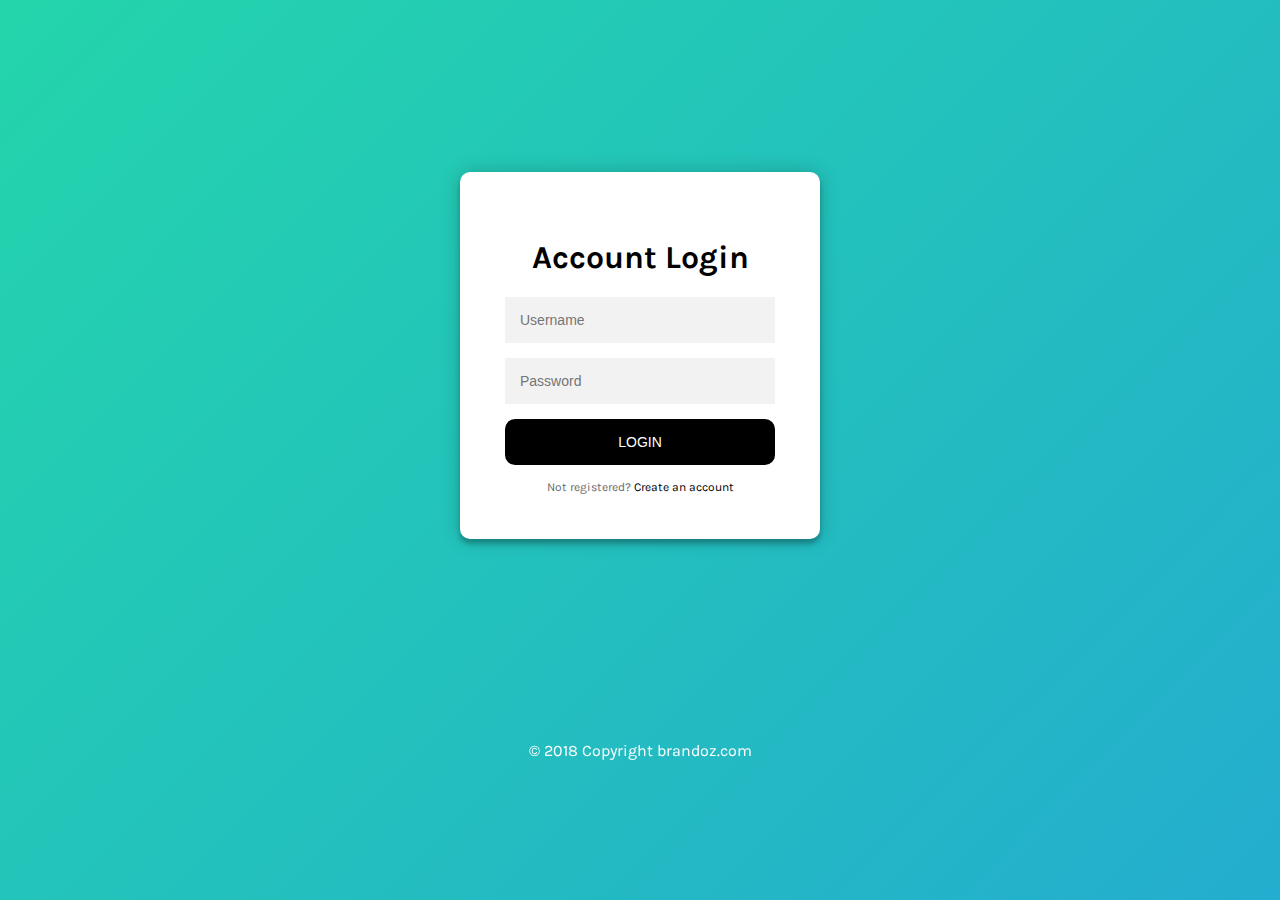
<file: login-page.html>
<!DOCTYPE html>
<html>
<head>
	<title></title>
	
	<script type="text/javascript">
		$('.message a').click(function(){
   $('form').animate({height: "toggle", opacity: "toggle"}, "slow");
});
	</script>
	 <link rel="stylesheet" type="text/css" href="css/login-page-style.css">
	

</head>
<body>
<div class="login-page">
  <div class="form">
  	 <h1>Account Login</h1>
    <form class="register-form">
      <input type="text" placeholder="name"/>
      <input type="password" placeholder="password"/>
      <input type="text" placeholder="email address"/>
      <button>create</button>
      <p class="message">Already registered? <a href="#">Sign In</a></p>
    </form>
    <form class="login-form">
      <input type="text" placeholder="Username" required/>

      <input type="password" placeholder="Password" required/>
      <button>login</button>
      <p class="message">Not registered? <a href="sign-up-page.html">Create an account</a></p>
    </form>
  </div>
</div>
<div class="footer">&copy; 2018 Copyright <a id="ftr" href="home.html">brandoz.com</a></div>
</body>
</html>
</file>
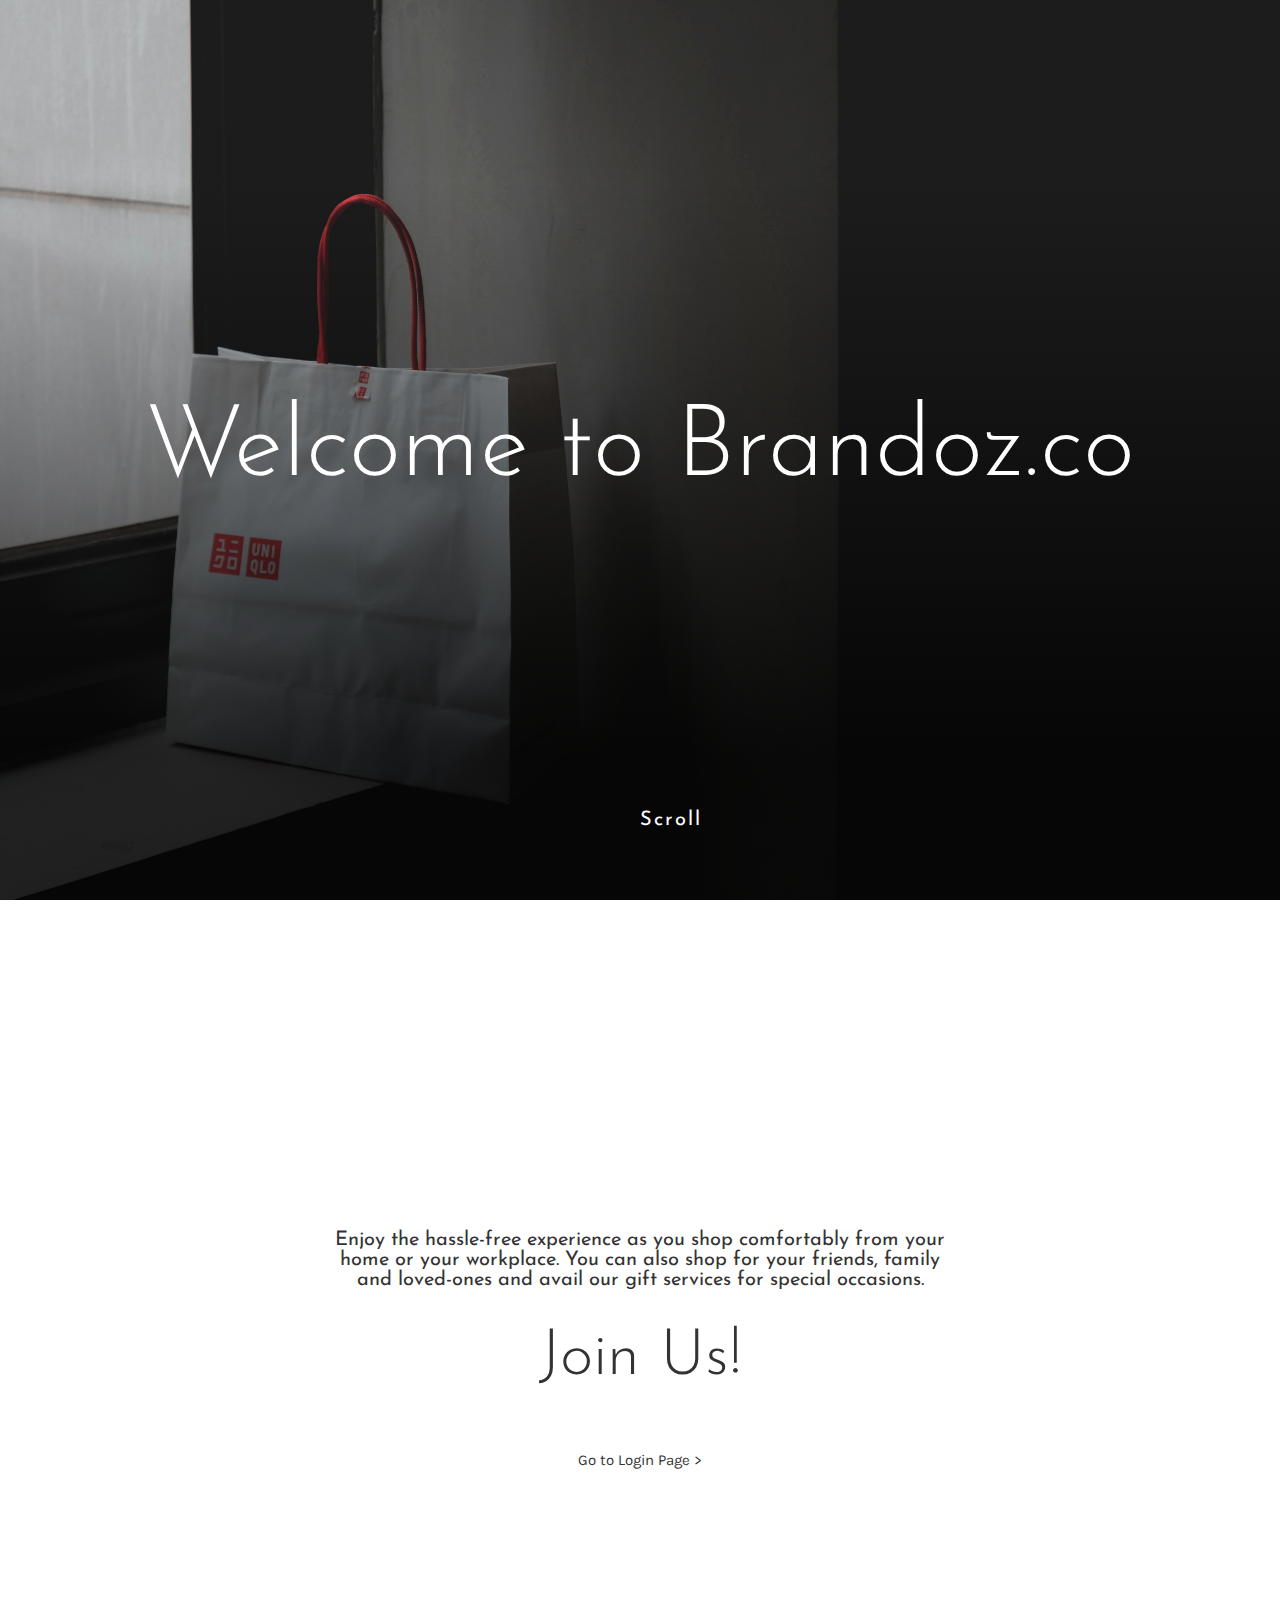
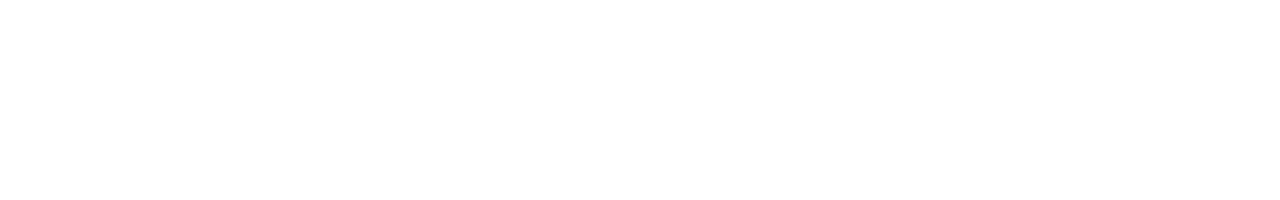
<file: main-scrolling.html>
<!DOCTYPE html>
<html>
<head>
  <link rel="stylesheet" type="text/css" href="css/style.css">
<script src="https://ajax.googleapis.com/ajax/libs/jquery/3.3.1/jquery.min.js"></script>
<script>
$(document).ready(function(){
  // Add smooth scrolling to all links
  $("a").on('click', function(event) {

    // Make sure this.hash has a value before overriding default behavior
    if (this.hash !== "") {
      // Prevent default anchor click behavior
      event.preventDefault();

      // Store hash
      var hash = this.hash;

      // Using jQuery's animate() method to add smooth page scroll
      // The optional number (800) specifies the number of milliseconds it takes to scroll to the specified area
      $('html, body').animate({
        scrollTop: $(hash).offset().top
      }, 800, function(){
   
        // Add hash (#) to URL when done scrolling (default click behavior)
        window.location.hash = hash;
      });
    } // End if
  });
});
</script>

<style type="text/css">
  @import url(https://fonts.googleapis.com/css?family=Josefin+Sans:300,400);
* {
  margin: 0;
  padding: 0;
}
html, body {
  height: 100%;
}
section {
  position: relative;
  width: 100%;
  height: 100%;
}
section::after {
  position: absolute;
  bottom: 0;
  left: 0;
  content: '';
  width: 100%;
  height: 80%;
  background: -webkit-linear-gradient(top,rgba(0,0,0,0) 0,rgba(0,0,0,.8) 80%,rgba(0,0,0,.8) 100%);
  background: linear-gradient(to bottom,rgba(0,0,0,0) 0,rgba(0,0,0,.8) 80%,rgba(0,0,0,.8) 100%);
}
section h1 {
  position: absolute;
  top: 50%;
  left: 50%;
  z-index: 2;
  -webkit-transform: translate(-50%, -50%);
  transform: translate(-50%, -50%);
  color: #fff;
  font : normal 300 100px/1 'Josefin Sans', sans-serif;
  text-align: center;
  white-space: nowrap;
}

#section07 { background: url(img/scrolling-image.jpg) center center / cover no-repeat;}
#thanks {
  background-color: #fff;
}
#thanks::after {
  content: none;
}
#thanks div {
  position: absolute;
  top: 50%;
  left: 50%;
  z-index: 2;
  -webkit-transform: translate(-50%, -50%);
  transform: translate(-50%, -50%);
  text-align: center;
}
#thanks h2 {
  margin-bottom: 60px;
  color: #333;
  font : normal 300 64px/1 'Josefin Sans', sans-serif;
  text-align: center;
  white-space: nowrap;
}
#thanks p {
  color: #333;
  font : normal 400 20px/1 'Josefin Sans', sans-serif;
}
#thanks p a {
  color: #333;
  text-decoration: none;
  transition: color .3s;
}
#thanks p a:hover {
  color: #888;
}
.demo a {
  position: absolute;
  bottom: 20px;
  left: 50%;
  z-index: 2;
  display: inline-block;
  -webkit-transform: translate(0, -50%);
  transform: translate(0, -50%);
  color: #fff;
  font : normal 400 20px/1 'Josefin Sans', sans-serif;
  letter-spacing: .1em;
  text-decoration: none;
  transition: opacity .3s;
}
.demo a:hover {
  opacity: .5;
}



#section07 a {
  padding-top: 80px;
}
#section07 a span {
  position: absolute;
  top: 0;
  left: 50%;
  width: 24px;
  height: 24px;
  margin-left: -12px;
  border-left: 1px solid #fff;
  border-bottom: 1px solid #fff;
  -webkit-transform: rotate(-45deg);
  transform: rotate(-45deg);
  -webkit-animation: sdb07 2s infinite;
  animation: sdb07 2s infinite;
  opacity: 0;
  box-sizing: border-box;
}
#section07 a span:nth-of-type(1) {
  -webkit-animation-delay: 0s;
  animation-delay: 0s;
}
#section07 a span:nth-of-type(2) {
  top: 16px;
  -webkit-animation-delay: .15s;
  animation-delay: .15s;
}
#section07 a span:nth-of-type(3) {
  top: 32px;
  -webkit-animation-delay: .3s;
  animation-delay: .3s;
}
@-webkit-keyframes sdb07 {
  0% {
    opacity: 0;
  }
  50% {
    opacity: 1;
  }
  100% {
    opacity: 0;
  }
}
@keyframes sdb07 {
  0% {
    opacity: 0;
  }
  50% {
    opacity: 1;
  }
  100% {
    opacity: 0;
  }
}

</style>
</head>
<body>


<section id="section07" class="demo">
  <h1>Welcome to Brandoz.co</h1>
  <a href="#thanks"><span></span><span></span><span></span>Scroll</a>
</section>
<section id="thanks">
  <div>
<p>Enjoy the hassle-free experience as you shop comfortably from your home or your workplace. You can also shop for your friends, family and loved-ones and avail our gift services for special occasions.</p>
<br>
<br>
    <h2>Join Us!</h2>
    <p><a href="login-page.html">Go to Login Page &gt;</a></p>
  </div>
</section>

</body>
</html>
</file>
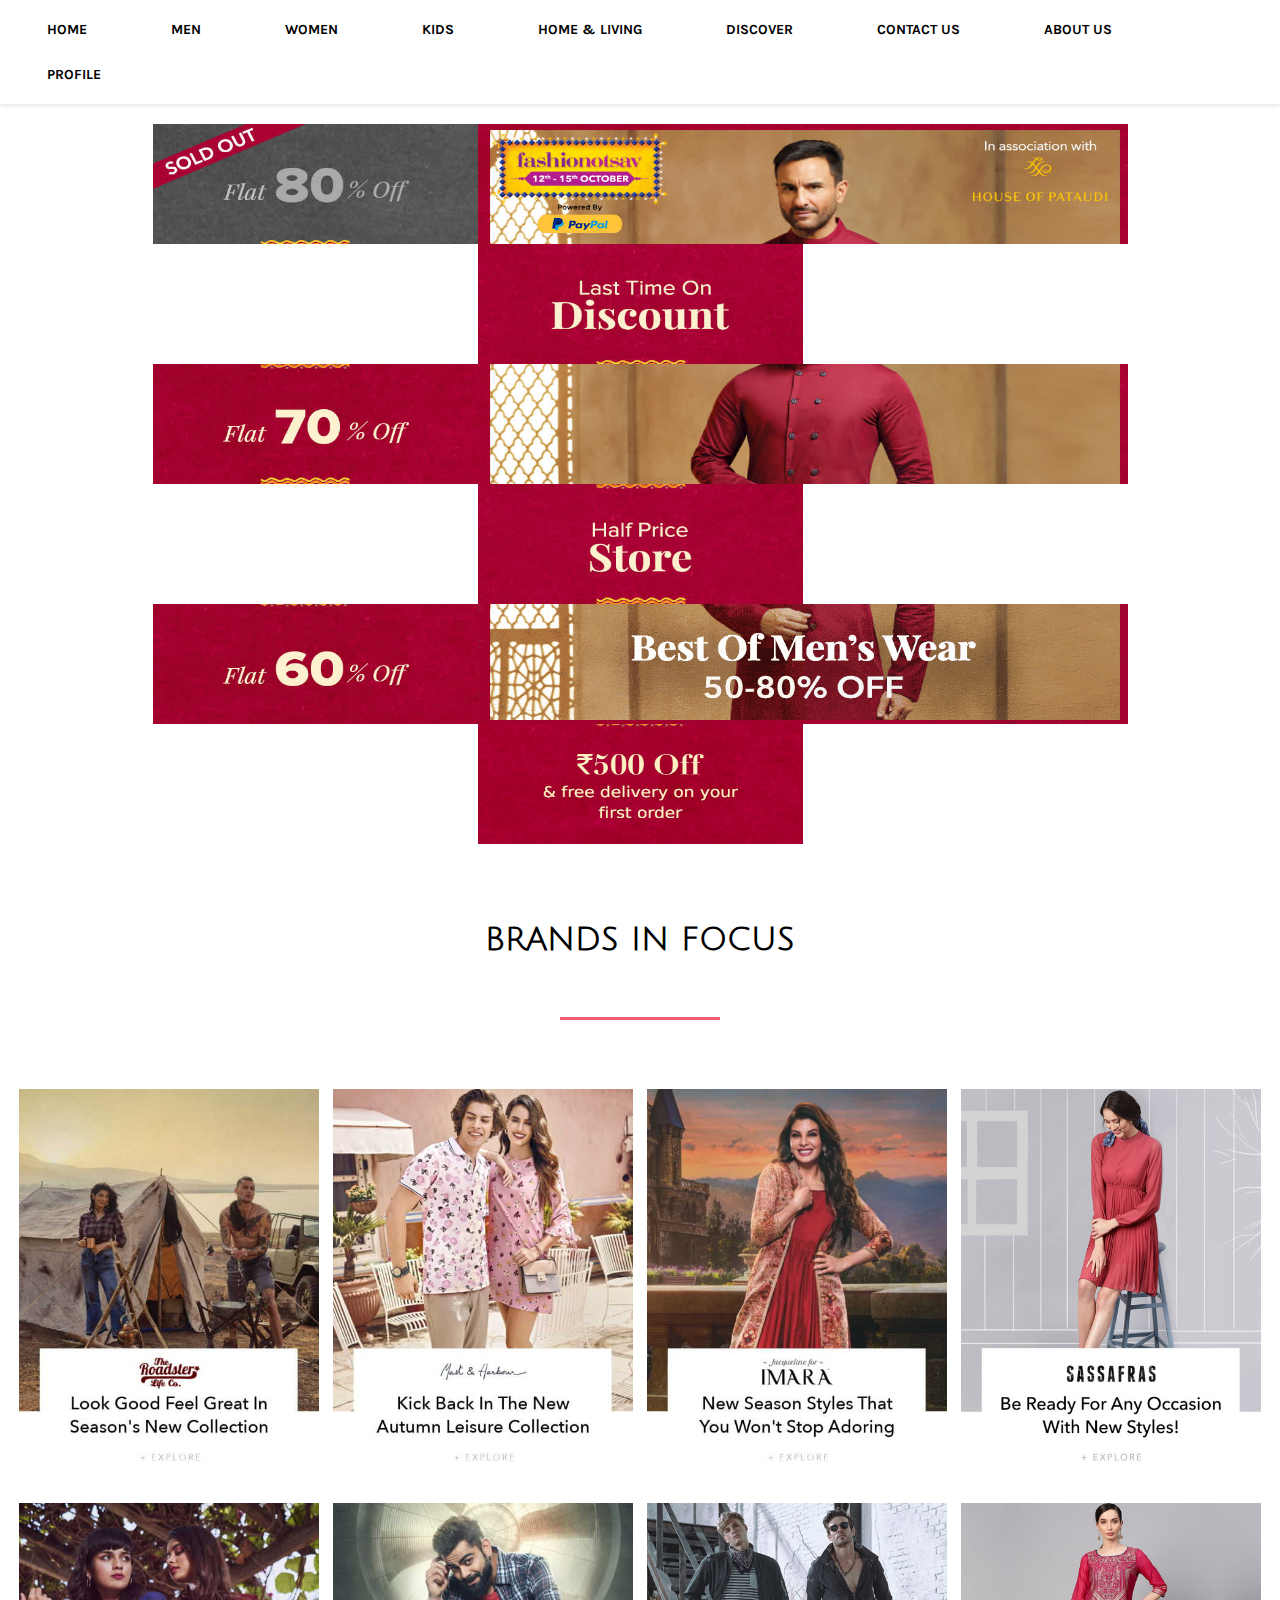
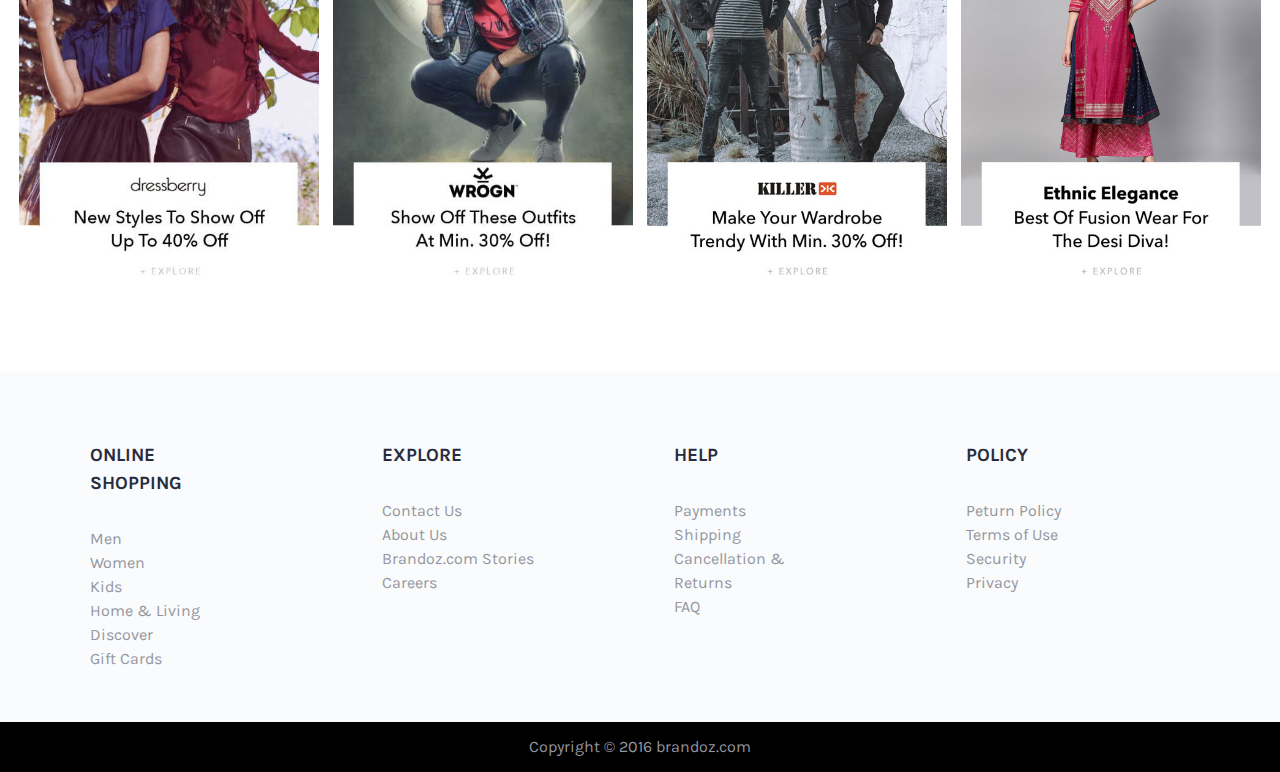
<file: men.html>
<!DOCTYPE html>
<html>
<head>
	<title></title>
	<link rel="stylesheet" type="text/css" href="css/men-style.css">
	<link rel="stylesheet" type="text/css" href="css/common-footer.css">
	<link href="https://fonts.googleapis.com/css?family=Julius+Sans+One&display=swap" rel="stylesheet">
	<style type="text/css">
		
.wrap{
	margin:0px;
	padding: 0px;
	width: 100%;
	box-shadow: 0px 2px 4px 0px rgba(0,0,0,0.1);
}

.menu{
	background-color: #fff;
	width: 100%;
	position: relative;	
}
.menu ul{
	list-style: none;
	margin: 0px;
	padding: 7px;
}

.menu ul li{
	display: inline-block;
}

.menu ul li a{
	display: block;
	line-height: 45px; 
	color: #000;
	font-weight: bold;
	font-size: 14px;
	padding: 0px 40px;
	text-decoration: none; 
	transition: all ease 0.5s;
}

.menu ul li:hover > a{
	color: #333;
}


.menu ul li:hover .mega-menu-1{
	visibility: visible;
	opacity: 1;
	margin-top: 0; 
}

.menu ul li:hover .mega-menu-2{
	visibility: visible;
	opacity: 1;
	margin-top: 0; 
}

.menu ul li:hover .mega-menu-3{
	visibility: visible;
	opacity: 1;
	margin-top: 0; 
}

.menu ul li:hover .mega-menu-4{
	visibility: visible;
	opacity: 1;
	margin-top: 0; 
}

.menu ul li:hover .mega-menu-5{
	visibility: visible;
	opacity: 1;
	margin-top: 0; 
}

.menu ul li:hover .mega-menu-6{
	visibility: visible;
	opacity: 1;
	margin-top: 0; 
}


.mega-menu-1{
	position: absolute;
	top: 105%;
	left: 150px;
	right: 150px;
	background-color: #fff;
	
	visibility: hidden;
	opacity: 0;
	transition: all ease 0.5s;
	margin-top: 20px;
	box-shadow: 0px 2px 4px 0px rgba(0,0,0,0.1);
}

.mega-menu-2{
	position: absolute;
	top: 105%;
	left: 150px;
	right: 150px;
	background-color: #fff;
	
	visibility: hidden;
	opacity: 0;
	transition: all ease 0.5s;
	margin-top: 20px;
	box-shadow: 0px 2px 4px 0px rgba(0,0,0,0.1);
}

.mega-menu-3{
	position: absolute;
	top: 105%;
	left: 150px;
	right: 150px;
	background-color: #fff;
	
	visibility: hidden;
	opacity: 0;
	transition: all ease 0.5s;
	margin-top: 20px;
	box-shadow: 0px 2px 4px 0px rgba(0,0,0,0.1);
}

.mega-menu-4{
	position: absolute;
	top: 105%;
	left: 150px;
	right: 150px;
	background-color: #fff;
	
	visibility: hidden;
	opacity: 0;
	transition: all ease 0.5s;
	margin-top: 20px;
	box-shadow: 0px 2px 4px 0px rgba(0,0,0,0.1);
}

.mega-menu-5{
	position: absolute;
	top: 105%;
	left: 150px;
	right: 150px;
	background-color: #fff;
	
	visibility: hidden;
	opacity: 0;
	transition: all ease 0.5s;
	margin-top: 20px;
	box-shadow: 0px 2px 4px 0px rgba(0,0,0,0.1);
}

.mega-menu-6{
	position: absolute;
	top: 105%;
	left: 150px;
	right: 150px;
	background-color: #fff;
	
	visibility: hidden;
	opacity: 0;
	transition: all ease 0.5s;
	margin-top: 20px;
	box-shadow: 0px 2px 4px 0px rgba(0,0,0,0.1);
}


.mega-menu-1 .mega-column-1{
	float: left;
	width: 15%;
	padding: 25px;
}

.mega-menu-2 .mega-column-2{
	float: left;
	width: 15%;
	padding: 25px;
}

.mega-menu-3 .mega-column-3{
	float: left;
	width: 15%;
	padding: 25px;
}

.mega-menu-4 .mega-column-4{
	float: left;
	width: 15%;
	padding: 25px;
}

.mega-menu-5 .mega-column-5{
	float: left;
	width: 15%;
	padding: 25px;
}

.mega-menu-6 .mega-column-6{
	float: left;
	width: 15%;
	padding: 25px;
}

.mega-menu-1 .mega-column-1 h3{
	color: #ee5f73;
	font-size: 14px;
	margin: 0 0 10px 0;
}

.mega-menu-2 .mega-column-2 h3{
	color: #fb56c1;
	font-size: 14px;
	margin: 0 0 10px 0;
}

.mega-menu-3 .mega-column-3 h3{
	color: #f26a10;
	font-size: 14px;
	margin: 0 0 10px 0;
}

.mega-menu-4 .mega-column-4 h3{
	color: #f2c210;
	font-size: 14px;
	margin: 0 0 10px 0;
}

.mega-menu-5 .mega-column-5 h3{
	color: #0db7af;
	font-size: 14px;
	margin: 0 0 10px 0;
}

.mega-menu-6 .mega-column-6 h3{
	color: #ff3f6c;
	font-size: 14px;
	margin: 0 0 10px 0;
}



.mega-menu-1 .mega-column-1 p{
	margin: 0px 0px 5px 0px;
}

.mega-menu-2 .mega-column-2 p{
	margin: 0px 0px 5px 0px;
}

.mega-menu-3 .mega-column-3 p{
	margin: 0px 0px 5px 0px;
}

.mega-menu-4 .mega-column-4 p{
	margin: 0px 0px 5px 0px;
}

.mega-menu-5 .mega-column-5 p{
	margin: 0px 0px 5px 0px;
}

.mega-menu-6 .mega-column-6 p{
	margin: 0px 0px 5px 0px;
}


.mega-menu-1 .mega-column-1 p a{
	color: #333;
	font-weight: normal;
	line-height: 20px;
	padding: 0px; 
}

.mega-menu-2 .mega-column-2 p a{
	color: #333;
	font-weight: normal;
	line-height: 20px;
	padding: 0px; 
}
.mega-menu-3 .mega-column-3 p a{
	color: #333;
	font-weight: normal;
	line-height: 20px;
	padding: 0px; 
}
.mega-menu-4 .mega-column-4 p a{
	color: #333;
	font-weight: normal;
	line-height: 20px;
	padding: 0px; 
}
.mega-menu-5 .mega-column-5 p a{
	color: #333;
	font-weight: normal;
	line-height: 20px;
	padding: 0px; 
}

.mega-menu-6 .mega-column-6 p a{
	color: #333;
	font-weight: normal;
	line-height: 20px;
	padding: 0px; 
}

.mega-menu-1 .mega-column-1 p a:hover{
 	text-shadow: -0.25px -0.25px 0 #000, 0.25px 0.25px #000; 
}

.mega-menu-2 .mega-column-2 p a:hover{
 	text-shadow: -0.25px -0.25px 0 #000, 0.25px 0.25px #000; 
}
	
.mega-menu-3 .mega-column-3 p a:hover{
 	text-shadow: -0.25px -0.25px 0 #000, 0.25px 0.25px #000; 
}
	
.mega-menu-4 .mega-column-4 p a:hover{
 	text-shadow: -0.25px -0.25px 0 #000, 0.25px 0.25px #000; 
}

.mega-menu-5 .mega-column-5 p a:hover{
 	text-shadow: -0.25px -0.25px 0 #000, 0.25px 0.25px #000; 
}


.mega-menu-6 .mega-column-6 p a:hover{
 	text-shadow: -0.25px -0.25px 0 #000, 0.25px 0.25px #000; 
}

button{
 padding:10px;
 border:1px solid #DCDCDC;
 background-color: #fff;
 font-weight: bold;
 color: #ff3f6c;
 outline: none;
 border-radius: 2px;

}

button:hover{
border-color: #ff3f6c;
}

	</style>
</head>
<body>

	<div class="wrap">
		<div class="menu">
			<ul>
				<li><a href="index.html	">HOME</a></li>
				<li><a href="men.html">MEN</a>
					<div class="mega-menu-1">
						<div class="mega-column-1">
							<h3>Topwear</h3>
							<p><a href="#">T-Shirts</a></p>
							<p><a href="#">Casual Shirts</a></p>
							<p><a href="#">Formal Shirts</a></p>
							<p><a href="#">Sweatshirts</a></p>
							<p><a href="#">Sweaters</a></p>
							<p><a href="#">Jackets</a></p>
							<p><a href="#">Blazers & Coats</a></p>
							<p><a href="#">Suits</a></p>
							<p><a href="#">Rain Jackets</a></p>
							<br>
							<hr>
							<br>
							<h3>Indian & Festive Wear</h3>
							<p><a href="#">Kurtas & Kurta Sets</a></p>
							<p><a href="#">Sherwanis</a></p>
							<p><a href="#">Nehru Jackets</a></p>
							<p><a href="#">Dhotis</a></p>
						</div>
						<div class="mega-column-1">
							<h3>Bottomwear</h3>
							<p><a href="#">Jeans</a></p>
							<p><a href="#">Casual Trousers</a></p>
							<p><a href="#">Formal Trousers</a></p>
							<p><a href="#">Shorts</a></p>
							<p><a href="#">Track Pants & Joggers</a></p>
							<br>
							<hr>
							<br>
							<h3>Innerwear & Sleepwear</h3>
							<p><a href="#">Briefs & Trunks</a></p>
							<p><a href="#">Boxers</a></p>
							<p><a href="#">Vests</a></p>
							<p><a href="#">Sleepwear & Loungewear</a></p>
							<p><a href="#">Thermals</a></p>
							<br>
							<hr>
							<br>
							<h3>Plus Size</h3>
						</div>
						<div class="mega-column-1">
							<h3>Footwear</h3>
							<p><a href="#">Casual Shoes</a></p>
							<p><a href="#">Sports Shoes</a></p>
							<p><a href="#">Formal Shoes</a></p>
							<p><a href="#">Sneakers</a></p>
							<p><a href="#">Sandals & Floaters</a></p>
							<p><a href="#">Flip Flops</a></p>
							<p><a href="#">Socks</a></p>
							<br>
							<h3>Personal Care & Grooming</h3>
							<br>
							<h3>Sunglasses & Frames</h3>
							<br>
							<h3>Watches</h3>
						</div>
						<div class="mega-column-1">
							<h3>Sports & Active Wear</h3>
							<p><a href="#">Sports Shoes</a></p>
							<p><a href="#">Sports Sandals</a></p>
							<p><a href="#">Active T-Shirts</a></p>
							<p><a href="#">Track Pants & Shorts</a></p>
							<p><a href="#">Tracksuits</a></p>
							<p><a href="#">Jackets & Sweatshirts</a></p>
							<p><a href="#">Sports Accessories</a></p>
							<p><a href="#">Swimwear</a></p>
							<br>
							<hr>
							<br>
							<h3>Gadgets</h3>
							<p><a href="#">Smart Wearables</a></p>
							<p><a href="#">Fitness Gadgets</a></p>
							<p><a href="#">Headphones</a></p>
							<p><a href="#">Speakers</a></p>
						</div>
						<div class="mega-column-1">
							<h3>Fashion Accessories</h3>
							<p><a href="#">Wallets</a></p>
							<p><a href="#">Belts</a></p>
							<p><a href="#">Perfumes & Body Mists</a></p>
							<p><a href="#">Trimmers</a></p>
							<p><a href="#">Deodorants</a></p>
							<p><a href="#">Ties, Cufflinks & Pocket Squares</a></p>
							<p><a href="#">Accessory Gift Sets</a></p>
							<p><a href="#">Caps & Hats</a></p>
							<p><a href="#">Mufflers, Scarves & Gloves</a></p>
							<p><a href="#">Phone Cases</a></p>
							<p><a href="#">Rings & Wristwear</a></p>
							<p><a href="#">Helmets</a></p>
							<br>
							<h3>Bags & Backpacks</h3>
							<br>
							<h3>Luggages & Trolleys</h3>
						</div>
						<div class="clearfix"></div>
					</div>
				</li>
				<li><a href="women.html">WOMEN</a>
					<div class="mega-menu-2">
						<div class="mega-column-2">
							<h3>Indian & Fusion Wear</h3>
							<p><a href="#">Kurtas & Suits</a></p>
							<p><a href="#">Kurtis, Tunics & Tops</a></p>
							<p><a href="#">Ethnic Dresses</a></p>
							<p><a href="#">Leggings, Salwars & Churidars</a></p>
							<p><a href="#">Skirts & Palazzos</a></p>
							<p><a href="#">Sarees & Blouses</a></p>
							<p><a href="#">Dress Materials</a></p>
							<p><a href="#">Lehenga Cholis</a></p>
							<p><a href="#">Dupattas & Shawls</a></p>
							<p><a href="#">Jackets & Waistcoats</a></p>
							<br>
							<hr>
							<br>
							<h3>Belts, Scarves & More</h3>
							<br>
							<h3>Watches & Wearables</h3>
						</div>
						<div class="mega-column-2">
							<h3>Western Wear</h3>
							<p><a href="#">Dresses & Jumpsuits</a></p>
							<p><a href="#">Tops</a></p>
							<p><a href="#">T-Shirts</a></p>
							<p><a href="#">Shirts</a></p>
							<p><a href="#">Jeans & Jeggings</a></p>
							<p><a href="#">Trousers & Capris</a></p>
							<p><a href="#">Shorts & Skirts</a></p>
							<p><a href="#">Shrugs</a></p>
							<p><a href="#">Sweaters & Sweatshirts</a></p>
							<p><a href="#">Jackets & Waistcoats</a></p>
							<p><a href="#">Coats & Blazers</a></p>
							<br>
							<hr>
							<br>
							<h3>Sunglasses & Frames</h3>
						</div>
						<div class="mega-column-2">
							<h3>Footwear</h3>
							<p><a href="#">Flats</a></p>
							<p><a href="#">Casual Shoes</a></p>
							<p><a href="#">Heels</a></p>
							<p><a href="#">Boots</a></p>
							<p><a href="#">Sports Shoes & Floaters</a></p>
							<br>
							<hr>
							<br>
							<h3>Sports & Active Wear</h3>
							<p><a href="#">Clothing</a></p>
							<p><a href="#">Footwear</a></p>
							<p><a href="#">Sports Accessories</a></p>
							<p><a href="#">Sports Equipment</a></p>
						</div>
						<div class="mega-column-2">
							<h3>Lingerie & Sleepwear</h3>
							<p><a href="#">Bras & Lingerie Sets</a></p>
							<p><a href="#">Briefs</a></p>
							<p><a href="#">Shapewear</a></p>
							<p><a href="#">Sleepwear & Loungewear</a></p>
							<p><a href="#">Swimwear</a></p>
							<p><a href="#">Camisoles & Thermals</a></p>
							<br>
							<hr>
							<br>
							<h3>Beauty & Personal Care</h3>
							<p><a href="#">Makeup</a></p>
							<p><a href="#">Skincare</a></p>
							<p><a href="#">Premium Beauty</a></p>
							<p><a href="#">Lipsticks</a></p>
							<p><a href="#">Fragrances</a></p>
						</div>
						<div class="mega-column-2">
							<h3>Gadgets</h3>
							<p><a href="#">Smart Wearables</a></p>
							<p><a href="#">Fitness Gadgets</a></p>
							<p><a href="#">Headphones</a></p>
							<p><a href="#">Speakers</a></p>
							<br>
							<hr>
							<br>
							<h3>Jewellery</h3>
							<p><a href="#">Fashion Jewellery</a></p>
							<p><a href="#">Fine Jewellery</a></p>
							<p><a href="#">Earrings</a></p>
							<br>
							<hr>
							<br>
							<h3>Backpacks</h3>
							<br>
							<h3>Handbags, Bags & Wallets</h3>
							<br>
							<h3>Luggages & Trolleys</h3>
						</div>
						<div class="clearfix"></div>
					</div>
				</li>
				<li><a href="kids.html">KIDS</a>
					<div class="mega-menu-3">
						<div class="mega-column-3">
							<h3>Boys Clothing</h3>
							<p><a href="#">T-Shirts</a></p>
							<p><a href="#">Shirts</a></p>
							<p><a href="#">Shorts</a></p>
							<p><a href="#">Jeans</a></p>
							<p><a href="#">Trousers</a></p>
							<p><a href="#">Clothing Sets</a></p>
							<p><a href="#">Ethnic Wear</a></p>
							<p><a href="#">Track Pants & Pyjamas</a></p>
							<p><a href="#">Jacket, Sweater & Sweatshirts</a></p>
							<p><a href="#">Innerwear & Sleepwear</a></p>
						</div>
						<div class="mega-column-3">
							<h3>Girls Clothing</h3>
							<p><a href="#">Dresses</a></p>
							<p><a href="#">Tops</a></p>
							<p><a href="#">T-shirts</a></p>
							<p><a href="#">Clothing Sets</a></p>
							<p><a href="#">Ethnic wear</a></p>
							<p><a href="#">Dungarees & Jumpsuits</a></p>
							<p><a href="#">Skirts & shorts</a></p>
							<p><a href="#">Tights & Leggings</a></p>
							<p><a href="#">Jeans, Trousers & Capris</a></p>
							<p><a href="#">Jacket, Sweater & Sweatshirts</a></p>
							<p><a href="#">Innerwear & Sleepwear</a></p>
						</div>
						<div class="mega-column-3">
							<h3>Boys Footwear</h3>
							<p><a href="#">Casual Shoes</a></p>
							<p><a href="#">Sports Shoes</a></p>
							<p><a href="#">Sandals</a></p>
							<p><a href="#">Flip flops</a></p>
							<p><a href="#">School Shoes</a></p>
							<br>
							<hr>
							<br>
							<h3>Girls Footwear</h3>
							<p><a href="#">Flats</a></p>
							<p><a href="#">Casual Shoes</a></p>
							<p><a href="#">Heels</a></p>
							<p><a href="#">Flip flops</a></p>
							<p><a href="#">Sandals</a></p>
							<p><a href="#">School Shoes</a></p>
						</div>
						<div class="mega-column-3">
							<h3>Infants</h3>
							<p><a href="#">Rompers & Onesies</a></p>
							<p><a href="#">Clothing Sets</a></p>
							<p><a href="#">Tshirts & Tops</a></p>
							<p><a href="#">Dresses</a></p>
							<p><a href="#">Bottom wear</a></p>
							<p><a href="#">Winter Wear</a></p>
							<p><a href="#">Innerwear & Sleepwear</a></p>
							<p><a href="#">Infants Accessories</a></p>
							<br>
							<hr>
							<br>
							<h3>Kids Accessories</h3>
							<p><a href="#">Bags & Backpacks</a></p>
							<p><a href="#">Watches</a></p>
							<p><a href="#">Jewellery & Hair Accessories</a></p>
							<p><a href="#">Eyewear</a></p>
							<br>
							<hr>
							<br>
							<h3>Home & Bath</h3>
						</div>
						<div class="mega-column-3">
							<h3>Brands</h3>
							<p><a href="#">United Colors of Benetton</a></p>
							<p><a href="#">Yk</a></p>
							<p><a href="#">U.S. Polo Assn. Kids</a></p>
							<p><a href="#">GAP Kids</a></p>
							<p><a href="#">Gini & Jony</a></p>
							<p><a href="#">Peppermint</a></p>
							<p><a href="#">next</a></p>
							<p><a href="#">Allen Solly Junior</a></p>
							<p><a href="#">Nike</a></p>
							<p><a href="#">Pepe Jeans</a></p>
							<p><a href="#">H&M</a></p>
						</div>
						<div class="clearfix"></div>
					</div>
				</li>
				<li><a href="h&l.html">HOME & LIVING</a>
					<div class="mega-menu-4">
						<div class="mega-column-4">
							<h3>Bed Linen & Furnishing</h3>
							<p><a href="#">Bedsheets</a></p>
							<p><a href="#">Bedding Sets</a></p>
							<p><a href="#">Blankets, Quilts & Dohars</a></p>
							<p><a href="#">Pillows & Pillow Covers</a></p>
							<p><a href="#">Bed Covers</a></p>
							<br>
							<hr>
							<br>
							<h3>Flooring</h3>
							<p><a href="#">Carpets</a></p>
							<p><a href="#">Floor Mats & Dhurries</a></p>
							<p><a href="#">Door Mats</a></p>
						</div>
						<div class="mega-column-4">
							<h3>Bath</h3>
							<p><a href="#">Bath Towels</a></p>
							<p><a href="#">Hand & Face Towels</a></p>
							<p><a href="#">Beach Towels</a></p>
							<p><a href="#">Towels Set</a></p>
							<p><a href="#">Bath Rugs</a></p>
							<p><a href="#">Bath Robes</a></p>
							<p><a href="#">Bathroom Accessories</a></p>
							<br>
							<hr>
							<br>
							<h3>Lamps & Lighting</h3>
							<p><a href="#">Floor Lamps</a></p>
							<p><a href="#">Table Lamps</a></p>
							<p><a href="#">Wall Lamps</a></p>
						</div>
						<div class="mega-column-4">
							<h3>Home Décor</h3>
							<p><a href="#">Plants & Planters</a></p>
							<p><a href="#">Aromas & Candles</a></p>
							<p><a href="#">Clocks</a></p>
							<p><a href="#">Mirrors</a></p>
							<p><a href="#">Wall Décor</a></p>
							<p><a href="#">Wall Shelves</a></p>
							<p><a href="#">Fountains</a></p>
							<p><a href="#">Showpieces & Vases</a></p>
							<br>
							<h3>Cushions & Cushion Covers</h3>
							<br>
							<h3>Curtains</h3>
						</div>
						<div class="mega-column-4">
							<h3>Kitchen & Table</h3>
							<p><a href="#">Tableware & Serveware</a></p>
							<p><a href="#">Bar & Drinkware2</a></p>
							<p><a href="#">Cookware & Kitchen Tools</a></p>
							<p><a href="#">Kitchen Storage</a></p>
							<p><a href="#">Table Covers & Furnishings</a></p>
							<br>
							<hr>
							<br>
							<h3>Storage</h3>
							<p><a href="#">Organisers</a></p>
							<p><a href="#">Hooks & Holders</a></p>
						</div>
						<div class="mega-column-4">
							<h3>Brands</h3>
							<p><a href="#">Bombay Dyeing</a></p>
							<p><a href="#">Spaces</a></p>
							<p><a href="#">D'Decor</a></p>
							<p><a href="#">Portico New York</a></p>
							<p><a href="#">Pure Home & Living</a></p>
							<p><a href="#">Swayam</a></p>
							<p><a href="#">Raymond Home</a></p>
							<p><a href="#">Maspar</a></p>
							<p><a href="#">Corelle</a></p>
							<p><a href="#">Trident</a></p>
							<p><a href="#">Cortina</a></p>
							<p><a href="#">Story@Home</a></p>
							<p><a href="#">Random</a></p>
							<p><a href="#">Home Sparkle</a></p>
							<p><a href="#">ROMEE</a></p>
							<p><a href="#">SEJ by Nisha Gupta</a></p>
						</div>
						<div class="clearfix"></div>
					</div>
				</li>
				<li><a href="discover.html">DISCOVER</a>
					<div class="mega-menu-5">
						<div class="mega-column-5">
							<h3>Brands For Him</h3>
							<p><a href="#">H&M</a></p>
							<p><a href="#">Roadster</a></p>
							<p><a href="#">United Colors of Benetton</a></p>
							<p><a href="#">Nike</a></p>
							<p><a href="#">Adidas</a></p>
							<p><a href="#">GAP</a></p>
							<p><a href="#">Levis</a></p>
							<p><a href="#">Tommy Hilfiger</a></p>
							<p><a href="#">Marks & Spencer</a></p>
							<p><a href="#">Louis Philippe</a></p>
							<p><a href="#">Wildcraft</a></p>
							<p><a href="#">Puma</a></p>
							<p><a href="#">Blackberry</a></p>
							<p><a href="#">INVICTUS</a></p>
							<p><a href="#">WROGN</a></p>
							<p><a href="#">HRX by Hrithik Roshan</a></p>
							<p><a href="#">House Of Pataudi</a></p>
						</div>
						<div class="mega-column-5">
							<h3>Brands For Her</h3>
							<p><a href="#">H&M</a></p>
							<p><a href="#">W</a></p>
							<p><a href="#">Forever21</a></p>
							<p><a href="#">Marks & Spencer</a></p>
							<p><a href="#">Dorothy Perkins</a></p>
							<p><a href="#">Mango</a></p>
							<p><a href="#">Hidesign</a></p>
							<p><a href="#">Catwalk</a></p>
							<p><a href="#">MAC</a></p>
							<p><a href="#">Pretty Secrets</a></p>
							<p><a href="#">Accessorize</a></p>
							<p><a href="#">Only</a></p>
							<p><a href="#">Arrow</a></p>
							<p><a href="#">Anouk</a></p>
							<p><a href="#">all about you</a></p>
							<p><a href="#">House Of Pataudi</a></p>
						</div>
						<div class="mega-column-5">
							<h3>Trends For Him</h3>
							<p><a href="#">Denim Destinations</a></p>
							<p><a href="#">Athleisure</a></p>
							<p><a href="#">Military Inspiration</a></p>
							<p><a href="#">Monochrome</a></p>
							<p><a href="#">Street</a></p>
							<br>
							<hr>
							<br>
							<h3>Trends For Her</h3>
							<p><a href="#">Retro</a></p>
							<p><a href="#">Indi</a></p>
							<p><a href="#">Soft Romantic</a></p>
							<p><a href="#">Summer Pastels</a></p>
							<p><a href="#">Denim Destinations</a></p>
						</div>
						<div class="mega-column-5">
							<h3>Premium For Him</h3>
							<p><a href="#">American Eagle</a></p>
							<p><a href="#">Superdry</a></p>
							<p><a href="#">Lacoste</a></p>
							<p><a href="#">Polo Ralph Lauren</a></p>
							<p><a href="#">Calvin Klein</a></p>
							<br>
							<hr>
							<br>
							<h3>Premium For Her</h3>
							<p><a href="#">Forever New</a></p>
							<p><a href="#">Aldo</a></p>
							<p><a href="#">Guess</a></p>
							<p><a href="#">Bobbi Brown</a></p>
							<p><a href="#">Swarovski</a></p>
						</div>
						<div class="mega-column-5">
							<h3>Brandoz Benefits</h3>
							<p><a href="#">Brandoz Insider</a></p>
							<p><a href="#">Try & Buy</a></p>
							<p><a href="#">Easy Returns & Exchanges</a></p>
							<p><a href="#">Customer Care</a></p>
							<p><a href="#">Quick Guide</a></p>
							<p><a href="#">Gift Card</a></p>
							<br>
							<hr>
							<br>
							<h3>Contest</h3>
							<p><a href="#">Brandoz Fashion Superstar</a></p>
						</div>
						<div class="clearfix"></div>
					</div>
				</li>
				<li><a href="contact.html">CONTACT US</a></li>
				<li><a href="about.html">ABOUT US</a></li>
				<li><a href="#">PROFILE</a>
					<div class="mega-menu-6">
						<div class="mega-column-6">
							<h3>Welcome</h3>
							<p>To access account and manage orders</p>
							<br>
							<button>SIGN UP</button>
							<button>LOG IN</button>
							<br>
							<br>
							<hr>
							<br>
							<p><a href="#">Orders</a></p>
							<p><a href="#">Wishlist</a></p>
							<p><a href="#">Gift Cards</a></p>
							<p><a href="#">Customer Care</a></p>
							<p><a href="#">Contact Us</a></p>
							<p><a href="#">Brandoz Insider</a></p>
							<br>
							<hr>
							<br>
							<p><a href="#">Brandoz Credit</a></p>
							<p><a href="#">PhonePe Wallet</a></p>
							<p><a href="#">Coupons</a></p>
							<p><a href="#">Saved Cards</a></p>
							<p><a href="#">Saved Addresses</a></p>
						</div>
						<div class="mega-column-6">
							<h3>My Account</h3>
							<p><a href="#">My Profile</a></p>
							<p><a href="#">Supercoin Zone</a></p>
							<p><a href="#">Brandoz Plus Zone</a></p>
							<p><a href="#">My Chats</a></p>
							<p><a href="#">Notification</a></p>
						</div>
						<div class="mega-column-6">
							<h3>Your Lists</h3>
							<p><a href="#">Create a List</a></p>
							<p><a href="#">Find a Gift</a></p>
							<p><a href="#">Save Items from the Web</a></p>
							<p><a href="#">Wedding Registry</a></p>
							<p><a href="#">Baby Registry</a></p>
							<p><a href="#">Friends & Family Gifting</a></p>
							<p><a href="#">BrandozSmile Charity Lists</a></p>
							<p><a href="#">Pantry Lists</a></p>
							<p><a href="#">Your Hearts</a></p>
							<p><a href="#">Explore Idea Lists</a></p>
							<p><a href="#">Explore Showroom</a></p>
							<p><a href="#">Take the Home Style Quiz</a></p>
						</div>
						<div class="mega-column-6">
							<h3>More</h3>
							<p><a href="#">Notification Preferences</a></p>
							<p><a href="#">Sell on Brandoz</a></p>
							<p><a href="#">24x7 Customer Care</a></p>
							<p><a href="#">Advertise</a></p>
						</div>
						<div class="mega-column-6">
							<p>Enjoy the hassle-free experience as you shop comfortably from your home or your workplace. You can also shop for your friends, family and loved-ones and available our gift services for special occasions.</p>
							<br>
							<hr>
							<br>
							<button>LOG OUT</button>
						</div>
						<div class="clearfix"></div>
					</div>
				</li>
			</ul>
		</div>	
	</div>




	<!--image-banner-->
	<div class="image-image" align="center">

	<div class="img-banner">
		<a href="#"><img src="img/m1.jpg" height="120px" width="325px"></a>
		<a href="#"><img src="img/m2.jpg" height="120px" width="325px"></a>
		<a href="#"><img src="img/m3.jpg" height="120px" width="325px"></a>
		<a href="#"><img src="img/m4.jpg" height="120px" width="325px"></a>
	</div>
	<div class="img-banner">
		<a href="#"><img src="img/m5.jpg" height="120px" width="325px"></a>
		<a href="#"><img src="img/m6.jpg" height="120px" width="325px"></a>
		<a href="#"><img src="img/m7.jpg" height="120px" width="325px"></a>
		<a href="#"><img src="img/m8.jpg" height="120px" width="325px"></a>
	</div>
	<div class="img-banner">
		<a href="#"><img src="img/m9.jpg" height="120px" width="325px"></a>
		<a href="#"><img src="img/m10.gif" height="120px" width="325px"></a>
		<a href="#"><img src="img/m11.gif" height="120px" width="325px"></a>
		<a href="#"><img src="img/m12.jpg" height="120px" width="325px"></a>
	</div>
</div>

<br>
<br>
<br>

<h1 align="center" style="font-family: 'Julius Sans One', sans-serif; margin-bottom:60px;">BRANDS IN FOCUS</h1>
<div class="cr" align="center">
<span class="border"></span>
</div>


<div class="cards-conatiner" align="center">
<div class="c1">
<a href="#"><img src="img/c1.jpg" height="400px" width="300px"></a>
</div>
<div class="c1">
<a href="#"><img src="img/c2.jpg" height="400px" width="300px"></a>
</div>
<div class="c1">
<a href="#"><img src="img/c3.jpg" height="400px" width="300px"></a>
</div>
<div class="c1">
<a href="#"><img src="img/c4.jpg" height="400px" width="300px"></a>
</div>
<div class="c1">
<a href="#"><img src="img/c5.jpg" height="400px" width="300px"></a>
</div>
<div class="c1">
<a href="#"><img src="img/c6.jpg" height="400px" width="300px"></a>
</div>
<div class="c1">
<a href="#"><img src="img/c7.jpg" height="400px" width="300px"></a>
</div>
<div class="c1">
<a href="#"><img src="img/c8.jpg" height="400px" width="300px"></a>
</div>
</div>

<!--footer-->
   <div class="footer">
                <div class="footer-content">

                	      <div class="footer-section-social">
                        
                        <ul>
                    <h3>ONLINE SHOPPING</h3>	
                            <li>
                                <a href="#">Men</a>
                            </li>
                            <li>
                                <a href="#">Women</a>
                            </li>
                            <li>
                                <a href="#">Kids</a>
                            </li>
                            <li>
                                <a href="#">Home & Living</a>
                            </li>
                            <li>
                                <a href="#">Discover</a>
                            </li>
                            <li>
                                <a href="#">Gift Cards</a>
                            </li>
                        </ul>
                   


                    </div>
              <div class="footer-section-explore">
                        <ul>
			<h3>EXPLORE</h3>
                            <li><a href="#">Contact Us</a></li>
                            <li><a href="#">About Us</a></li>
                            <li><a href="#">Brandoz.com Stories</a></li>
                            <li><a href="#">Careers</a></li>
                        </ul>
                    </div>

                <div class="footer-section-help">
                        
                        <ul>
                    <h3>HELP</h3>
                            <li><a href="#">Payments</a></li>
                            <li><a href="#">Shipping</a></li>
                            <li><a href="#">Cancellation & Returns</a></li>
                            <li><a href="#">FAQ</a></li>
                        </ul>
                    </div>

                     <div class="footer-section-policy">
                        
                        <ul>
                    <h3>POLICY</h3>
                            <li>
                                <a href="#">Peturn Policy</a>
                            </li>
                            <li>
                                <a href="#">Terms of Use</a>
                            </li>
                            <li>
                                <a href="#">Security</a>
                            </li>
                            <li>
                                <a href="#">Privacy</a>
                            </li>
                        </ul>
                    </div>


                   

                    
                </div>



        <div class="footer-bottom">
            Copyright &copy; 2016 brandoz.com
        </div>
    </div>



</body>
</html>
</file>
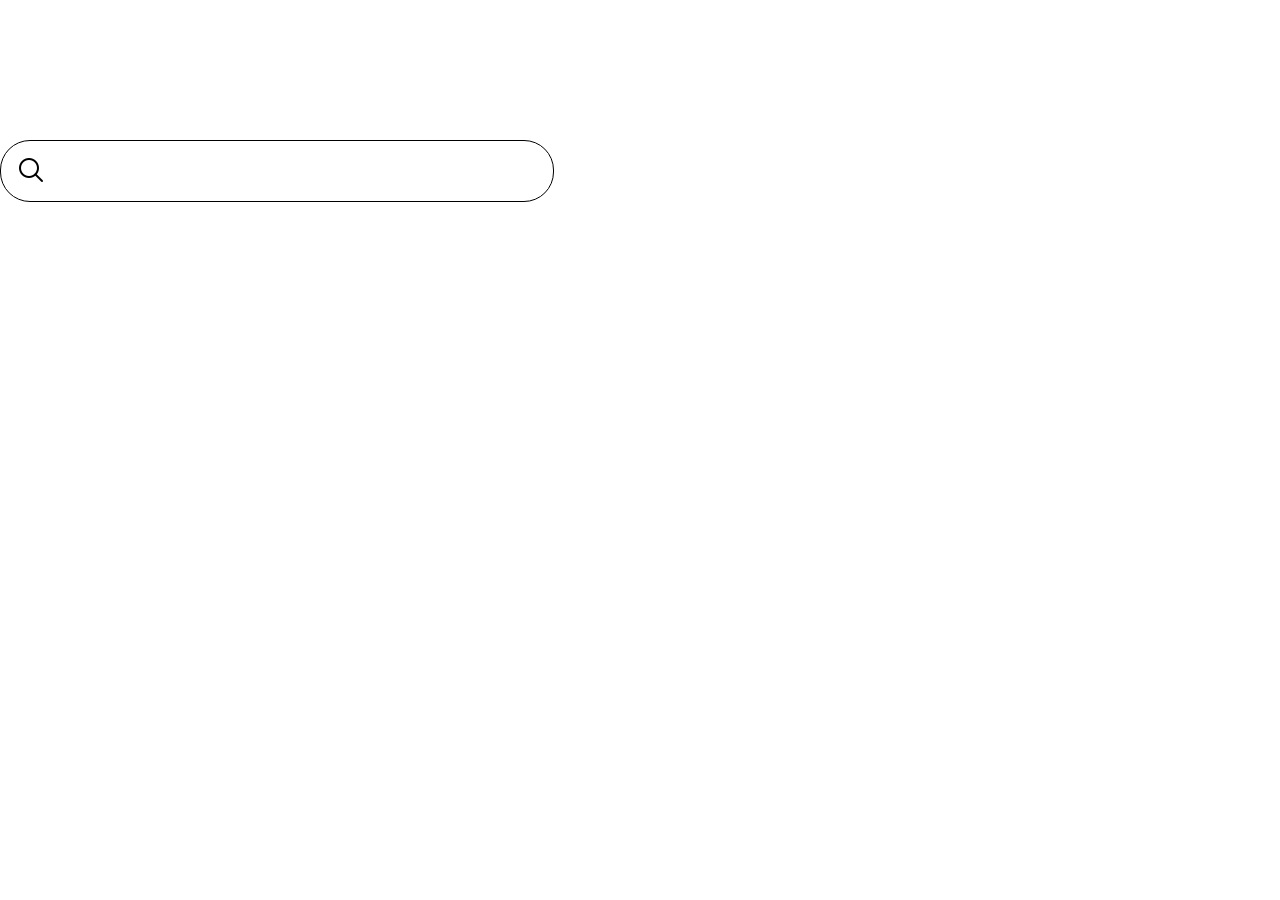
<file: search.html>
<!DOCTYPE html>
<html>
<head>
	<title></title>
	<link rel="stylesheet" type="text/css" href="css/search-bar.css">
</head>
<body>
	<div class="conatiner">
		<h1>Search for your Soulmate</h1>
		<div class="search-conainer">
			<img src="img/search-1.png" alt="search-button" id="search-btn">	
			<input type="text" id="search" placeholder="">		
			<p id="tip">Hit enter to search</p>
		</div>
	</div>

	<script type="text/javascript">
		
		const searchBtn = document.getElementById('search-btn');
		const search = document.getElementById('search');
		const tip = document.getElementById('tip');

		var i = 0;
		var message = 'Search for products, brands and more';
		var speed = 100;

		searchBtn.addEventListener('click', () => {
			search.style.width = '80%';
			search.style.paddingLeft = '60px';
			search.style.cursor = 'text';
			search.focus();

			typeWriter();
		})

		function typeWriter(){
			if(i < message.length){
				msg = search.getAttribute('placeholder') + message.charAt(i);

				search.setAttribute('placeholder', msg);
				i++;
				setTimeout(typeWriter, speed);
			}
		}

		search.addEventListener('keydown', () => {
			tip.style.visibility = 'visible';
			tip.style.opacity = 1;
		})

	</script>
</body>
</html>
</file>
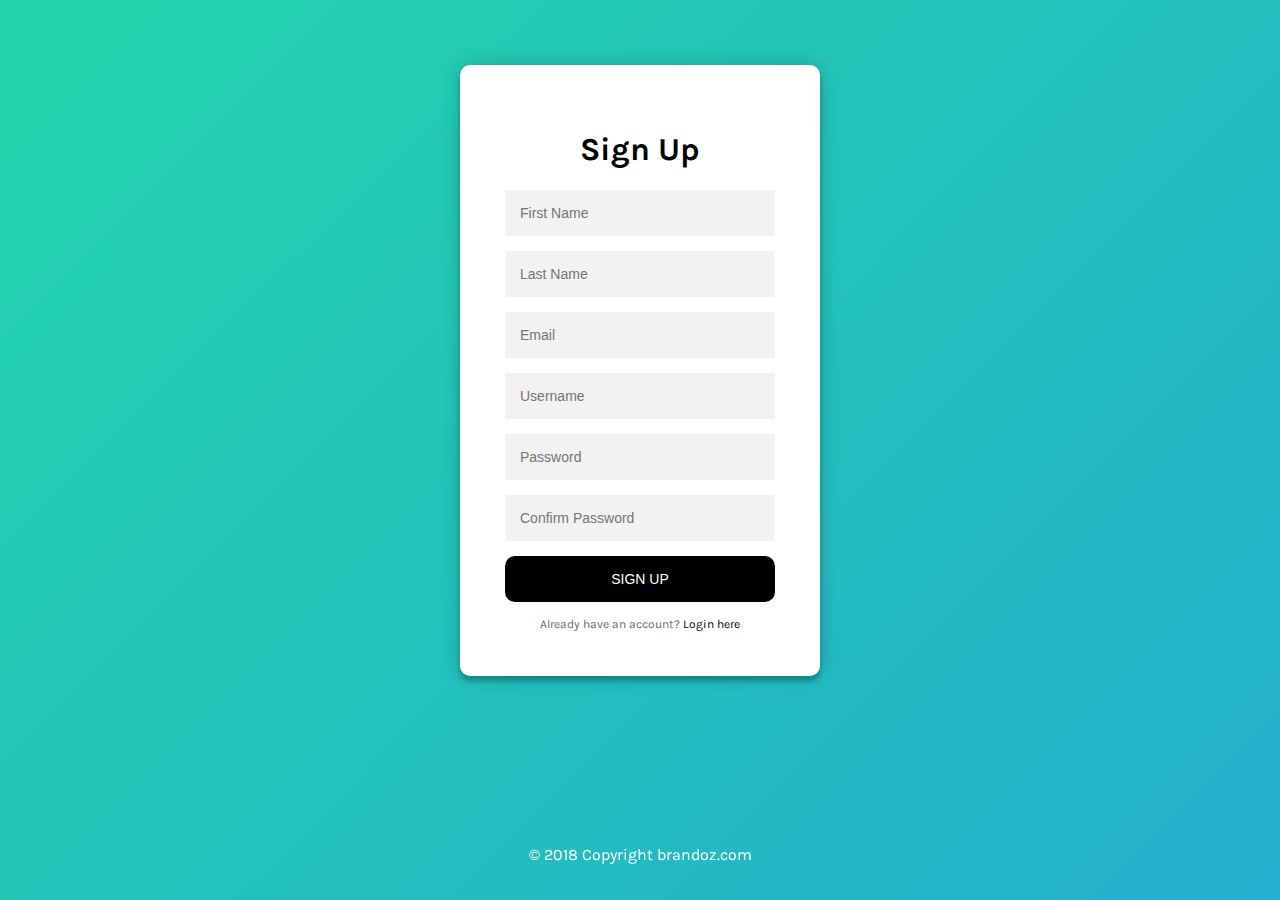
<file: sign-up-page.html>
<!DOCTYPE html>
<html>
<head>
	<title></title>
	
	<script type="text/javascript">
    
		$('.message a').click(function(){
   $('form').animate({height: "toggle", opacity: "toggle"}, "slow");
});

	</script>
	 <link rel="stylesheet" type="text/css" href="css/sign-up.css">
	

</head>
<body>
<div class="login-page">
  <div class="form">
  	 <h1>Sign Up</h1>

    <form class="register-form">
      <input type="text" placeholder="name"/>
      <input type="password" placeholder="password"/>
      <input type="text" placeholder="email address"/>
      <button>create</button>
      <p class="message">Already registered? <a href="#">Sign In</a></p>
    </form>
    <form class="login-form">
      <input type="text" placeholder="First Name" required/>
<input type="text" placeholder="Last Name" required/>
<input type="text" placeholder="Email" required/>

      <input type="text" placeholder="Username" required/>
      <input type="password" placeholder="Password" required/>
 <input type="password" placeholder="Confirm Password" required/>


      <button  type="submit" name="submit" id="submit">Sign Up</button>
      <p class="message">Already have an account? <a href="login-page.html">Login here</a></p>
    </form>
  </div>
</div>
<p class="footer">&copy; 2018 Copyright <a id="ftr" href="#">brandoz.com</a></p>
</body>
</html>
</file>
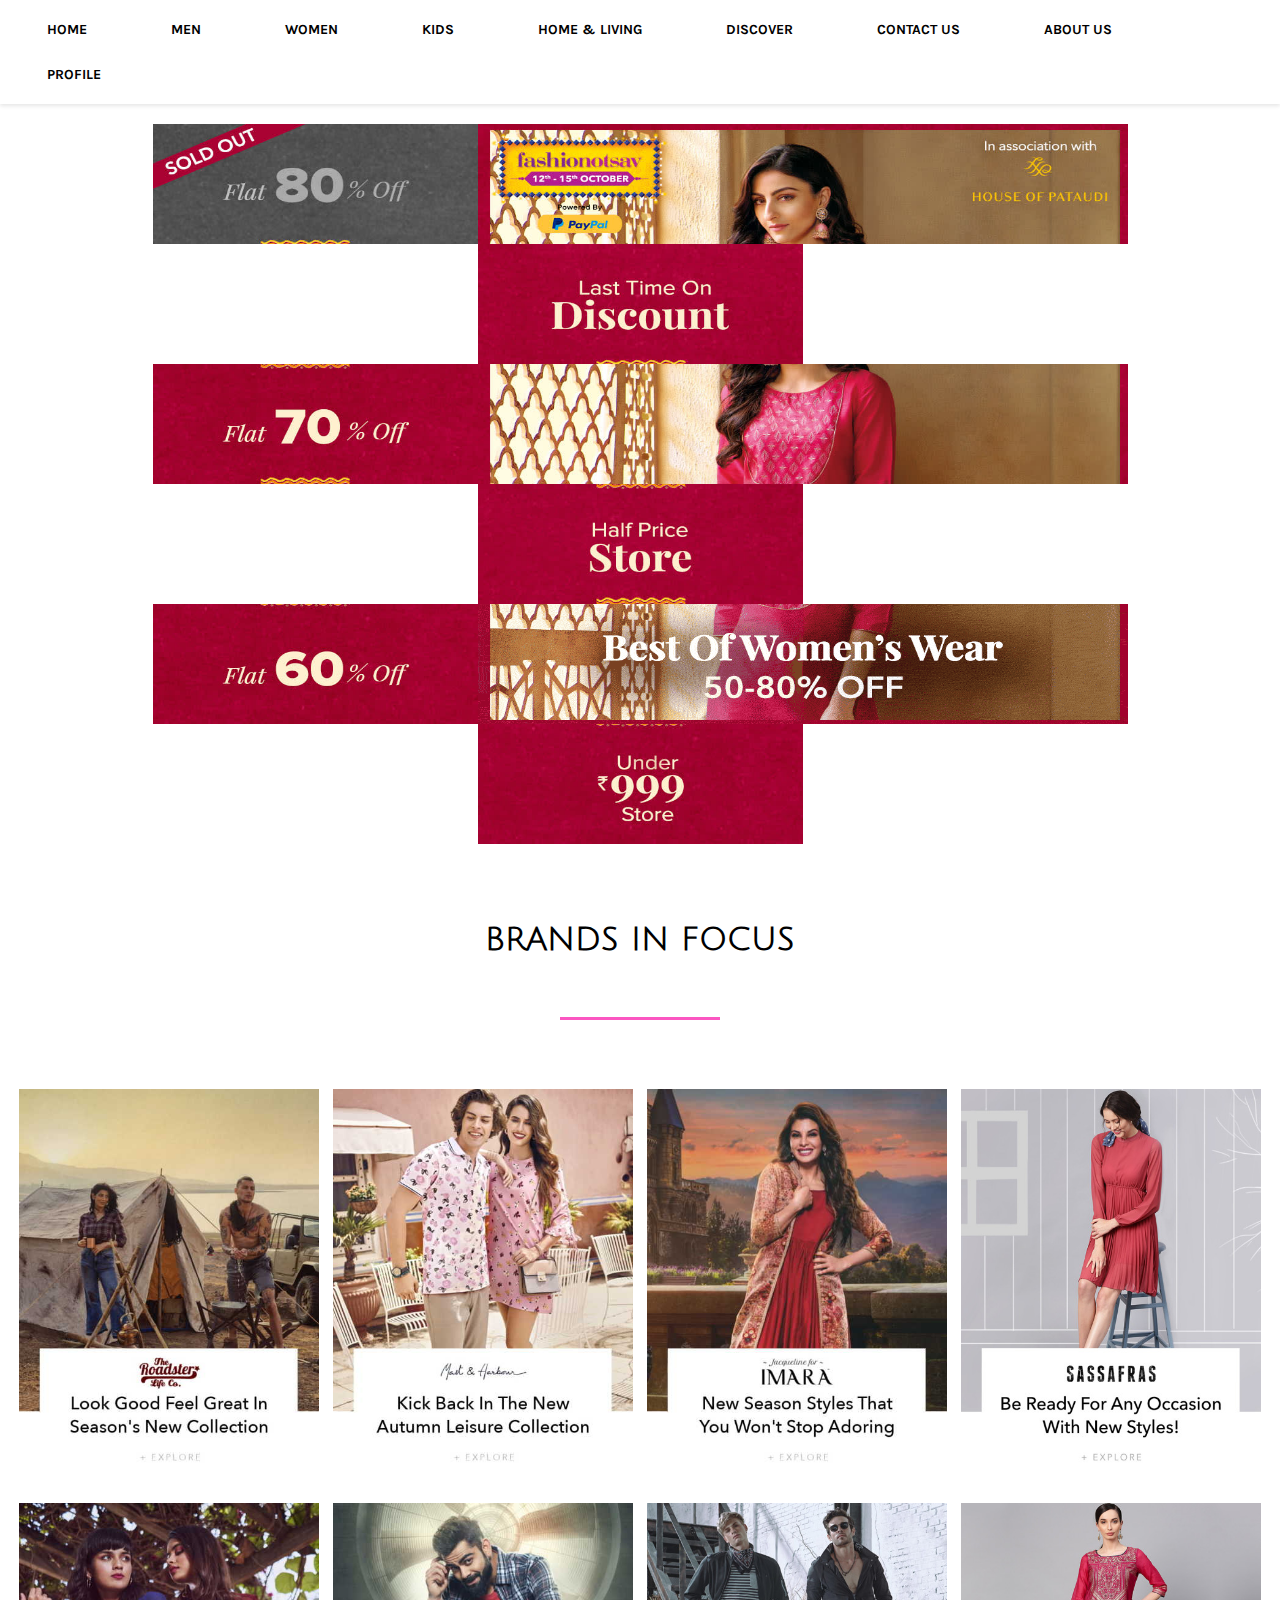
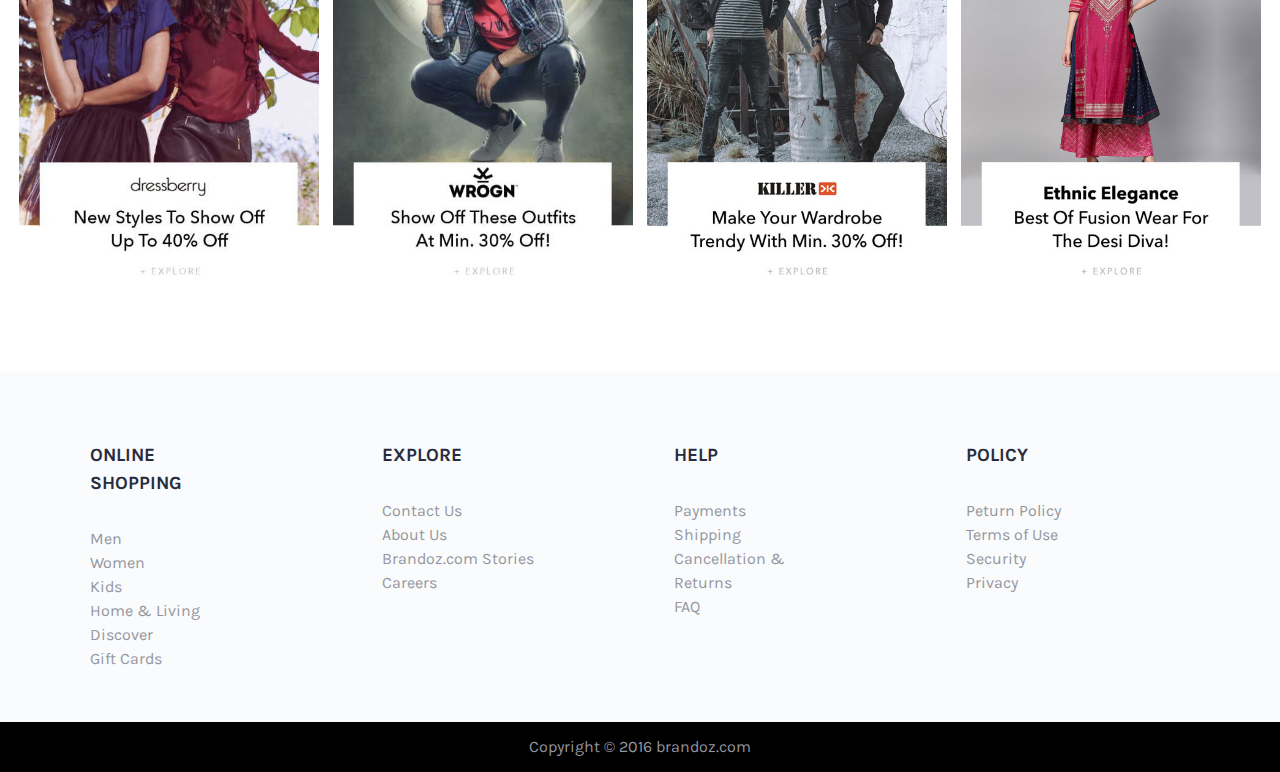
<file: women.html>
<!DOCTYPE html>
<html>
<head>
	<title></title>
	<link rel="stylesheet" type="text/css" href="css/women-style.css">
	<link rel="stylesheet" type="text/css" href="css/common-footer.css">
	<link href="https://fonts.googleapis.com/css?family=Julius+Sans+One&display=swap" rel="stylesheet">
	<style type="text/css">
		
.wrap{
	margin:0px;
	padding: 0px;
	width: 100%;
	box-shadow: 0px 2px 4px 0px rgba(0,0,0,0.1);
}

.menu{
	background-color: #fff;
	width: 100%;
	position: relative;	
}
.menu ul{
	list-style: none;
	margin: 0px;
	padding: 7px;
}

.menu ul li{
	display: inline-block;
}

.menu ul li a{
	display: block;
	line-height: 45px; 
	color: #000;
	font-size: 14px;
	font-weight: bold;
	padding: 0px 40px;
	text-decoration: none; 
	transition: all ease 0.5s;
}

.menu ul li:hover > a{
	color: #333;
}


.menu ul li:hover .mega-menu-1{
	visibility: visible;
	opacity: 1;
	margin-top: 0; 
}

.menu ul li:hover .mega-menu-2{
	visibility: visible;
	opacity: 1;
	margin-top: 0; 
}

.menu ul li:hover .mega-menu-3{
	visibility: visible;
	opacity: 1;
	margin-top: 0; 
}

.menu ul li:hover .mega-menu-4{
	visibility: visible;
	opacity: 1;
	margin-top: 0; 
}

.menu ul li:hover .mega-menu-5{
	visibility: visible;
	opacity: 1;
	margin-top: 0; 
}

.menu ul li:hover .mega-menu-6{
	visibility: visible;
	opacity: 1;
	margin-top: 0; 
}


.mega-menu-1{
	position: absolute;
	top: 105%;
	left: 150px;
	right: 150px;
	background-color: #fff;
	
	visibility: hidden;
	opacity: 0;
	transition: all ease 0.5s;
	margin-top: 20px;
	box-shadow: 0px 2px 4px 0px rgba(0,0,0,0.1);
}

.mega-menu-2{
	position: absolute;
	top: 105%;
	left: 150px;
	right: 150px;
	background-color: #fff;
	
	visibility: hidden;
	opacity: 0;
	transition: all ease 0.5s;
	margin-top: 20px;
	box-shadow: 0px 2px 4px 0px rgba(0,0,0,0.1);
}

.mega-menu-3{
	position: absolute;
	top: 105%;
	left: 150px;
	right: 150px;
	background-color: #fff;
	
	visibility: hidden;
	opacity: 0;
	transition: all ease 0.5s;
	margin-top: 20px;
	box-shadow: 0px 2px 4px 0px rgba(0,0,0,0.1);
}

.mega-menu-4{
	position: absolute;
	top: 105%;
	left: 150px;
	right: 150px;
	background-color: #fff;
	
	visibility: hidden;
	opacity: 0;
	transition: all ease 0.5s;
	margin-top: 20px;
	box-shadow: 0px 2px 4px 0px rgba(0,0,0,0.1);
}

.mega-menu-5{
	position: absolute;
	top: 105%;
	left: 150px;
	right: 150px;
	background-color: #fff;
	
	visibility: hidden;
	opacity: 0;
	transition: all ease 0.5s;
	margin-top: 20px;
	box-shadow: 0px 2px 4px 0px rgba(0,0,0,0.1);
}

.mega-menu-6{
	position: absolute;
	top: 105%;
	left: 150px;
	right: 150px;
	background-color: #fff;
	
	visibility: hidden;
	opacity: 0;
	transition: all ease 0.5s;
	margin-top: 20px;
	box-shadow: 0px 2px 4px 0px rgba(0,0,0,0.1);
}


.mega-menu-1 .mega-column-1{
	float: left;
	width: 15%;
	padding: 25px;
}

.mega-menu-2 .mega-column-2{
	float: left;
	width: 15%;
	padding: 25px;
}

.mega-menu-3 .mega-column-3{
	float: left;
	width: 15%;
	padding: 25px;
}

.mega-menu-4 .mega-column-4{
	float: left;
	width: 15%;
	padding: 25px;
}

.mega-menu-5 .mega-column-5{
	float: left;
	width: 15%;
	padding: 25px;
}

.mega-menu-6 .mega-column-6{
	float: left;
	width: 15%;
	padding: 25px;
}

.mega-menu-1 .mega-column-1 h3{
	color: #ee5f73;
	font-size: 14px;
	margin: 0 0 10px 0;
}

.mega-menu-2 .mega-column-2 h3{
	color: #fb56c1;
	font-size: 14px;
	margin: 0 0 10px 0;
}

.mega-menu-3 .mega-column-3 h3{
	color: #f26a10;
	font-size: 14px;
	margin: 0 0 10px 0;
}

.mega-menu-4 .mega-column-4 h3{
	color: #f2c210;
	font-size: 14px;
	margin: 0 0 10px 0;
}

.mega-menu-5 .mega-column-5 h3{
	color: #0db7af;
	font-size: 14px;
	margin: 0 0 10px 0;
}

.mega-menu-6 .mega-column-6 h3{
	color: #ff3f6c;
	font-size: 14px;
	margin: 0 0 10px 0;
}



.mega-menu-1 .mega-column-1 p{
	margin: 0px 0px 5px 0px;
}

.mega-menu-2 .mega-column-2 p{
	margin: 0px 0px 5px 0px;
}

.mega-menu-3 .mega-column-3 p{
	margin: 0px 0px 5px 0px;
}

.mega-menu-4 .mega-column-4 p{
	margin: 0px 0px 5px 0px;
}

.mega-menu-5 .mega-column-5 p{
	margin: 0px 0px 5px 0px;
}

.mega-menu-6 .mega-column-6 p{
	margin: 0px 0px 5px 0px;
}


.mega-menu-1 .mega-column-1 p a{
	color: #333;
	font-weight: normal;
	line-height: 20px;
	padding: 0px; 
}

.mega-menu-2 .mega-column-2 p a{
	color: #333;
	font-weight: normal;
	line-height: 20px;
	padding: 0px; 
}
.mega-menu-3 .mega-column-3 p a{
	color: #333;
	font-weight: normal;
	line-height: 20px;
	padding: 0px; 
}
.mega-menu-4 .mega-column-4 p a{
	color: #333;
	font-weight: normal;
	line-height: 20px;
	padding: 0px; 
}
.mega-menu-5 .mega-column-5 p a{
	color: #333;
	font-weight: normal;
	line-height: 20px;
	padding: 0px; 
}

.mega-menu-6 .mega-column-6 p a{
	color: #333;
	font-weight: normal;
	line-height: 20px;
	padding: 0px; 
}

.mega-menu-1 .mega-column-1 p a:hover{
 	text-shadow: -0.25px -0.25px 0 #000, 0.25px 0.25px #000; 
}

.mega-menu-2 .mega-column-2 p a:hover{
 	text-shadow: -0.25px -0.25px 0 #000, 0.25px 0.25px #000; 
}
	
.mega-menu-3 .mega-column-3 p a:hover{
 	text-shadow: -0.25px -0.25px 0 #000, 0.25px 0.25px #000; 
}
	
.mega-menu-4 .mega-column-4 p a:hover{
 	text-shadow: -0.25px -0.25px 0 #000, 0.25px 0.25px #000; 
}

.mega-menu-5 .mega-column-5 p a:hover{
 	text-shadow: -0.25px -0.25px 0 #000, 0.25px 0.25px #000; 
}


.mega-menu-6 .mega-column-6 p a:hover{
 	text-shadow: -0.25px -0.25px 0 #000, 0.25px 0.25px #000; 
}

button{
 padding:10px;
 border:1px solid #DCDCDC;
 background-color: #fff;
 font-weight: bold;
 color: #ff3f6c;
 outline: none;
 border-radius: 2px;

}

button:hover{
border-color: #ff3f6c;
}

	</style>
</head>
<body>

	<div class="wrap">
		<div class="menu">
			<ul>
				<li><a href="index.html	">HOME</a></li>
				<li><a href="men.html">MEN</a>
					<div class="mega-menu-1">
						<div class="mega-column-1">
							<h3>Topwear</h3>
							<p><a href="#">T-Shirts</a></p>
							<p><a href="#">Casual Shirts</a></p>
							<p><a href="#">Formal Shirts</a></p>
							<p><a href="#">Sweatshirts</a></p>
							<p><a href="#">Sweaters</a></p>
							<p><a href="#">Jackets</a></p>
							<p><a href="#">Blazers & Coats</a></p>
							<p><a href="#">Suits</a></p>
							<p><a href="#">Rain Jackets</a></p>
							<br>
							<hr>
							<br>
							<h3>Indian & Festive Wear</h3>
							<p><a href="#">Kurtas & Kurta Sets</a></p>
							<p><a href="#">Sherwanis</a></p>
							<p><a href="#">Nehru Jackets</a></p>
							<p><a href="#">Dhotis</a></p>
						</div>
						<div class="mega-column-1">
							<h3>Bottomwear</h3>
							<p><a href="#">Jeans</a></p>
							<p><a href="#">Casual Trousers</a></p>
							<p><a href="#">Formal Trousers</a></p>
							<p><a href="#">Shorts</a></p>
							<p><a href="#">Track Pants & Joggers</a></p>
							<br>
							<hr>
							<br>
							<h3>Innerwear & Sleepwear</h3>
							<p><a href="#">Briefs & Trunks</a></p>
							<p><a href="#">Boxers</a></p>
							<p><a href="#">Vests</a></p>
							<p><a href="#">Sleepwear & Loungewear</a></p>
							<p><a href="#">Thermals</a></p>
							<br>
							<hr>
							<br>
							<h3>Plus Size</h3>
						</div>
						<div class="mega-column-1">
							<h3>Footwear</h3>
							<p><a href="#">Casual Shoes</a></p>
							<p><a href="#">Sports Shoes</a></p>
							<p><a href="#">Formal Shoes</a></p>
							<p><a href="#">Sneakers</a></p>
							<p><a href="#">Sandals & Floaters</a></p>
							<p><a href="#">Flip Flops</a></p>
							<p><a href="#">Socks</a></p>
							<br>
							<h3>Personal Care & Grooming</h3>
							<br>
							<h3>Sunglasses & Frames</h3>
							<br>
							<h3>Watches</h3>
						</div>
						<div class="mega-column-1">
							<h3>Sports & Active Wear</h3>
							<p><a href="#">Sports Shoes</a></p>
							<p><a href="#">Sports Sandals</a></p>
							<p><a href="#">Active T-Shirts</a></p>
							<p><a href="#">Track Pants & Shorts</a></p>
							<p><a href="#">Tracksuits</a></p>
							<p><a href="#">Jackets & Sweatshirts</a></p>
							<p><a href="#">Sports Accessories</a></p>
							<p><a href="#">Swimwear</a></p>
							<br>
							<hr>
							<br>
							<h3>Gadgets</h3>
							<p><a href="#">Smart Wearables</a></p>
							<p><a href="#">Fitness Gadgets</a></p>
							<p><a href="#">Headphones</a></p>
							<p><a href="#">Speakers</a></p>
						</div>
						<div class="mega-column-1">
							<h3>Fashion Accessories</h3>
							<p><a href="#">Wallets</a></p>
							<p><a href="#">Belts</a></p>
							<p><a href="#">Perfumes & Body Mists</a></p>
							<p><a href="#">Trimmers</a></p>
							<p><a href="#">Deodorants</a></p>
							<p><a href="#">Ties, Cufflinks & Pocket Squares</a></p>
							<p><a href="#">Accessory Gift Sets</a></p>
							<p><a href="#">Caps & Hats</a></p>
							<p><a href="#">Mufflers, Scarves & Gloves</a></p>
							<p><a href="#">Phone Cases</a></p>
							<p><a href="#">Rings & Wristwear</a></p>
							<p><a href="#">Helmets</a></p>
							<br>
							<h3>Bags & Backpacks</h3>
							<br>
							<h3>Luggages & Trolleys</h3>
						</div>
						<div class="clearfix"></div>
					</div>
				</li>
				<li><a href="women.html">WOMEN</a>
					<div class="mega-menu-2">
						<div class="mega-column-2">
							<h3>Indian & Fusion Wear</h3>
							<p><a href="#">Kurtas & Suits</a></p>
							<p><a href="#">Kurtis, Tunics & Tops</a></p>
							<p><a href="#">Ethnic Dresses</a></p>
							<p><a href="#">Leggings, Salwars & Churidars</a></p>
							<p><a href="#">Skirts & Palazzos</a></p>
							<p><a href="#">Sarees & Blouses</a></p>
							<p><a href="#">Dress Materials</a></p>
							<p><a href="#">Lehenga Cholis</a></p>
							<p><a href="#">Dupattas & Shawls</a></p>
							<p><a href="#">Jackets & Waistcoats</a></p>
							<br>
							<hr>
							<br>
							<h3>Belts, Scarves & More</h3>
							<br>
							<h3>Watches & Wearables</h3>
						</div>
						<div class="mega-column-2">
							<h3>Western Wear</h3>
							<p><a href="#">Dresses & Jumpsuits</a></p>
							<p><a href="#">Tops</a></p>
							<p><a href="#">T-Shirts</a></p>
							<p><a href="#">Shirts</a></p>
							<p><a href="#">Jeans & Jeggings</a></p>
							<p><a href="#">Trousers & Capris</a></p>
							<p><a href="#">Shorts & Skirts</a></p>
							<p><a href="#">Shrugs</a></p>
							<p><a href="#">Sweaters & Sweatshirts</a></p>
							<p><a href="#">Jackets & Waistcoats</a></p>
							<p><a href="#">Coats & Blazers</a></p>
							<br>
							<hr>
							<br>
							<h3>Sunglasses & Frames</h3>
						</div>
						<div class="mega-column-2">
							<h3>Footwear</h3>
							<p><a href="#">Flats</a></p>
							<p><a href="#">Casual Shoes</a></p>
							<p><a href="#">Heels</a></p>
							<p><a href="#">Boots</a></p>
							<p><a href="#">Sports Shoes & Floaters</a></p>
							<br>
							<hr>
							<br>
							<h3>Sports & Active Wear</h3>
							<p><a href="#">Clothing</a></p>
							<p><a href="#">Footwear</a></p>
							<p><a href="#">Sports Accessories</a></p>
							<p><a href="#">Sports Equipment</a></p>
						</div>
						<div class="mega-column-2">
							<h3>Lingerie & Sleepwear</h3>
							<p><a href="#">Bras & Lingerie Sets</a></p>
							<p><a href="#">Briefs</a></p>
							<p><a href="#">Shapewear</a></p>
							<p><a href="#">Sleepwear & Loungewear</a></p>
							<p><a href="#">Swimwear</a></p>
							<p><a href="#">Camisoles & Thermals</a></p>
							<br>
							<hr>
							<br>
							<h3>Beauty & Personal Care</h3>
							<p><a href="#">Makeup</a></p>
							<p><a href="#">Skincare</a></p>
							<p><a href="#">Premium Beauty</a></p>
							<p><a href="#">Lipsticks</a></p>
							<p><a href="#">Fragrances</a></p>
						</div>
						<div class="mega-column-2">
							<h3>Gadgets</h3>
							<p><a href="#">Smart Wearables</a></p>
							<p><a href="#">Fitness Gadgets</a></p>
							<p><a href="#">Headphones</a></p>
							<p><a href="#">Speakers</a></p>
							<br>
							<hr>
							<br>
							<h3>Jewellery</h3>
							<p><a href="#">Fashion Jewellery</a></p>
							<p><a href="#">Fine Jewellery</a></p>
							<p><a href="#">Earrings</a></p>
							<br>
							<hr>
							<br>
							<h3>Backpacks</h3>
							<br>
							<h3>Handbags, Bags & Wallets</h3>
							<br>
							<h3>Luggages & Trolleys</h3>
						</div>
						<div class="clearfix"></div>
					</div>
				</li>
				<li><a href="kids.html">KIDS</a>
					<div class="mega-menu-3">
						<div class="mega-column-3">
							<h3>Boys Clothing</h3>
							<p><a href="#">T-Shirts</a></p>
							<p><a href="#">Shirts</a></p>
							<p><a href="#">Shorts</a></p>
							<p><a href="#">Jeans</a></p>
							<p><a href="#">Trousers</a></p>
							<p><a href="#">Clothing Sets</a></p>
							<p><a href="#">Ethnic Wear</a></p>
							<p><a href="#">Track Pants & Pyjamas</a></p>
							<p><a href="#">Jacket, Sweater & Sweatshirts</a></p>
							<p><a href="#">Innerwear & Sleepwear</a></p>
						</div>
						<div class="mega-column-3">
							<h3>Girls Clothing</h3>
							<p><a href="#">Dresses</a></p>
							<p><a href="#">Tops</a></p>
							<p><a href="#">T-shirts</a></p>
							<p><a href="#">Clothing Sets</a></p>
							<p><a href="#">Ethnic wear</a></p>
							<p><a href="#">Dungarees & Jumpsuits</a></p>
							<p><a href="#">Skirts & shorts</a></p>
							<p><a href="#">Tights & Leggings</a></p>
							<p><a href="#">Jeans, Trousers & Capris</a></p>
							<p><a href="#">Jacket, Sweater & Sweatshirts</a></p>
							<p><a href="#">Innerwear & Sleepwear</a></p>
						</div>
						<div class="mega-column-3">
							<h3>Boys Footwear</h3>
							<p><a href="#">Casual Shoes</a></p>
							<p><a href="#">Sports Shoes</a></p>
							<p><a href="#">Sandals</a></p>
							<p><a href="#">Flip flops</a></p>
							<p><a href="#">School Shoes</a></p>
							<br>
							<hr>
							<br>
							<h3>Girls Footwear</h3>
							<p><a href="#">Flats</a></p>
							<p><a href="#">Casual Shoes</a></p>
							<p><a href="#">Heels</a></p>
							<p><a href="#">Flip flops</a></p>
							<p><a href="#">Sandals</a></p>
							<p><a href="#">School Shoes</a></p>
						</div>
						<div class="mega-column-3">
							<h3>Infants</h3>
							<p><a href="#">Rompers & Onesies</a></p>
							<p><a href="#">Clothing Sets</a></p>
							<p><a href="#">Tshirts & Tops</a></p>
							<p><a href="#">Dresses</a></p>
							<p><a href="#">Bottom wear</a></p>
							<p><a href="#">Winter Wear</a></p>
							<p><a href="#">Innerwear & Sleepwear</a></p>
							<p><a href="#">Infants Accessories</a></p>
							<br>
							<hr>
							<br>
							<h3>Kids Accessories</h3>
							<p><a href="#">Bags & Backpacks</a></p>
							<p><a href="#">Watches</a></p>
							<p><a href="#">Jewellery & Hair Accessories</a></p>
							<p><a href="#">Eyewear</a></p>
							<br>
							<hr>
							<br>
							<h3>Home & Bath</h3>
						</div>
						<div class="mega-column-3">
							<h3>Brands</h3>
							<p><a href="#">United Colors of Benetton</a></p>
							<p><a href="#">Yk</a></p>
							<p><a href="#">U.S. Polo Assn. Kids</a></p>
							<p><a href="#">GAP Kids</a></p>
							<p><a href="#">Gini & Jony</a></p>
							<p><a href="#">Peppermint</a></p>
							<p><a href="#">next</a></p>
							<p><a href="#">Allen Solly Junior</a></p>
							<p><a href="#">Nike</a></p>
							<p><a href="#">Pepe Jeans</a></p>
							<p><a href="#">H&M</a></p>
						</div>
						<div class="clearfix"></div>
					</div>
				</li>
				<li><a href="h&l.html">HOME & LIVING</a>
					<div class="mega-menu-4">
						<div class="mega-column-4">
							<h3>Bed Linen & Furnishing</h3>
							<p><a href="#">Bedsheets</a></p>
							<p><a href="#">Bedding Sets</a></p>
							<p><a href="#">Blankets, Quilts & Dohars</a></p>
							<p><a href="#">Pillows & Pillow Covers</a></p>
							<p><a href="#">Bed Covers</a></p>
							<br>
							<hr>
							<br>
							<h3>Flooring</h3>
							<p><a href="#">Carpets</a></p>
							<p><a href="#">Floor Mats & Dhurries</a></p>
							<p><a href="#">Door Mats</a></p>
						</div>
						<div class="mega-column-4">
							<h3>Bath</h3>
							<p><a href="#">Bath Towels</a></p>
							<p><a href="#">Hand & Face Towels</a></p>
							<p><a href="#">Beach Towels</a></p>
							<p><a href="#">Towels Set</a></p>
							<p><a href="#">Bath Rugs</a></p>
							<p><a href="#">Bath Robes</a></p>
							<p><a href="#">Bathroom Accessories</a></p>
							<br>
							<hr>
							<br>
							<h3>Lamps & Lighting</h3>
							<p><a href="#">Floor Lamps</a></p>
							<p><a href="#">Table Lamps</a></p>
							<p><a href="#">Wall Lamps</a></p>
						</div>
						<div class="mega-column-4">
							<h3>Home Décor</h3>
							<p><a href="#">Plants & Planters</a></p>
							<p><a href="#">Aromas & Candles</a></p>
							<p><a href="#">Clocks</a></p>
							<p><a href="#">Mirrors</a></p>
							<p><a href="#">Wall Décor</a></p>
							<p><a href="#">Wall Shelves</a></p>
							<p><a href="#">Fountains</a></p>
							<p><a href="#">Showpieces & Vases</a></p>
							<br>
							<h3>Cushions & Cushion Covers</h3>
							<br>
							<h3>Curtains</h3>
						</div>
						<div class="mega-column-4">
							<h3>Kitchen & Table</h3>
							<p><a href="#">Tableware & Serveware</a></p>
							<p><a href="#">Bar & Drinkware2</a></p>
							<p><a href="#">Cookware & Kitchen Tools</a></p>
							<p><a href="#">Kitchen Storage</a></p>
							<p><a href="#">Table Covers & Furnishings</a></p>
							<br>
							<hr>
							<br>
							<h3>Storage</h3>
							<p><a href="#">Organisers</a></p>
							<p><a href="#">Hooks & Holders</a></p>
						</div>
						<div class="mega-column-4">
							<h3>Brands</h3>
							<p><a href="#">Bombay Dyeing</a></p>
							<p><a href="#">Spaces</a></p>
							<p><a href="#">D'Decor</a></p>
							<p><a href="#">Portico New York</a></p>
							<p><a href="#">Pure Home & Living</a></p>
							<p><a href="#">Swayam</a></p>
							<p><a href="#">Raymond Home</a></p>
							<p><a href="#">Maspar</a></p>
							<p><a href="#">Corelle</a></p>
							<p><a href="#">Trident</a></p>
							<p><a href="#">Cortina</a></p>
							<p><a href="#">Story@Home</a></p>
							<p><a href="#">Random</a></p>
							<p><a href="#">Home Sparkle</a></p>
							<p><a href="#">ROMEE</a></p>
							<p><a href="#">SEJ by Nisha Gupta</a></p>
						</div>
						<div class="clearfix"></div>
					</div>
				</li>
				<li><a href="discover.html">DISCOVER</a>
					<div class="mega-menu-5">
						<div class="mega-column-5">
							<h3>Brands For Him</h3>
							<p><a href="#">H&M</a></p>
							<p><a href="#">Roadster</a></p>
							<p><a href="#">United Colors of Benetton</a></p>
							<p><a href="#">Nike</a></p>
							<p><a href="#">Adidas</a></p>
							<p><a href="#">GAP</a></p>
							<p><a href="#">Levis</a></p>
							<p><a href="#">Tommy Hilfiger</a></p>
							<p><a href="#">Marks & Spencer</a></p>
							<p><a href="#">Louis Philippe</a></p>
							<p><a href="#">Wildcraft</a></p>
							<p><a href="#">Puma</a></p>
							<p><a href="#">Blackberry</a></p>
							<p><a href="#">INVICTUS</a></p>
							<p><a href="#">WROGN</a></p>
							<p><a href="#">HRX by Hrithik Roshan</a></p>
							<p><a href="#">House Of Pataudi</a></p>
						</div>
						<div class="mega-column-5">
							<h3>Brands For Her</h3>
							<p><a href="#">H&M</a></p>
							<p><a href="#">W</a></p>
							<p><a href="#">Forever21</a></p>
							<p><a href="#">Marks & Spencer</a></p>
							<p><a href="#">Dorothy Perkins</a></p>
							<p><a href="#">Mango</a></p>
							<p><a href="#">Hidesign</a></p>
							<p><a href="#">Catwalk</a></p>
							<p><a href="#">MAC</a></p>
							<p><a href="#">Pretty Secrets</a></p>
							<p><a href="#">Accessorize</a></p>
							<p><a href="#">Only</a></p>
							<p><a href="#">Arrow</a></p>
							<p><a href="#">Anouk</a></p>
							<p><a href="#">all about you</a></p>
							<p><a href="#">House Of Pataudi</a></p>
						</div>
						<div class="mega-column-5">
							<h3>Trends For Him</h3>
							<p><a href="#">Denim Destinations</a></p>
							<p><a href="#">Athleisure</a></p>
							<p><a href="#">Military Inspiration</a></p>
							<p><a href="#">Monochrome</a></p>
							<p><a href="#">Street</a></p>
							<br>
							<hr>
							<br>
							<h3>Trends For Her</h3>
							<p><a href="#">Retro</a></p>
							<p><a href="#">Indi</a></p>
							<p><a href="#">Soft Romantic</a></p>
							<p><a href="#">Summer Pastels</a></p>
							<p><a href="#">Denim Destinations</a></p>
						</div>
						<div class="mega-column-5">
							<h3>Premium For Him</h3>
							<p><a href="#">American Eagle</a></p>
							<p><a href="#">Superdry</a></p>
							<p><a href="#">Lacoste</a></p>
							<p><a href="#">Polo Ralph Lauren</a></p>
							<p><a href="#">Calvin Klein</a></p>
							<br>
							<hr>
							<br>
							<h3>Premium For Her</h3>
							<p><a href="#">Forever New</a></p>
							<p><a href="#">Aldo</a></p>
							<p><a href="#">Guess</a></p>
							<p><a href="#">Bobbi Brown</a></p>
							<p><a href="#">Swarovski</a></p>
						</div>
						<div class="mega-column-5">
							<h3>Brandoz Benefits</h3>
							<p><a href="#">Brandoz Insider</a></p>
							<p><a href="#">Try & Buy</a></p>
							<p><a href="#">Easy Returns & Exchanges</a></p>
							<p><a href="#">Customer Care</a></p>
							<p><a href="#">Quick Guide</a></p>
							<p><a href="#">Gift Card</a></p>
							<br>
							<hr>
							<br>
							<h3>Contest</h3>
							<p><a href="#">Brandoz Fashion Superstar</a></p>
						</div>
						<div class="clearfix"></div>
					</div>
				</li>
				<li><a href="contact.html">CONTACT US</a></li>
				<li><a href="about.html">ABOUT US</a></li>
				<li><a href="#">PROFILE</a>
					<div class="mega-menu-6">
						<div class="mega-column-6">
							<h3>Welcome</h3>
							<p>To access account and manage orders</p>
							<br>
							<button>SIGN UP</button>
							<button>LOG IN</button>
							<br>
							<br>
							<hr>
							<br>
							<p><a href="#">Orders</a></p>
							<p><a href="#">Wishlist</a></p>
							<p><a href="#">Gift Cards</a></p>
							<p><a href="#">Customer Care</a></p>
							<p><a href="#">Contact Us</a></p>
							<p><a href="#">Brandoz Insider</a></p>
							<br>
							<hr>
							<br>
							<p><a href="#">Brandoz Credit</a></p>
							<p><a href="#">PhonePe Wallet</a></p>
							<p><a href="#">Coupons</a></p>
							<p><a href="#">Saved Cards</a></p>
							<p><a href="#">Saved Addresses</a></p>
						</div>
						<div class="mega-column-6">
							<h3>My Account</h3>
							<p><a href="#">My Profile</a></p>
							<p><a href="#">Supercoin Zone</a></p>
							<p><a href="#">Brandoz Plus Zone</a></p>
							<p><a href="#">My Chats</a></p>
							<p><a href="#">Notification</a></p>
						</div>
						<div class="mega-column-6">
							<h3>Your Lists</h3>
							<p><a href="#">Create a List</a></p>
							<p><a href="#">Find a Gift</a></p>
							<p><a href="#">Save Items from the Web</a></p>
							<p><a href="#">Wedding Registry</a></p>
							<p><a href="#">Baby Registry</a></p>
							<p><a href="#">Friends & Family Gifting</a></p>
							<p><a href="#">BrandozSmile Charity Lists</a></p>
							<p><a href="#">Pantry Lists</a></p>
							<p><a href="#">Your Hearts</a></p>
							<p><a href="#">Explore Idea Lists</a></p>
							<p><a href="#">Explore Showroom</a></p>
							<p><a href="#">Take the Home Style Quiz</a></p>
						</div>
						<div class="mega-column-6">
							<h3>More</h3>
							<p><a href="#">Notification Preferences</a></p>
							<p><a href="#">Sell on Brandoz</a></p>
							<p><a href="#">24x7 Customer Care</a></p>
							<p><a href="#">Advertise</a></p>
						</div>
						<div class="mega-column-6">
							<p>Enjoy the hassle-free experience as you shop comfortably from your home or your workplace. You can also shop for your friends, family and loved-ones and available our gift services for special occasions.</p>
							<br>
							<hr>
							<br>
							<button>LOG OUT</button>
						</div>
						<div class="clearfix"></div>
					</div>
				</li>
			</ul>
		</div>	
	</div>




	<!--image-banner-->
	<div class="image-image" align="center">

	<div class="img-banner">
		<a href="#"><img src="img/w1.jpg" height="120px" width="325px"></a>
		<a href="#"><img src="img/w2.jpg" height="120px" width="325px"></a>
		<a href="#"><img src="img/w3.jpg" height="120px" width="325px"></a>
		<a href="#"><img src="img/w4.jpg" height="120px" width="325px"></a>
	</div>
	<div class="img-banner">
		<a href="#"><img src="img/w5.jpg" height="120px" width="325px"></a>
		<a href="#"><img src="img/w6.jpg" height="120px" width="325px"></a>
		<a href="#"><img src="img/w7.jpg" height="120px" width="325px"></a>
		<a href="#"><img src="img/w8.jpg" height="120px" width="325px"></a>
	</div>
	<div class="img-banner">
		<a href="#"><img src="img/w9.jpg" height="120px" width="325px"></a>
		<a href="#"><img src="img/w10.gif" height="120px" width="325px"></a>
		<a href="#"><img src="img/w11.gif" height="120px" width="325px"></a>
		<a href="#"><img src="img/w12.jpg" height="120px" width="325px"></a>
	</div>
</div>

<br>
<br>
<br>

<h1 align="center" style="font-family: 'Julius Sans One', sans-serif; margin-bottom:60px;">BRANDS IN FOCUS</h1>
<div class="cr" align="center">
<span class="border"></span>
</div>


<div class="cards-conatiner" align="center">
<div class="c1">
<a href="#"><img src="img/c1.jpg" height="400px" width="300px"></a>
</div>
<div class="c1">
<a href="#"><img src="img/c2.jpg" height="400px" width="300px"></a>
</div>
<div class="c1">
<a href="#"><img src="img/c3.jpg" height="400px" width="300px"></a>
</div>
<div class="c1">
<a href="#"><img src="img/c4.jpg" height="400px" width="300px"></a>
</div>
<div class="c1">
<a href="#"><img src="img/c5.jpg" height="400px" width="300px"></a>
</div>
<div class="c1">
<a href="#"><img src="img/c6.jpg" height="400px" width="300px"></a>
</div>
<div class="c1">
<a href="#"><img src="img/c7.jpg" height="400px" width="300px"></a>
</div>
<div class="c1">
<a href="#"><img src="img/c8.jpg" height="400px" width="300px"></a>
</div>
</div>


<!--footer-->
   <div class="footer">
                <div class="footer-content">

                	      <div class="footer-section-social">
                        
                        <ul>
                    <h3>ONLINE SHOPPING</h3>	
                            <li>
                                <a href="#">Men</a>
                            </li>
                            <li>
                                <a href="#">Women</a>
                            </li>
                            <li>
                                <a href="#">Kids</a>
                            </li>
                            <li>
                                <a href="#">Home & Living</a>
                            </li>
                            <li>
                                <a href="#">Discover</a>
                            </li>
                            <li>
                                <a href="#">Gift Cards</a>
                            </li>
                        </ul>
                   


                    </div>
              <div class="footer-section-explore">
                        <ul>
			<h3>EXPLORE</h3>
                            <li><a href="#">Contact Us</a></li>
                            <li><a href="#">About Us</a></li>
                            <li><a href="#">Brandoz.com Stories</a></li>
                            <li><a href="#">Careers</a></li>
                        </ul>
                    </div>

                <div class="footer-section-help">
                        
                        <ul>
                    <h3>HELP</h3>
                            <li><a href="#">Payments</a></li>
                            <li><a href="#">Shipping</a></li>
                            <li><a href="#">Cancellation & Returns</a></li>
                            <li><a href="#">FAQ</a></li>
                        </ul>
                    </div>

                     <div class="footer-section-policy">
                        
                        <ul>
                    <h3>POLICY</h3>
                            <li>
                                <a href="#">Peturn Policy</a>
                            </li>
                            <li>
                                <a href="#">Terms of Use</a>
                            </li>
                            <li>
                                <a href="#">Security</a>
                            </li>
                            <li>
                                <a href="#">Privacy</a>
                            </li>
                        </ul>
                    </div>


                   

                    
                </div>



        <div class="footer-bottom">
            Copyright &copy; 2016 brandoz.com
        </div>
    </div>


</body>
</html>
</file>
<file: css/about-style.css>
@import url('https://fonts.googleapis.com/css?family=Karla&display=swap');	





body{
	background-color: #fff;
	margin: 0;
	padding: 0;
	font-family: 'Karla', sans-serif;
}


.abc{

}

.team-section {
overflow: hidden;
text-align:center;
background: #143d59;
padding: 60px;
}

.team-section h1{
text-transform: uppercase;
margin-bottom:60px;	
color:#fff; 
font-size:40px;

}

.border{
display:inline-block;
margin:0;
width:160px;
height:3px;
background: #f4b41a;
margin-bottom:40px;
}

.photo-section{
margin-bottom:40px;
}

.photo-section a{
display:inline-block;
margin:0 30px;
width: 160px;
overflow:hidden; 
height: 160px;
}


.photo-section a img{
border-radius:50%;
filter: grayscale(100%);
transition: 0.4s all;
}

.photo-section a:hover > img{
filter:none;
}

.section{
width:600px;	
margin:auto;
font-size:20px;
color:white;
text-align:justify;
height:0;
overflow:hidden;

}

.section:target{
height:auto;
}


.name{
display:block;
margin-bottom:30px;
font-weight:bold;
text-align:center;
text-transform:uppercase;
font-size:22px;
}

.company-section h1{
	font-size: 40px;
	text-transform: uppercase;
	
	margin-bottom: 60px;
	text-align: center;
}

h3{
	max-width: 900px;
	margin-bottom: 60px;
}

.content-box{
	background: #fff;
	display: inline-block;
	margin-bottom: 60px;
}

.row-3{
	max-width: 400px;
	margin-right: 20px;
}


.row-4{

	max-width: 400px;
	margin-right: 20px;
}

.row-5{

	max-width: 400px;
}
</file>
<file: css/contact-style.css>
@import url('https://fonts.googleapis.com/css?family=Karla&display=swap');	




body{
	background-color: #fff;
	margin: 0;
	padding: 0;
	font-family: 'Karla', sans-serif;
}

.contact-container h1{
text-transform: uppercase;
margin-bottom:60px;	
color:#000; 
font-size:40px;
}

.border{
display:inline-block;
margin:0;
width:160px;
height:3px;
background: #f4b41a;
margin-bottom:40px;
}

.border-2{
display:inline-block;
margin:0;
width:160px;
height:3px;
background: #f4b41a;
margin-bottom:30px;
}
.contact-container{
	text-align:justify;
	max-width: 1000px;
}

.contact-container p{
	margin-bottom: 30px;
	color: #fff;
}
.contact-container-2{
	overflow: hidden;
background: #143d59;
padding: 60px;
}

.contact-container-2 h3{
	color: #fff;
}

input[type=text], select, textarea {
  width: 100%;
  padding: 12px;
  border: 1px solid #ccc;
  box-sizing: border-box;
  margin-top: 8px;
  margin-bottom: 16px;
  resize: vertical;
  font-size: 16px;
  outline-color: #143d59;
}

input[type=phone] {
  width: 100%;
  padding: 12px;
  border: 1px solid #ccc;
  box-sizing: border-box;
  margin-top: 8px;
  margin-bottom: 16px;
  resize: vertical;
  font-size: 16px;
  outline-color: #143d59;
}

input[type=email] {
  width: 100%;
  padding: 12px;
  border: 1px solid #ccc;
  box-sizing: border-box;
  margin-top: 8px;
  margin-bottom: 16px;
  resize: vertical;
  font-size: 16px;
  outline-color: #143d59;
}


input[type=submit] {
  background-color: #143d59;
  color: white;
  padding: 12px 20px;
  border: none;
  cursor: pointer;
  border-radius: 4px;
  font-size: 16px;
}

input[type=submit]:hover {
  opacity: 0.9;
}

.contact-box-container {
  border-radius: 5px;
  background-color: #F0F0F0;
  padding: 30px;
}
</file>
<file: css/discover-style.css>
@import url('https://fonts.googleapis.com/css?family=Karla&display=swap');	




body{
	background-color: #fff;
	margin: 0;
	padding: 0;
	font-family: 'Karla', sans-serif;
}

.img-banner{

   
}

.image-image{
	margin-top: 20px;
}


.c1{
box-shadow: 0 4px 8px 0 rgba(0, 0, 0, 0);
 display: inline-block;

}

.c1:hover{
box-shadow: 0 4px 8px 0 rgba(0, 0, 0, 0.1);
}

.border{
display:inline-block;
margin:0;
width:160px;
height:3px;
background: #0db7aF;
margin-top: 60px;
margin-bottom:60px;
}

.cards-conatiner{
	 font-size:0;
}


.img-1{
	margin-top: 20px;
}

.img{
	filter: grey;
    -webkit-filter: grayscale(1);
    -webkit-transition: all .8s ease-in-out;  
    display: inline-block;
}

.img:hover {
    filter: none;
      -webkit-filter: grayscale(0);
      -webkit-transform: scale(1.01);
}
</file>
<file: css/common-footer.css>
@import url('https://fonts.googleapis.com/css?family=Karla&display=swap');	


body{        
margin:0;
padding:0;
font-family: 'Karla', sans-serif;
}

    
.footer{
margin-top:60px;
background-color:rgb(250, 251, 252);
width:100%;
height:350px;
bottom: 0;
}

.footer .footer-content{
line-height: 1.5;
height: 350px;
overflow:auto;
}

ul{
list-style-type:none;
}


h3{
color: #282C3F;
margin-bottom: 30px;
}

ul li a{
text-decoration:none;
color:#94969F;
}

.footer-section-explore{
    
float: left;
width: 15%;
padding: 50px;
}

.footer-section-help{
 
float: left;
width: 15%;
padding: 50px;
}
    
.footer-section-policy{

float: left;
width: 15%;
padding: 50px;
}

.footer-section-social{
    
float: left;
width: 15%;
padding: 50px;
}

.footer-bottom{
background-color:#000;
color: #94969F;
line-height:50px;
width: 100%;
text-align:center;
bottom: 0;
left: 0px;
}
</file>
<file: css/h&l-style.css>
@import url('https://fonts.googleapis.com/css?family=Karla&display=swap');	




body{
	background-color: #fff;
	margin: 0;
	padding: 0;
	font-family: 'Karla', sans-serif;
}

.img-banner{

   
}

.image-image{
	margin-top: 20px;
}


.c1{
box-shadow: 0 4px 8px 0 rgba(0, 0, 0, 0);
display:inline-block;
  margin: 5px;

}

.c1:hover{
box-shadow: 0 4px 8px 0 rgba(0, 0, 0, 0.1);
}

.border{
display:inline-block;
margin:0;
width:160px;
height:3px;
background: #f2c210;
margin-top: 60px;
margin-bottom:60px;
}
</file>
<file: css/kids-style.css>
@import url('https://fonts.googleapis.com/css?family=Karla&display=swap');	




body{
	background-color: #fff;
	margin: 0;
	padding: 0;
	font-family: 'Karla', sans-serif;
}

.img-banner{

   
}

.image-image{
	margin-top: 20px;
}


.c1{
box-shadow: 0 4px 8px 0 rgba(0, 0, 0, 0);
display:inline-block;
  margin: 5px;

}

.c1:hover{
box-shadow: 0 4px 8px 0 rgba(0, 0, 0, 0.1);
}

.border{
display:inline-block;
margin:0;
width:160px;
height:3px;
background: #f26a10;
margin-top: 60px;
margin-bottom:60px;
}
</file>
<file: css/login-page-style.css>
@import url('https://fonts.googleapis.com/css?family=Karla&display=swap');

.login-page {
  width: 360px;
  padding: 13% 0 0;
  margin: auto;
}
.form {
  position: relative;
  border-radius: 10px;
  z-index: 1;
  background: #FFFFFF;
  max-width: 360px;
  margin: 0 auto 100px;
  padding: 45px;
  text-align: center;
  box-shadow: 0 0 20px 0 rgba(0, 0, 0, 0.2), 0 5px 5px 0 rgba(0, 0, 0, 0.24);
}
.form input {
  font-family: "Roboto", sans-serif;
  outline: 0;
  background: #f2f2f2;
  width: 100%;
  border: 0;
  margin: 0 0 15px;
  padding: 15px;
  box-sizing: border-box;
  font-size: 14px;
}
.form button {
  font-family: "Roboto", sans-serif;
  border-radius: 10px;
  text-transform: uppercase;
  outline: 0;
  background: #000000;
  width: 100%;
  border: 0;
  padding: 15px;
  color: #FFFFFF;
  font-size: 14px;
  -webkit-transition: all 0.3 ease;
  transition: all 0.3 ease;
  cursor: pointer;
}
.form button:hover,.form button:active,.form button:focus {
  background: #333333;
}
.form .message {
  margin: 15px 0 0;
  color: #696969;
  font-size: 12px;
}
.form .message a {
  color: #000000;
  text-decoration: none;
}
.form .register-form {
  display: none;
}
.container {
  position: relative;
  z-index: 1;
  max-width: 300px;
  margin: 0 auto;
}
.container:before, .container:after {
  content: "";
  display: block;
  clear: both;
}
.container .info {
  margin: 50px auto;
  text-align: center;
}
.container .info h1 {
  margin: 0 0 15px;
  padding: 0;
  font-size: 36px;
  font-weight: 300;
  color: #1a1a1a;
}
.container .info span {
  color: #4d4d4d;
  font-size: 12px;
}
.container .info span a {
  color: #000000;
  text-decoration: none;
}
.container .info span .fa {
  color: #EF3B3A;
}
body {
  background: -webkit-linear-gradient(right, #76b852, #8DC26F);
  background: -moz-linear-gradient(right, #76b852, #8DC26F);
  background: -o-linear-gradient(right, #76b852, #8DC26F);
  background: linear-gradient(to left, #76b852, #8DC26F);
  font-family: 'Karla', sans-serif;
  -webkit-font-smoothing: antialiased;
  -moz-osx-font-smoothing: grayscale; 
  background: linear-gradient(-45deg, #ee7752, #e73c7e, #23a6d5, #23d5ab);
  background-size: 400% 400%;
  animation: gradientBG 10s ease infinite;     
}

@keyframes gradientBG {
  0% {
    background-position: 0% 50%;
  }
  50% {
    background-position: 100% 50%;
  }
  100% {
    background-position: 0% 50%;
  }
}

.footer{
  position: fixed;
  left: 0;
  bottom: 140px;
  width: 100%;
  color: white;
  text-align: center;

}

#ftr{
color:#fff;
   text-decoration: none;
}

button a{
  text-decoration: none;
  color: #fff;
}
</file>
<file: css/style.css>
@import url('https://fonts.googleapis.com/css?family=Karla&display=swap');

*{
	margin: 0;
	font-family: 'Karla', sans-serif;
	font-size: 15px;
}

body{
	background-color: #fff;
}





.border{
display:inline-block;
margin:0;
width:160px;
height:3px;
background: #ee5f73;
margin-bottom:60px;
}


.img-1{
	margin-top: 20px;
}

.img{
	filter: grey;
    -webkit-filter: grayscale(1);
    -webkit-transition: all .8s ease-in-out;  
    display: inline-block;
}

.img:hover {
    filter: none;
      -webkit-filter: grayscale(0);
      -webkit-transform: scale(1.01);
}


----------------------
</file>
<file: css/men-style.css>
@import url('https://fonts.googleapis.com/css?family=Karla&display=swap');	




body{
	background-color: #fff;
	margin: 0;
	padding: 0;
	font-family: 'Karla', sans-serif;
}

.img-banner{
    font-size:0;
   
}

.image-image{
	margin-top: 20px;
}

.cards-container{

}

.c1{
box-shadow: 0 4px 8px 0 rgba(0, 0, 0, 0);
display:inline-block;
  margin: 5px;

}

.c1:hover{
box-shadow: 0 4px 8px 0 rgba(0, 0, 0, 0.1);
}

.border{
display:inline-block;
margin:0;
width:160px;
height:3px;
background: #ee5f73;
margin-bottom:60px;
}
</file>
<file: css/search-bar.css>
@import url('https://fonts.googleapis.com/css?family=Karla&display=swap');

body{
	margin: 0;
	font-family: 'Karla', sans-serif;
}

h1{
	color: white;
	font-size: 3.5em;
}

.container{
	width: 100%;
	height: 50%;
	background-color: rgb(28, 39, 54);
}


input{
	font-family: 'Karla', sans-serif;
	background-color: #fff;
	width: 40%;
	height: 20px;
	padding: 20px;
	border-radius: 30px;
	border: 1px solid black;
	color: #000;
	cursor: pointer;
	font-size: 1.3em;
	transition: width 2s ease;

}

input:focus{
	outline:none;
}

input::placeholder{
	color: #000;
}

img{
	
	margin: 15px 0 0 16px;
	position: absolute;
	cursor: pointer;
}

p{
	color: #fff;
	text-transform: uppercase;
	font-size: .8em;
	text-align: left;
	margin-left: 50px;
	visibility: hidden;
	opacity: 0;
	transition: opacity 2s;
}
</file>
<file: css/sign-up.css>
@import url('https://fonts.googleapis.com/css?family=Karla&display=swap');

.login-page {
  width: 360px;
  padding: 0% 0 0;
  margin: auto;
}
.form {
  position: relative;
  border-radius: 10px;
  z-index: 1;
  background: #FFFFFF;
  max-width: 360px;
  margin: 65px auto 50px;
  padding: 45px;
  text-align: center;
  box-shadow: 0 0 20px 0 rgba(0, 0, 0, 0.2), 0 5px 5px 0 rgba(0, 0, 0, 0.24);
}
.form input {
  font-family: "Roboto", sans-serif;
  outline: 0;
  background: #f2f2f2;
  width: 100%;
  border: 0;
  margin: 0 0 15px;
  padding: 15px;
  box-sizing: border-box;
  font-size: 14px;
}
.form button {
  font-family: "Roboto", sans-serif;
  border-radius: 10px;
  text-transform: uppercase;
  outline: 0;
  background: #000000;
  width: 100%;
  border: 0;
  padding: 15px;
  color: #FFFFFF;
  font-size: 14px;
  -webkit-transition: all 0.3 ease;
  transition: all 0.3 ease;
  cursor: pointer;
}
.form button:hover,.form button:active,.form button:focus {
  background: #333333;
}
.form .message {
  margin: 15px 0 0;
  color: #696969;
  font-size: 12px;
}
.form .message a {
  color: #000000;
  text-decoration: none;
}
.form .register-form {
  display: none;
}
.container {
  position: relative;
  z-index: 1;
  max-width: 300px;
  margin: 0 auto;
}
.container:before, .container:after {
  content: "";
  display: block;
  clear: both;
}
.container .info {
  margin: 50px auto;
  text-align: center;
}
.container .info h1 {
  margin: 0 0 15px;
  padding: 0;
  font-size: 36px;
  font-weight: 300;
  color: #1a1a1a;
}
.container .info span {
  color: #4d4d4d;
  font-size: 12px;
}
.container .info span a {
  color: #000000;
  text-decoration: none;
}
.container .info span .fa {
  color: #EF3B3A;
}
body {
  background: -webkit-linear-gradient(right, #76b852, #8DC26F);
  background: -moz-linear-gradient(right, #76b852, #8DC26F);
  background: -o-linear-gradient(right, #76b852, #8DC26F);
  background: linear-gradient(to left, #76b852, #8DC26F);
  font-family: 'Karla', sans-serif;
  -webkit-font-smoothing: antialiased;
  -moz-osx-font-smoothing: grayscale; 
  background: linear-gradient(-45deg, #ee7752, #e73c7e, #23a6d5, #23d5ab);
  background-size: 400% 400%;
  animation: gradientBG 10s ease infinite;     
}

@keyframes gradientBG {
  0% {
    background-position: 0% 50%;
  }
  50% {
    background-position: 100% 50%;
  }
  100% {
    background-position: 0% 50%;
  }
}

.footer{
position:fixed;
  left: 0;
bottom:20px;
  width: 100%;
  color: white;
  text-align: center;

}

#ftr{
color:#fff;
   text-decoration: none;
}
</file>
<file: css/women-style.css>
@import url('https://fonts.googleapis.com/css?family=Karla&display=swap');	




body{
	background-color: #fff;
	margin: 0;
	padding: 0;
	font-family: 'Karla', sans-serif;
}

.img-banner{
    font-size:0;
   
}

.image-image{
	margin-top: 20px;
}


.c1{
box-shadow: 0 4px 8px 0 rgba(0, 0, 0, 0);
display:inline-block;
  margin: 5px;

}

.c1:hover{
box-shadow: 0 4px 8px 0 rgba(0, 0, 0, 0.1);
}

.border{
display:inline-block;
margin:0;
width:160px;
height:3px;
background: #fb56c1;
margin-bottom:60px;
}
</file>
